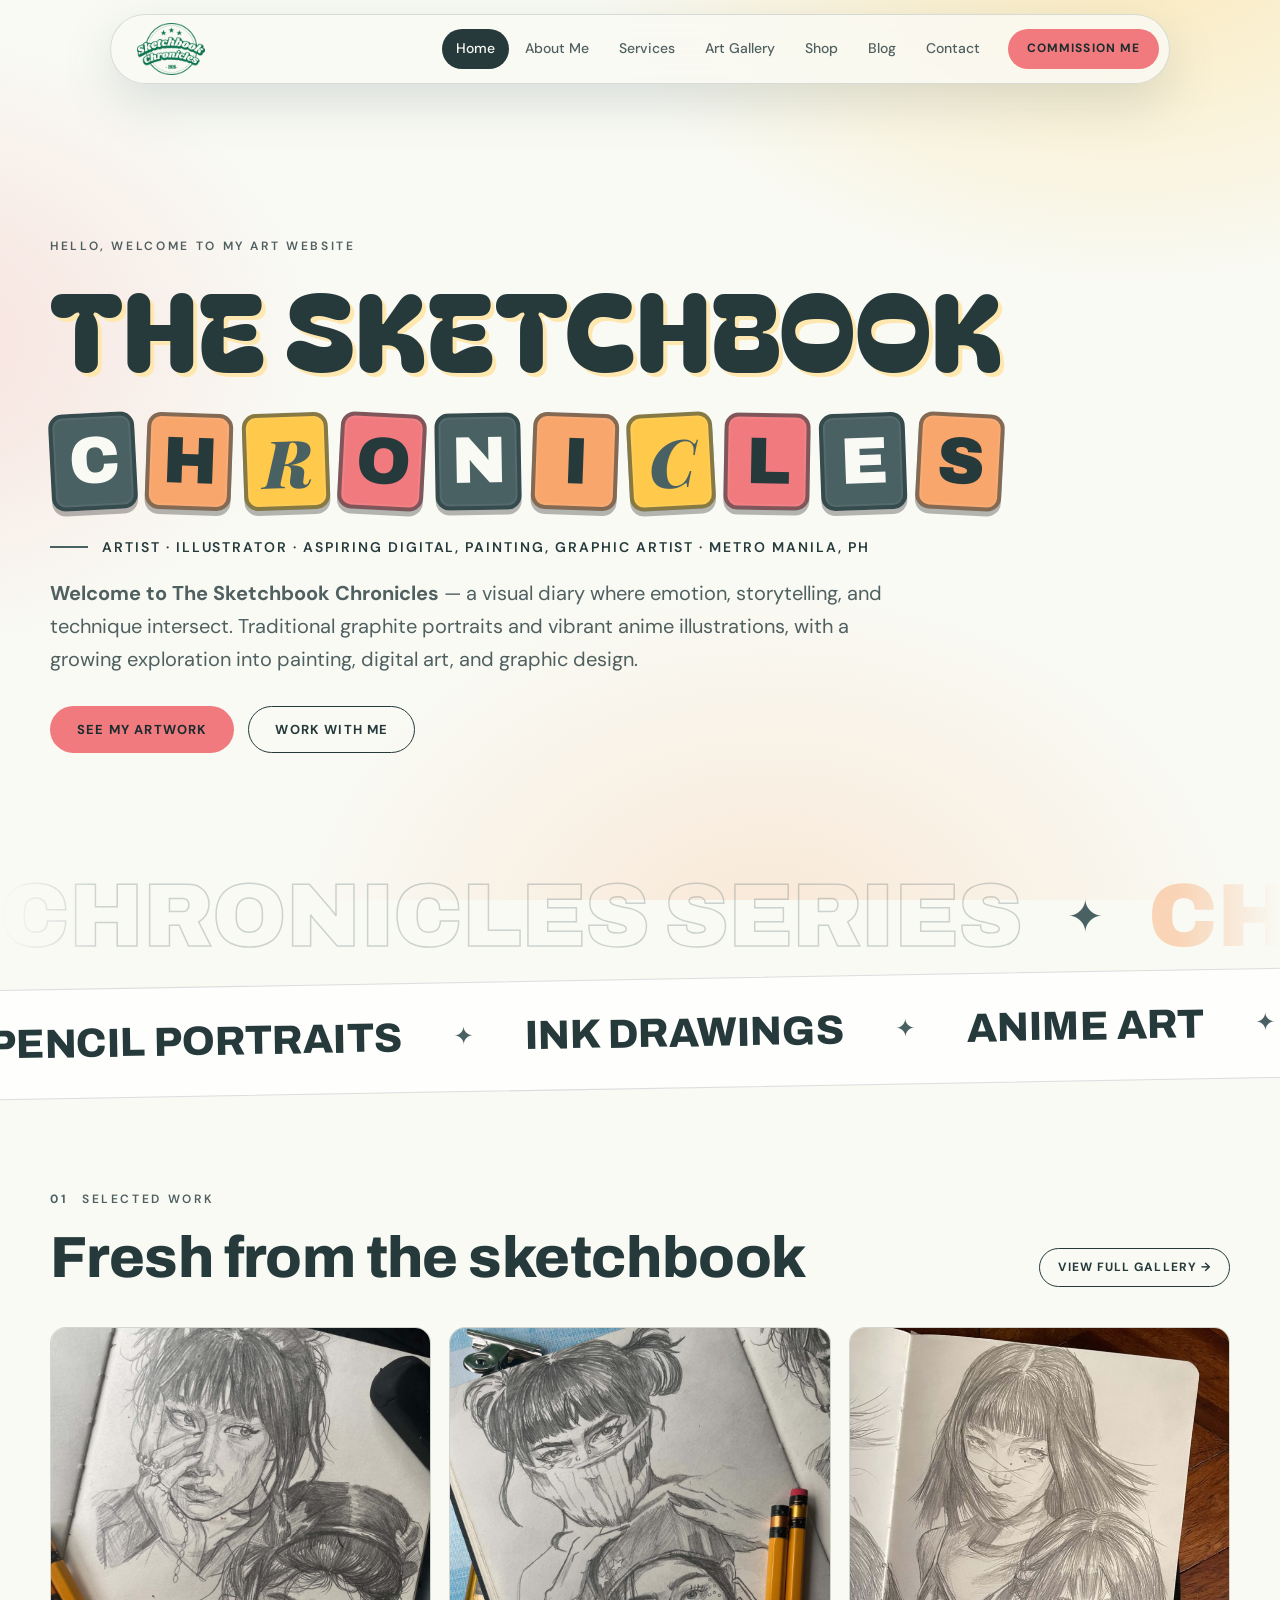
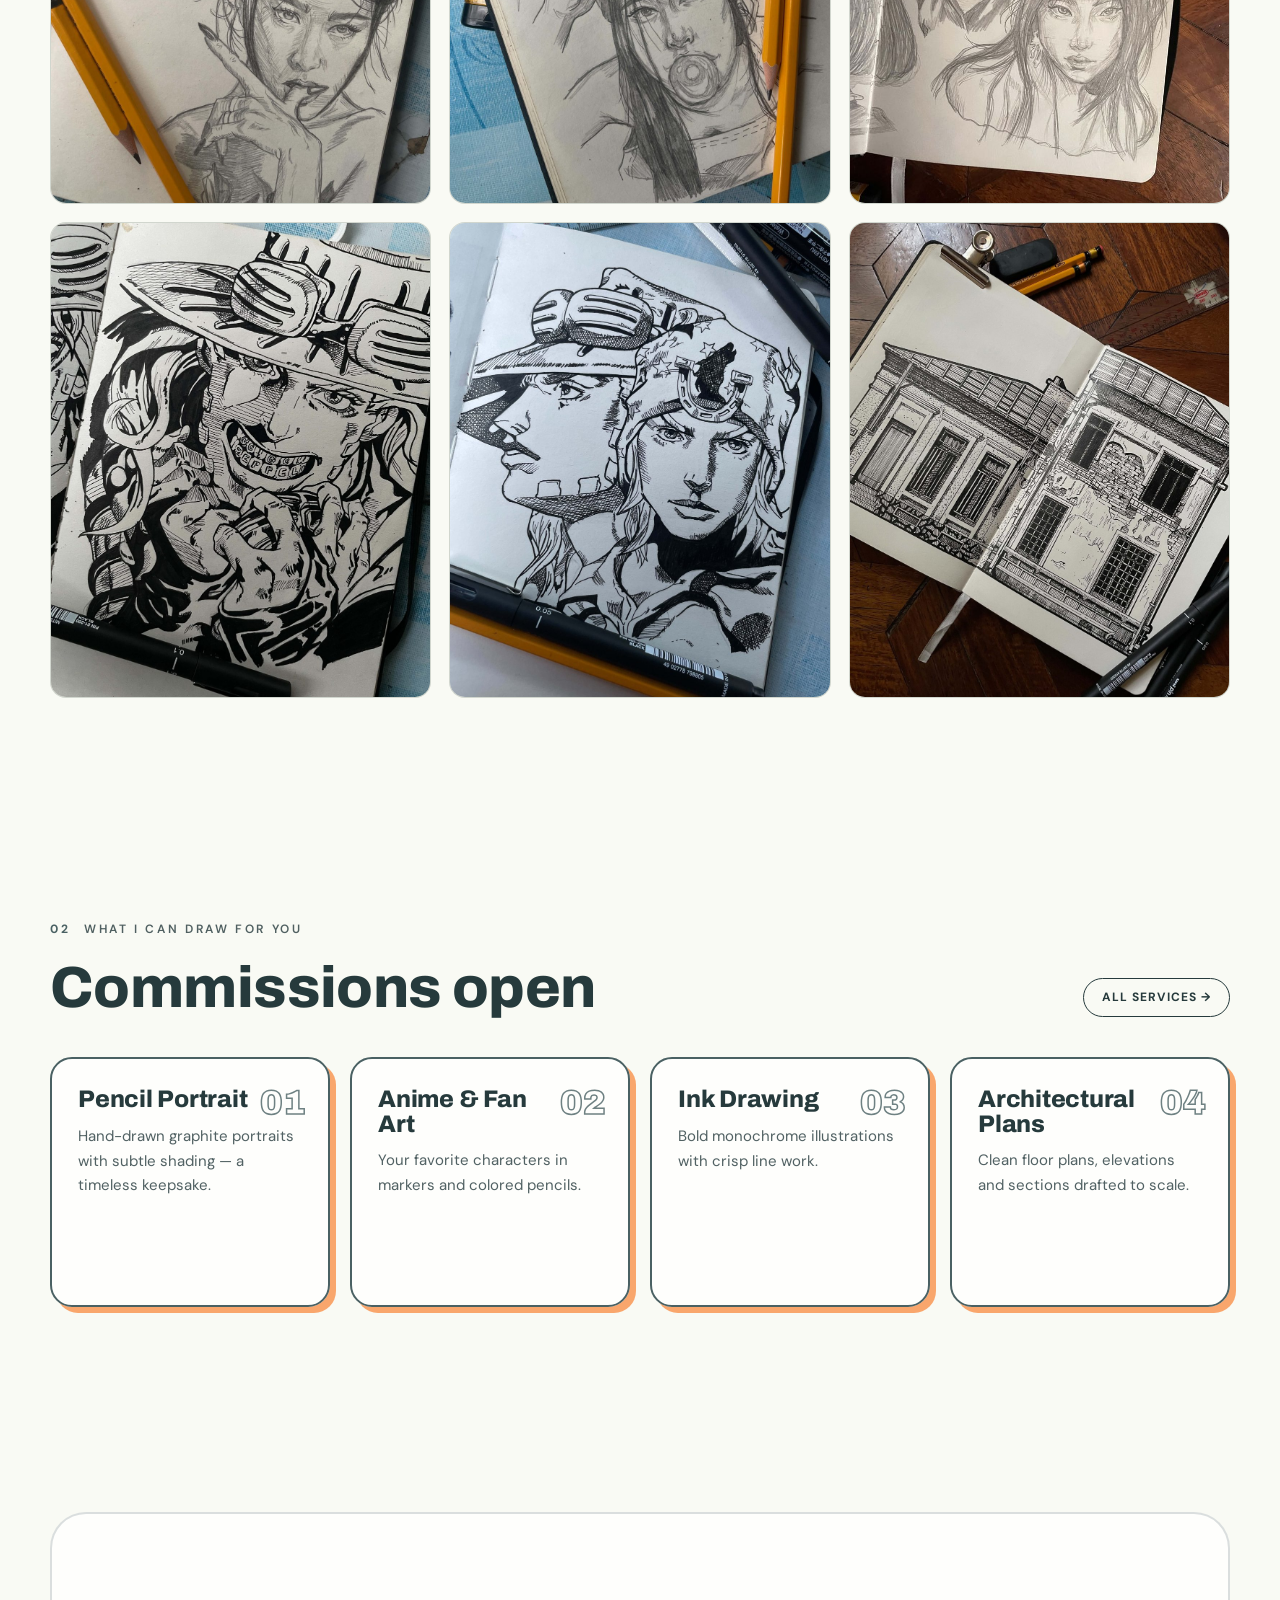
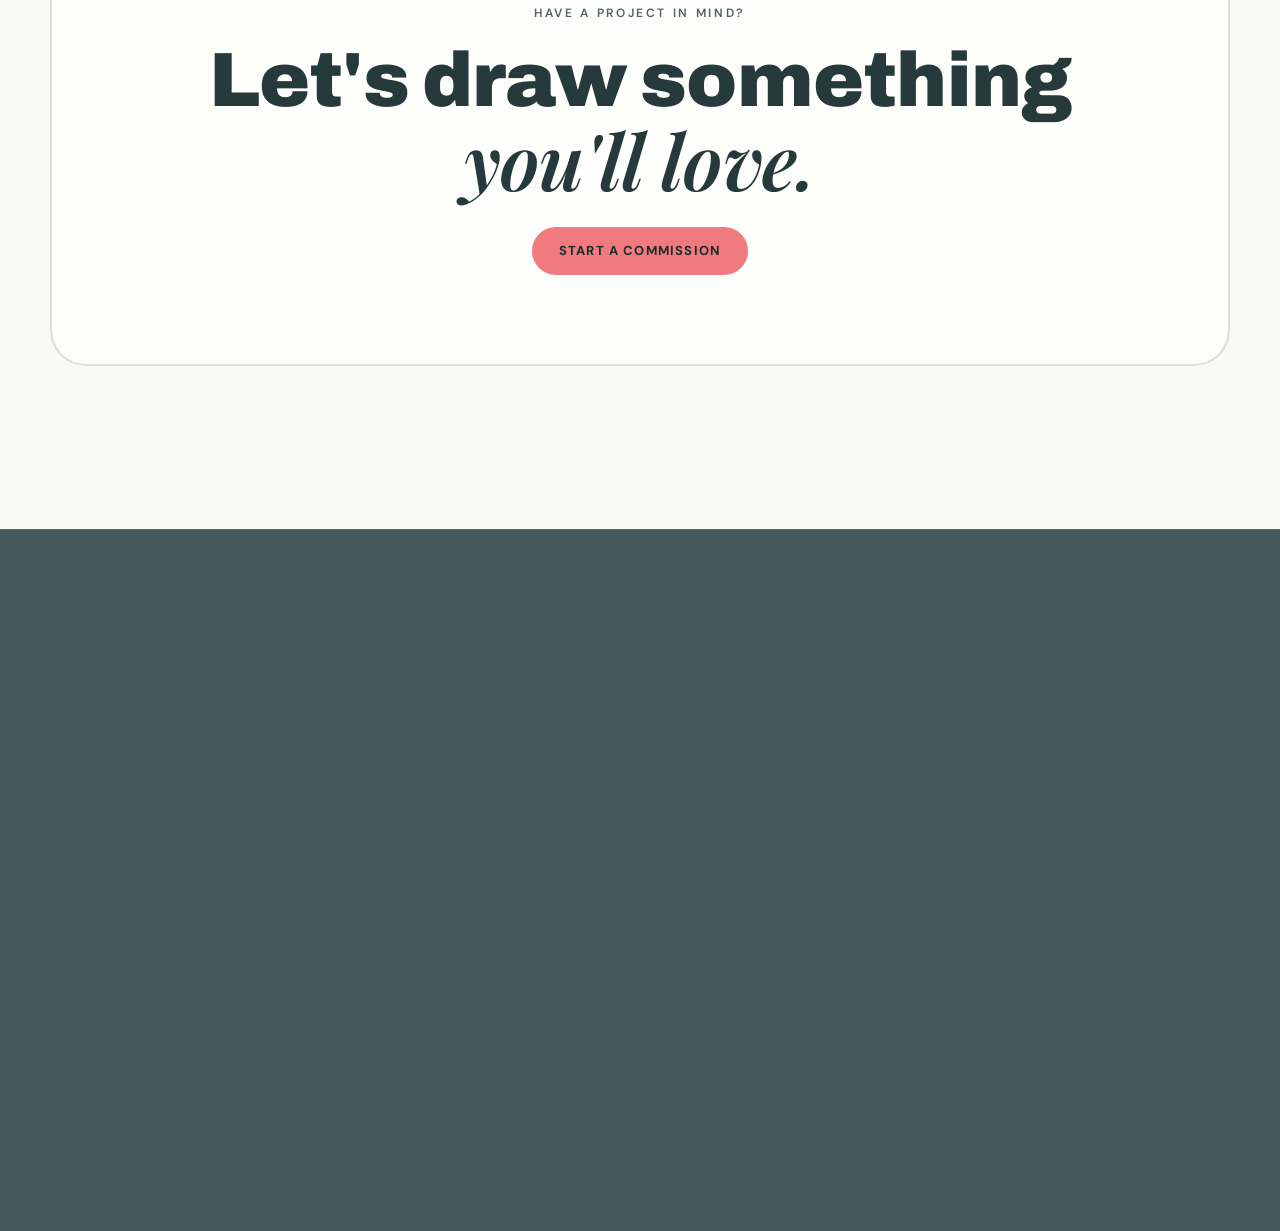
<file: index.html>
<!doctype html>
<html lang="en">

<head>
  <meta charset="utf-8">
  <meta name="viewport" content="width=device-width, initial-scale=1">
  <title>The Sketchbook Chronicles — Artist & Illustrator</title>
  <meta name="description"
    content="Pencil portraits, ink drawings, anime and fan art, paintings and graphic design by Lean Miguel Marquez. Commissions open.">
  <meta name="theme-color" content="#F9FAF4">
  <meta name="color-scheme" content="light">
  <link rel="icon" type="image/svg+xml" href="assets/icons/favicon.svg">
  <link rel="icon" type="image/png" sizes="32x32" href="assets/icons/favicon-32.png">
  <link rel="apple-touch-icon" href="assets/icons/apple-touch-icon.png">
  <link rel="manifest" href="site.webmanifest">
  <meta property="og:title" content="The Sketchbook Chronicles — Artist & Illustrator">
  <meta property="og:description"
    content="Pencil portraits, ink drawings, anime and fan art, paintings and graphic design by Lean Miguel Marquez. Commissions open.">
  <meta property="og:type" content="website">
  <link rel="canonical" href="https://sketchchroniclesv2.vercel.app/">
  <meta property="og:image" content="https://sketchchroniclesv2.vercel.app/assets/brand/og-card.png">
  <meta property="og:site_name" content="The Sketchbook Chronicles">
  <meta name="twitter:card" content="summary_large_image">
  <link rel="preconnect" href="https://fonts.googleapis.com">
  <link rel="preconnect" href="https://fonts.gstatic.com" crossorigin>
  <link
    href="https://fonts.googleapis.com/css2?family=Archivo:wght@500;700;800;900&family=DM+Sans:wght@400;500;600;700&family=Playfair+Display:ital,wght@1,600&family=Bagel+Fat+One&display=swap"
    rel="stylesheet">
  <link rel="stylesheet" href="css/style.css">
</head>

<body>
  <a class="skip" href="#main">Skip to content</a>
  <div class="nav-shell">
    <nav class="nav" aria-label="Main">
      <a class="logo" href="index.html" aria-label="The Sketchbook Chronicles — Home"><img src="assets/brand/logo.png"
          alt="The Sketchbook Chronicles" width="68" height="52"></a>
      <div class="nav-links"><a href="index.html" aria-current="page">Home</a><a href="about.html">About Me</a><a
          href="services.html">Services</a><a href="gallery.html">Art Gallery</a><a href="shop.html">Shop</a><a
          href="blog.html">Blog</a><a href="contact.html">Contact</a></div>
      <a class="btn sm" href="contact.html">Commission me</a>
      <button class="icon-btn burger" type="button" aria-label="Menu" aria-expanded="false"><svg viewBox="0 0 24 24"
          fill="none" stroke="currentColor" stroke-width="2" stroke-linecap="round">
          <path d="M4 7h16M4 12h16M4 17h16" />
        </svg></button>
    </nav>
  </div>
  <div class="mobile-panel"><a href="index.html" aria-current="page">Home</a><a href="about.html">About Me</a><a
      href="services.html">Services</a><a href="gallery.html">Art Gallery</a><a href="shop.html">Shop</a><a
      href="blog.html">Blog</a><a href="contact.html">Contact</a><a class="btn" href="contact.html">Commission me</a>
  </div>

  <main id="main">
    <noscript>
      <p class="noscript">Please turn on JavaScript to see the gallery, shop and social feeds.</p>
    </noscript>

    <section class="hero">
      <div class="wrap">
        <div class="hero-grid" style="grid-template-columns:1fr">
          <div>
            <p class="eyebrow">Hello, welcome to my art website</p>
            <h1><span class="sk-title">The Sketchbook</span><br><span class="tiles" role="img"
                aria-label="Chronicles"><span class="t1" style="--r:-3deg;--d:0.0s">C</span><span class="t2"
                  style="--r:2deg;--d:0.25s">H</span><span class="t3" style="--r:-2deg;--d:0.5s">R</span><span
                  class="t4" style="--r:3deg;--d:0.75s">O</span><span class="t1"
                  style="--r:-1deg;--d:1.0s">N</span><span class="t2" style="--r:2deg;--d:1.25s">I</span><span
                  class="t3" style="--r:-3deg;--d:1.5s">C</span><span class="t4"
                  style="--r:1deg;--d:1.75s">L</span><span class="t1" style="--r:-2deg;--d:2.0s">E</span><span
                  class="t2" style="--r:3deg;--d:2.25s">S</span></span></h1>
            <p class="tagline">Artist · Illustrator · Aspiring Digital, Painting, Graphic Artist · Metro Manila, PH</p>
            <p class="lead"><b>Welcome to The Sketchbook Chronicles</b> — a visual diary where emotion, storytelling,
              and technique intersect. Traditional graphite portraits and vibrant anime illustrations, with a growing
              exploration into painting, digital art, and graphic design.</p>
            <div class="btn-row"><a class="btn" href="gallery.html">See my artwork</a><a class="btn ghost"
                href="contact.html">Work with me</a></div>
          </div>
        </div>
      </div>
      <div class="hero-marquee" role="img" aria-label="Chronicles Series">
        <div class="mq-track" aria-hidden="true"><span>Chronicles Series</span><i>✦</i><span>Chronicles
            Series</span><i>✦</i><span>Chronicles Series</span><i>✦</i><span>Chronicles
            Series</span><i>✦</i><span>Chronicles Series</span><i>✦</i><span>Chronicles Series</span><i>✦</i></div>
      </div>
    </section>

    <div class="marquee" aria-hidden="true">
      <div class="marquee-track">
        <span>Pencil portraits</span><span>Ink drawings</span><span>Anime art</span><span>Fan
          art</span><span>Paintings</span><span>Digital art</span><span>Architectural plans</span><span>Graphic
          design</span>
        <span>Pencil portraits</span><span>Ink drawings</span><span>Anime art</span><span>Fan
          art</span><span>Paintings</span><span>Digital art</span><span>Architectural plans</span><span>Graphic
          design</span>
      </div>
    </div>

    <section>
      <div class="wrap">
        <div class="section-head rv">
          <div>
            <p class="eyebrow"><b>01</b> Selected work</p>
            <h2 class="title">Fresh from the sketchbook</h2>
          </div><a class="btn ghost sm" href="gallery.html">View full gallery →</a>
        </div>
        <div class="masonry rv" id="home-gallery" style="columns:3 260px"></div>
      </div>
    </section>

    <section>
      <div class="wrap">
        <div class="section-head rv">
          <div>
            <p class="eyebrow"><b>02</b> What I can draw for you</p>
            <h2 class="title">Commissions open</h2>
          </div><a class="btn ghost sm" href="services.html">All services →</a>
        </div>
        <div class="grid g4">
          <a class="card rv" href="services.html"><span class="num">01</span>
            <h3>Pencil Portrait</h3>
            <p>Hand-drawn graphite portraits with subtle shading — a timeless keepsake.</p>
          </a>
          <a class="card rv" href="services.html"><span class="num">02</span>
            <h3>Anime &amp; Fan Art</h3>
            <p>Your favorite characters in markers and colored pencils.</p>
          </a>
          <a class="card rv" href="services.html"><span class="num">03</span>
            <h3>Ink Drawing</h3>
            <p>Bold monochrome illustrations with crisp line work.</p>
          </a>
          <a class="card rv" href="services.html"><span class="num">04</span>
            <h3>Architectural Plans</h3>
            <p>Clean floor plans, elevations and sections drafted to scale.</p>
          </a>
        </div>
      </div>
    </section>


    <section>
      <div class="wrap">
        <div class="cta rv">
          <p class="eyebrow">Have a project in mind?</p>
          <h2>Let's draw something<br><span class="serif-it">you'll love.</span></h2>
          <a class="btn" href="contact.html">Start a commission</a>
        </div>
      </div>
    </section>

  </main>

  <footer>
    <div class="wrap">
      <div class="foot-grid">
        <div>
          <h4>Explore</h4>
          <ul>
            <li><a href="index.html">Home</a></li>
            <li><a href="about.html">About Me</a></li>
            <li><a href="services.html">Services</a></li>
            <li><a href="gallery.html">Art Gallery</a></li>
            <li><a href="shop.html">Shop</a></li>
            <li><a href="blog.html">Blog</a></li>
            <li><a href="contact.html">Contact</a></li>
          </ul>
        </div>
        <div>
          <h4>Commissions</h4>
          <ul>
            <li><a href="services.html">Pencil Portrait</a></li>
            <li><a href="services.html">Anime &amp; Fan Art</a></li>
            <li><a href="services.html">Ink Drawing</a></li>
            <li><a href="services.html">Graphic Design</a></li>
            <li><a href="services.html">Architectural Plan Drawings</a></li>
            <li><a href="services.html">Painting and Digital Art (Coming Soon)</a></li>
            <li><a href="shop.html">Posters</a></li>
            <li><a href="shop.html">Prints (coming soon)</a></li>
          </ul>
        </div>
        <div>
          <h4>Follow me</h4>
          <ul id="foot-social"></ul>
        </div>
        <div>
          <h4>Newsletter</h4>
          <form class="news" id="newsletter" novalidate><input type="email" name="email" placeholder="Your email" autocomplete="email"
              aria-label="Your email"><button type="submit" aria-label="Subscribe">→</button></form>
          <div class="foot-contact">
            <h4>Contacts</h4>
            <p>Metro Manila, Philippines</p>
            <p><a href="mailto:leanmarquez0628@yahoo.com">leanmarquez0628@yahoo.com</a></p>
            <p class="phone"><a href="tel:+639213584345">+63 921 358 4345</a></p>
            <p class="phone">WhatsApp &amp; Viber: <a href="https://wa.me/639213584345" target="_blank"
                rel="noopener">WhatsApp</a> · <a href="viber://chat?number=%2B639213584345">Viber</a></p>
          </div>
        </div>
      </div>
      <div class="foot-bottom">
        <nav class="foot-policies" aria-label="Policies"><a href="shipping-policy.html">Shipping Policy</a><a
            href="refund-policy.html">Refund Policy</a><a href="cancellation-policy.html">Cancellation Policy</a><a
            href="terms-of-service.html">Terms of Service</a><a href="privacy-policy.html">Privacy Policy</a></nav>
        <span>© <span class="yr">2026</span> • Miguel Marquez • The Sketchbook Chronicles • All rights
          reserved.</span>
      </div>
    </div>
  </footer>
  <script src="js/icons.js"></script>
  <script src="js/config.js"></script>
  <script src="js/data.js"></script>
  <script src="js/db.js"></script>
  <script src="js/currency.js"></script>
  <script src="js/main.js"></script>
  <script src="js/i18n.js"></script>
  <script src="js/footer.js"></script>
  <script src="js/home.js"></script>
</body>

</html>
</file>
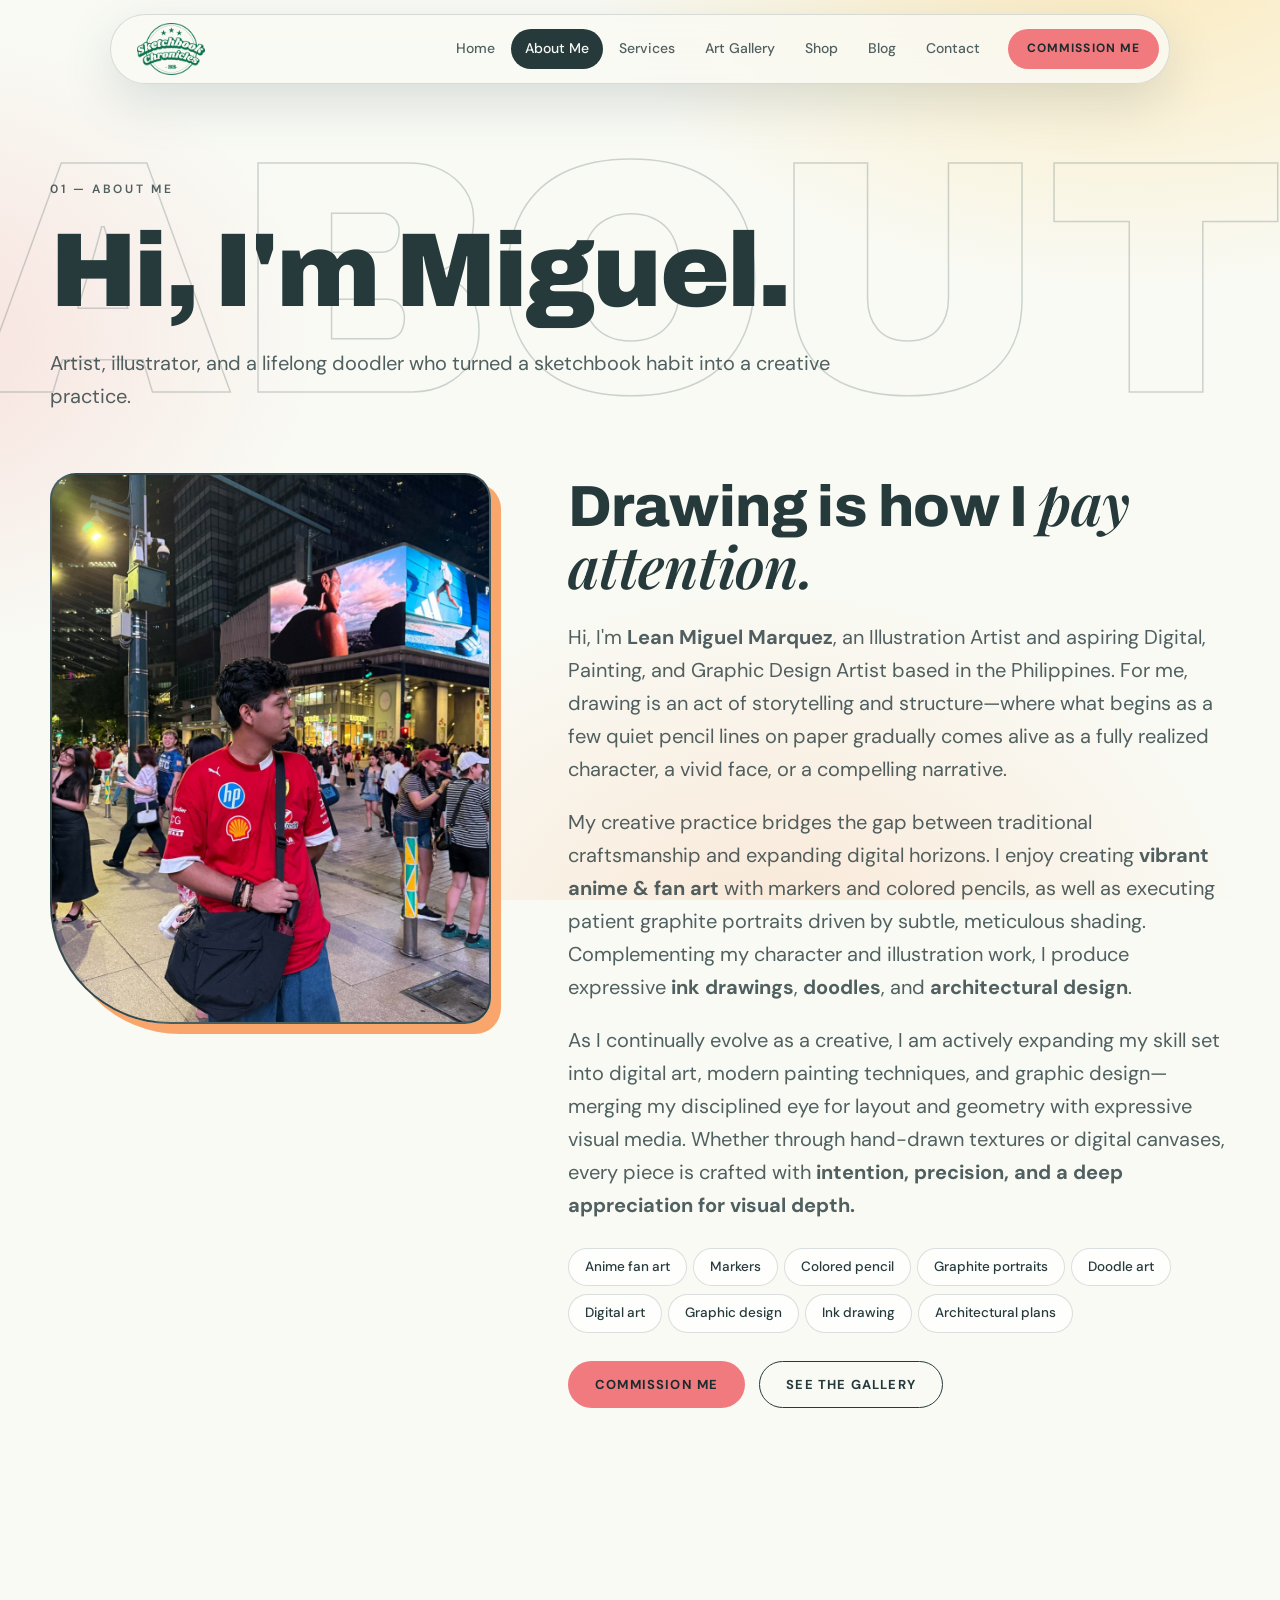
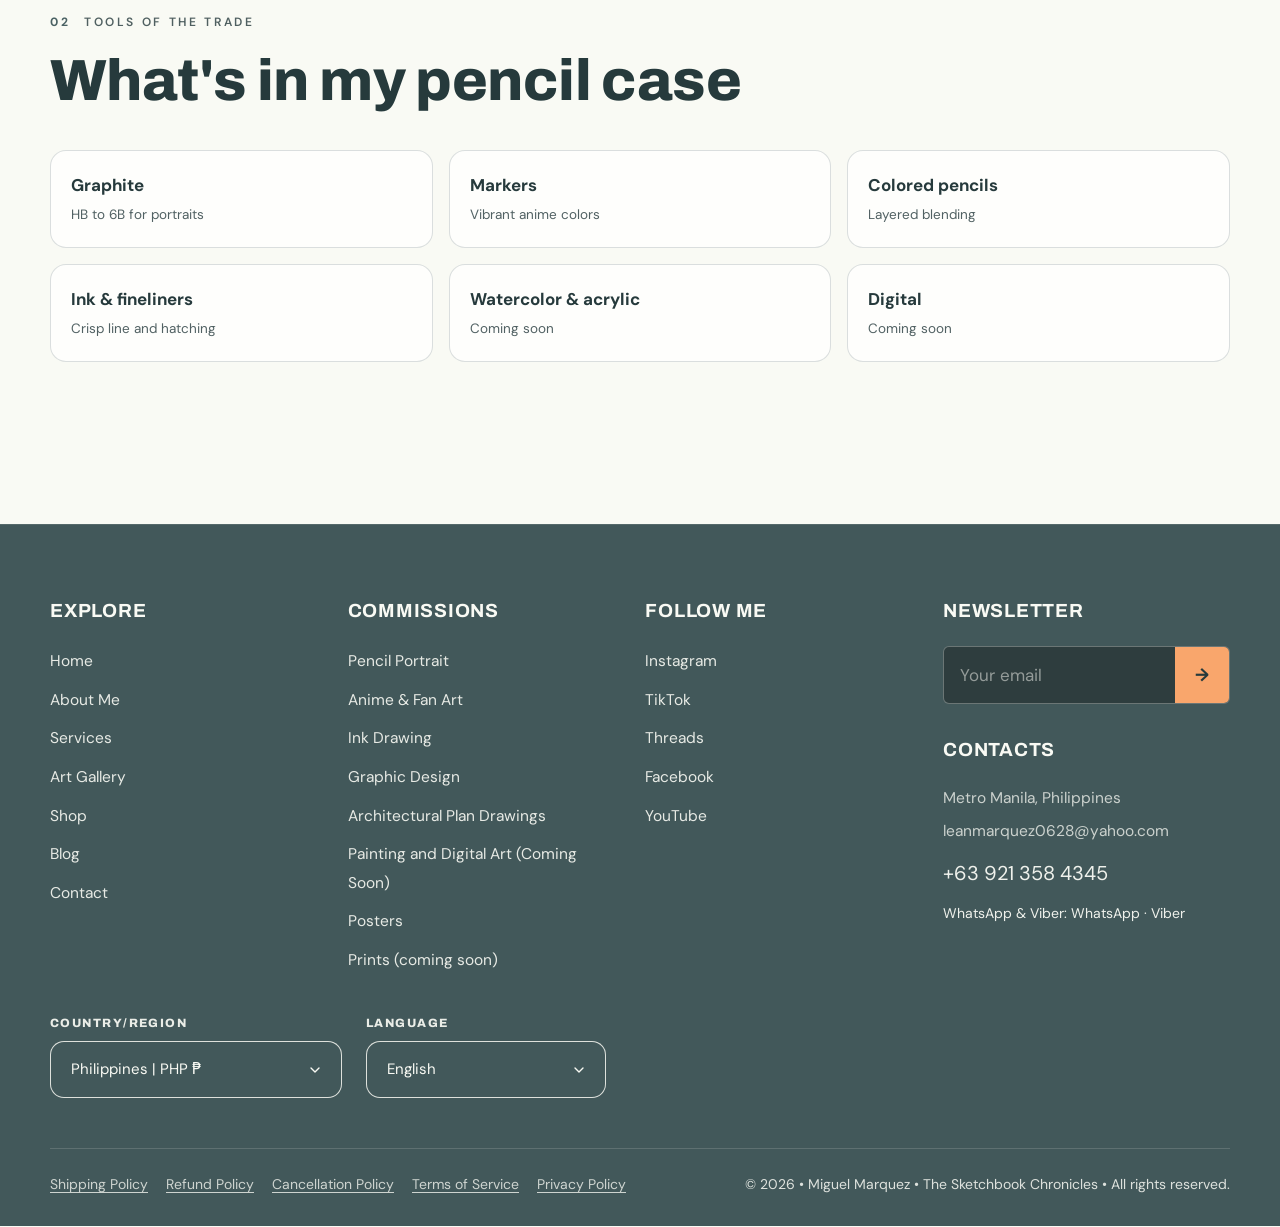
<file: about.html>
<!doctype html>
<html lang="en">

<head>
  <meta charset="utf-8">
  <meta name="viewport" content="width=device-width, initial-scale=1">
  <title>About Me — The Sketchbook Chronicles</title>
  <meta name="description"
    content="Meet Lean Miguel Marquez: artist, illustrator and civil engineering graduate based in Metro Manila.">
  <meta name="theme-color" content="#F9FAF4">
  <meta name="color-scheme" content="light">
  <link rel="icon" type="image/svg+xml" href="assets/icons/favicon.svg">
  <link rel="icon" type="image/png" sizes="32x32" href="assets/icons/favicon-32.png">
  <link rel="apple-touch-icon" href="assets/icons/apple-touch-icon.png">
  <link rel="manifest" href="site.webmanifest">
  <meta property="og:title" content="About Me — The Sketchbook Chronicles">
  <meta property="og:description"
    content="Meet Lean Miguel Marquez: artist, illustrator and civil engineering graduate based in Metro Manila.">
  <meta property="og:type" content="website">
  <link rel="canonical" href="https://sketchchroniclesv2.vercel.app/about.html">
  <meta property="og:image" content="https://sketchchroniclesv2.vercel.app/assets/brand/og-card.png">
  <meta property="og:site_name" content="The Sketchbook Chronicles">
  <meta name="twitter:card" content="summary_large_image">
  <link rel="preconnect" href="https://fonts.googleapis.com">
  <link rel="preconnect" href="https://fonts.gstatic.com" crossorigin>
  <link
    href="https://fonts.googleapis.com/css2?family=Archivo:wght@500;700;800;900&family=DM+Sans:wght@400;500;600;700&family=Playfair+Display:ital,wght@1,600&family=Bagel+Fat+One&display=swap"
    rel="stylesheet">
  <link rel="stylesheet" href="css/style.css">
</head>

<body>
  <a class="skip" href="#main">Skip to content</a>
  <div class="nav-shell">
    <nav class="nav" aria-label="Main">
      <a class="logo" href="index.html" aria-label="The Sketchbook Chronicles — Home"><img src="assets/brand/logo.png"
          alt="The Sketchbook Chronicles" width="68" height="52"></a>
      <div class="nav-links"><a href="index.html">Home</a><a href="about.html" aria-current="page">About Me</a><a
          href="services.html">Services</a><a href="gallery.html">Art Gallery</a><a href="shop.html">Shop</a><a
          href="blog.html">Blog</a><a href="contact.html">Contact</a></div>
      <a class="btn sm" href="contact.html">Commission me</a>
      <button class="icon-btn burger" type="button" aria-label="Menu" aria-expanded="false"><svg viewBox="0 0 24 24"
          fill="none" stroke="currentColor" stroke-width="2" stroke-linecap="round">
          <path d="M4 7h16M4 12h16M4 17h16" />
        </svg></button>
    </nav>
  </div>
  <div class="mobile-panel"><a href="index.html">Home</a><a href="about.html" aria-current="page">About Me</a><a
      href="services.html">Services</a><a href="gallery.html">Art Gallery</a><a href="shop.html">Shop</a><a
      href="blog.html">Blog</a><a href="contact.html">Contact</a><a class="btn" href="contact.html">Commission me</a>
  </div>

  <main id="main">
    <noscript>
      <p class="noscript">Please turn on JavaScript to see the gallery, shop and social feeds.</p>
    </noscript>
    <section class="page-head">
      <div class="wrap">
        <span class="ghost-word" aria-hidden="true">ABOUT</span>
        <p class="eyebrow rv">01 — About me</p>
        <h1 class="display rv">Hi, I'm Miguel.</h1>
        <p class="lead rv">Artist, illustrator, and a lifelong doodler who turned a sketchbook habit into a creative
          practice.</p>
      </div>
    </section>
    <section style="padding-top:30px">
      <div class="wrap about-grid">
        <div class="rv">
          <div class="portrait"><span class="initials">LM.</span><img src="assets/about/me.jpg"
              alt="Portrait of Lean Miguel Marquez" style="object-position:50% 35%" data-hide-on-error></div>
        </div>
        <div class="rv">
          <h2 class="title" style="margin-bottom:22px">Drawing is how I <span class="serif-it">pay attention.</span>
          </h2>
          <p class="lead" style="max-width:none">Hi, I'm <b>Lean Miguel Marquez</b>, an Illustration Artist and aspiring
            Digital, Painting, and Graphic Design Artist based in the Philippines. For me, drawing is an act of
            storytelling and structure—where what begins as a few quiet pencil lines on paper gradually comes alive as a
            fully realized character, a vivid face, or a compelling narrative.</p>
          <p class="lead" style="max-width:none">My creative practice bridges the gap between traditional craftsmanship
            and expanding digital horizons. I enjoy creating <b>vibrant anime &amp; fan art</b> with markers and colored
            pencils, as well as executing patient graphite portraits driven by subtle, meticulous shading. Complementing
            my character and illustration work, I produce expressive <b>ink drawings</b>, <b>doodles</b>, and
            <b>architectural design</b>.</p>
          <p class="lead" style="max-width:none">As I continually evolve as a creative, I am actively expanding my skill
            set into digital art, modern painting techniques, and graphic design—merging my disciplined eye for layout
            and geometry with expressive visual media. Whether through hand-drawn textures or digital canvases, every
            piece is crafted with <b>intention, precision, and a deep appreciation for visual depth.</b></p>
          <p style="margin-top:26px"><span class="chip">Anime fan art</span><span class="chip">Markers</span><span
              class="chip">Colored pencil</span><span class="chip">Graphite portraits</span><span class="chip">Doodle
              art</span><span class="chip">Digital art</span><span class="chip">Graphic design</span><span
              class="chip">Ink drawing</span><span class="chip">Architectural plans</span></p>
          <div class="btn-row" style="margin-top:20px"><a class="btn" href="contact.html">Commission me</a><a
              class="btn ghost" href="gallery.html">See the gallery</a></div>
        </div>
      </div>
    </section>


    <section>
      <div class="wrap">
        <div class="section-head rv">
          <div>
            <p class="eyebrow"><b>02</b> Tools of the trade</p>
            <h2 class="title">What's in my pencil case</h2>
          </div>
        </div>
        <div class="tools">
          <div class="tool rv"><b>Graphite</b><span>HB to 6B for portraits</span></div>
          <div class="tool rv"><b>Markers</b><span>Vibrant anime colors</span></div>
          <div class="tool rv"><b>Colored pencils</b><span>Layered blending</span></div>
          <div class="tool rv"><b>Ink &amp; fineliners</b><span>Crisp line and hatching</span></div>
          <div class="tool rv"><b>Watercolor &amp; acrylic</b><span>Coming soon</span></div>
          <div class="tool rv"><b>Digital</b><span>Coming soon</span></div>
        </div>
      </div>
    </section>

  </main>

  <footer>
    <div class="wrap">
      <div class="foot-grid">
        <div>
          <h4>Explore</h4>
          <ul>
            <li><a href="index.html">Home</a></li>
            <li><a href="about.html">About Me</a></li>
            <li><a href="services.html">Services</a></li>
            <li><a href="gallery.html">Art Gallery</a></li>
            <li><a href="shop.html">Shop</a></li>
            <li><a href="blog.html">Blog</a></li>
            <li><a href="contact.html">Contact</a></li>
          </ul>
        </div>
        <div>
          <h4>Commissions</h4>
          <ul>
            <li><a href="services.html">Pencil Portrait</a></li>
            <li><a href="services.html">Anime &amp; Fan Art</a></li>
            <li><a href="services.html">Ink Drawing</a></li>
            <li><a href="services.html">Graphic Design</a></li>
            <li><a href="services.html">Architectural Plan Drawings</a></li>
            <li><a href="services.html">Painting and Digital Art (Coming Soon)</a></li>
            <li><a href="shop.html">Posters</a></li>
            <li><a href="shop.html">Prints (coming soon)</a></li>
          </ul>
        </div>
        <div>
          <h4>Follow me</h4>
          <ul id="foot-social"></ul>
        </div>
        <div>
          <h4>Newsletter</h4>
          <form class="news" id="newsletter" novalidate><input type="email" name="email" placeholder="Your email" autocomplete="email"
              aria-label="Your email"><button type="submit" aria-label="Subscribe">→</button></form>
          <div class="foot-contact">
            <h4>Contacts</h4>
            <p>Metro Manila, Philippines</p>
            <p><a href="mailto:leanmarquez0628@yahoo.com">leanmarquez0628@yahoo.com</a></p>
            <p class="phone"><a href="tel:+639213584345">+63 921 358 4345</a></p>
            <p class="phone">WhatsApp &amp; Viber: <a href="https://wa.me/639213584345" target="_blank"
                rel="noopener">WhatsApp</a> · <a href="viber://chat?number=%2B639213584345">Viber</a></p>
          </div>
        </div>
      </div>
      <div class="foot-bottom">
        <nav class="foot-policies" aria-label="Policies"><a href="shipping-policy.html">Shipping Policy</a><a
            href="refund-policy.html">Refund Policy</a><a href="cancellation-policy.html">Cancellation Policy</a><a
            href="terms-of-service.html">Terms of Service</a><a href="privacy-policy.html">Privacy Policy</a></nav>
        <span>© <span class="yr">2026</span> • Miguel Marquez • The Sketchbook Chronicles • All rights
          reserved.</span>
      </div>
    </div>
  </footer>
  <script src="js/icons.js"></script>
  <script src="js/config.js"></script>
  <script src="js/data.js"></script>
  <script src="js/db.js"></script>
  <script src="js/currency.js"></script>
  <script src="js/main.js"></script>
  <script src="js/i18n.js"></script>
  <script src="js/footer.js"></script>

</body>

</html>
</file>
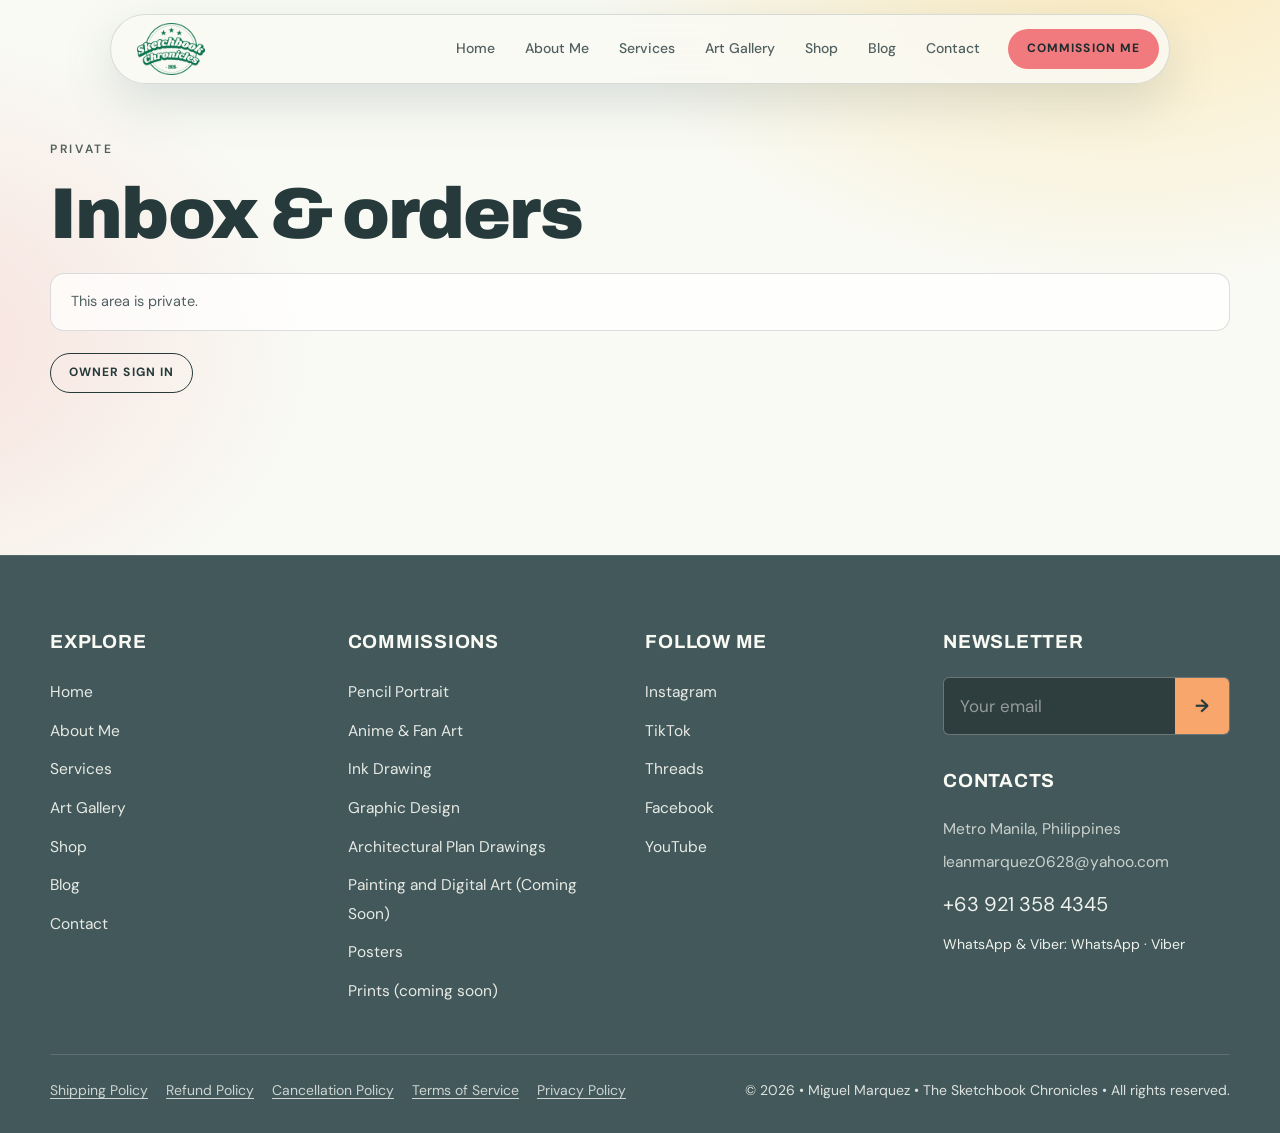
<file: admin.html>
<!doctype html>
<html lang="en">

<head>
  <meta charset="utf-8">
  <meta name="robots" content="noindex,nofollow">
  <meta name="viewport" content="width=device-width, initial-scale=1">
  <title>Admin — The Sketchbook Chronicles</title>
  <meta name="description" content="Private viewer for messages, orders and subscribers.">
  <meta name="theme-color" content="#F9FAF4">
  <meta name="color-scheme" content="light">
  <link rel="icon" type="image/svg+xml" href="assets/icons/favicon.svg">
  <link rel="icon" type="image/png" sizes="32x32" href="assets/icons/favicon-32.png">
  <link rel="apple-touch-icon" href="assets/icons/apple-touch-icon.png">
  <link rel="manifest" href="site.webmanifest">
  <meta property="og:title" content="Admin — The Sketchbook Chronicles">
  <meta property="og:description" content="Private viewer for messages, orders and subscribers.">
  <meta property="og:type" content="website">
  <link rel="preconnect" href="https://fonts.googleapis.com">
  <link rel="preconnect" href="https://fonts.gstatic.com" crossorigin>
  <link
    href="https://fonts.googleapis.com/css2?family=Archivo:wght@500;700;800;900&family=DM+Sans:wght@400;500;600;700&family=Playfair+Display:ital,wght@1,600&family=Bagel+Fat+One&display=swap"
    rel="stylesheet">
  <link rel="stylesheet" href="css/style.css">
</head>

<body>
  <a class="skip" href="#main">Skip to content</a>
  <div class="nav-shell">
    <nav class="nav" aria-label="Main">
      <a class="logo" href="index.html" aria-label="The Sketchbook Chronicles — Home"><img src="assets/brand/logo.png"
          alt="The Sketchbook Chronicles" width="68" height="52"></a>
      <div class="nav-links"><a href="index.html">Home</a><a href="about.html">About Me</a><a
          href="services.html">Services</a><a href="gallery.html">Art Gallery</a><a href="shop.html">Shop</a><a
          href="blog.html">Blog</a><a href="contact.html">Contact</a></div>
      <a class="btn sm" href="contact.html">Commission me</a>
      <button class="icon-btn burger" type="button" aria-label="Menu" aria-expanded="false"><svg viewBox="0 0 24 24"
          fill="none" stroke="currentColor" stroke-width="2" stroke-linecap="round">
          <path d="M4 7h16M4 12h16M4 17h16" />
        </svg></button>
    </nav>
  </div>
  <div class="mobile-panel"><a href="index.html">Home</a><a href="about.html">About Me</a><a
      href="services.html">Services</a><a href="gallery.html">Art Gallery</a><a href="shop.html">Shop</a><a
      href="blog.html">Blog</a><a href="contact.html">Contact</a><a class="btn" href="contact.html">Commission me</a>
  </div>

  <main id="main">
    <noscript>
      <p class="noscript">Please turn on JavaScript to see the gallery, shop and social feeds.</p>
    </noscript>

    <section style="padding-top:20px">
      <div class="wrap">
        <p class="eyebrow">Private</p>
        <h1 class="display" style="font-size:clamp(38px,6vw,72px)">Inbox &amp; orders</h1>
        <p class="note" id="admin-status" style="margin:22px 0"></p>
        <button class="btn ghost sm" id="show-login" type="button" style="display:none">Owner sign in</button>
        <form id="login" style="display:none;max-width:420px" novalidate>
          <div class="field"><label for="a-email">Admin email</label><input id="a-email" name="email" type="email"
              required autocomplete="username"></div>
          <div class="field"><label for="a-pass">Password</label><input id="a-pass" name="password" type="password"
              required autocomplete="current-password"></div>
          <button class="btn" type="submit">Sign in</button>
        </form>
        <div id="admin-main">
          <div class="tabs" id="admin-tabs" role="tablist">
            <button type="button" class="tab" aria-selected="true" data-t="messages">Messages</button><button
              type="button" class="tab" aria-selected="false" data-t="orders">Orders</button><button type="button"
              class="tab" aria-selected="false" data-t="subscribers">Subscribers</button><button type="button"
              class="tab" aria-selected="false" data-t="gallery_items">Gallery</button>
            <span style="flex:1"></span><button class="btn sm ghost" id="export" type="button">Export
              CSV</button><button class="btn sm ghost" id="clear" type="button">Clear local</button>
          </div>
          <div class="admin-stats" id="admin-stats"></div>
          <form id="gallery-form" class="admin-form" style="display:none" novalidate>
            <h3>Add an artwork</h3>
            <div class="af-grid">
              <div class="field"><label for="g-title">Title <i>*</i></label><input type="text" id="g-title" name="title"
                  required></div>
              <div class="field"><label for="g-cat">Category</label><select id="g-cat" name="category">
                  <option value="portrait">Portrait</option>
                  <option value="ink">Ink drawing</option>
                  <option value="graphic">Graphic design</option>
                  <option value="painting">Painting</option>
                </select></div>
              <div class="field"><label for="g-medium">Medium</label><input type="text" id="g-medium" name="medium"
                  placeholder="Graphite on paper"></div>
              <div class="field"><label for="g-year">Year</label><input id="g-year" name="year" type="number" min="1990"
                  max="2100"></div>
              <div class="field af-wide"><label for="g-url">Image link <i>*</i></label><input type="text" id="g-url"
                  name="image_url" required
                  placeholder="https://… (upload to the Supabase 'artworks' bucket and paste the public link)"></div>
            </div>
            <button class="btn sm" type="submit">Add to gallery</button>
          </form>
          <div id="admin-out"></div>
        </div>
      </div>
    </section>

  </main>

  <footer>
    <div class="wrap">
      <div class="foot-grid">
        <div>
          <h4>Explore</h4>
          <ul>
            <li><a href="index.html">Home</a></li>
            <li><a href="about.html">About Me</a></li>
            <li><a href="services.html">Services</a></li>
            <li><a href="gallery.html">Art Gallery</a></li>
            <li><a href="shop.html">Shop</a></li>
            <li><a href="blog.html">Blog</a></li>
            <li><a href="contact.html">Contact</a></li>
          </ul>
        </div>
        <div>
          <h4>Commissions</h4>
          <ul>
            <li><a href="services.html">Pencil Portrait</a></li>
            <li><a href="services.html">Anime &amp; Fan Art</a></li>
            <li><a href="services.html">Ink Drawing</a></li>
            <li><a href="services.html">Graphic Design</a></li>
            <li><a href="services.html">Architectural Plan Drawings</a></li>
            <li><a href="services.html">Painting and Digital Art (Coming Soon)</a></li>
            <li><a href="shop.html">Posters</a></li>
            <li><a href="shop.html">Prints (coming soon)</a></li>
          </ul>
        </div>
        <div>
          <h4>Follow me</h4>
          <ul id="foot-social"></ul>
        </div>
        <div>
          <h4>Newsletter</h4>
          <form class="news" id="newsletter" novalidate><input type="email" name="email" placeholder="Your email" autocomplete="email"
              aria-label="Your email"><button type="submit" aria-label="Subscribe">→</button></form>
          <div class="foot-contact">
            <h4>Contacts</h4>
            <p>Metro Manila, Philippines</p>
            <p><a href="mailto:leanmarquez0628@yahoo.com">leanmarquez0628@yahoo.com</a></p>
            <p class="phone"><a href="tel:+639213584345">+63 921 358 4345</a></p>
            <p class="phone">WhatsApp &amp; Viber: <a href="https://wa.me/639213584345" target="_blank"
                rel="noopener">WhatsApp</a> · <a href="viber://chat?number=%2B639213584345">Viber</a></p>
          </div>
        </div>
      </div>
      <div class="foot-bottom">
        <nav class="foot-policies" aria-label="Policies"><a href="shipping-policy.html">Shipping Policy</a><a
            href="refund-policy.html">Refund Policy</a><a href="cancellation-policy.html">Cancellation Policy</a><a
            href="terms-of-service.html">Terms of Service</a><a href="privacy-policy.html">Privacy Policy</a></nav>
        <span>© <span class="yr">2026</span> • Miguel Marquez • The Sketchbook Chronicles • All rights
          reserved.</span>
      </div>
    </div>
  </footer>
  <script src="js/icons.js"></script>
  <script src="js/config.js"></script>
  <script src="js/data.js"></script>
  <script src="js/db.js"></script>
  <script src="js/main.js"></script>
  <script src="js/footer.js"></script>
  <script src="js/admin.js"></script>
</body>

</html>
</file>
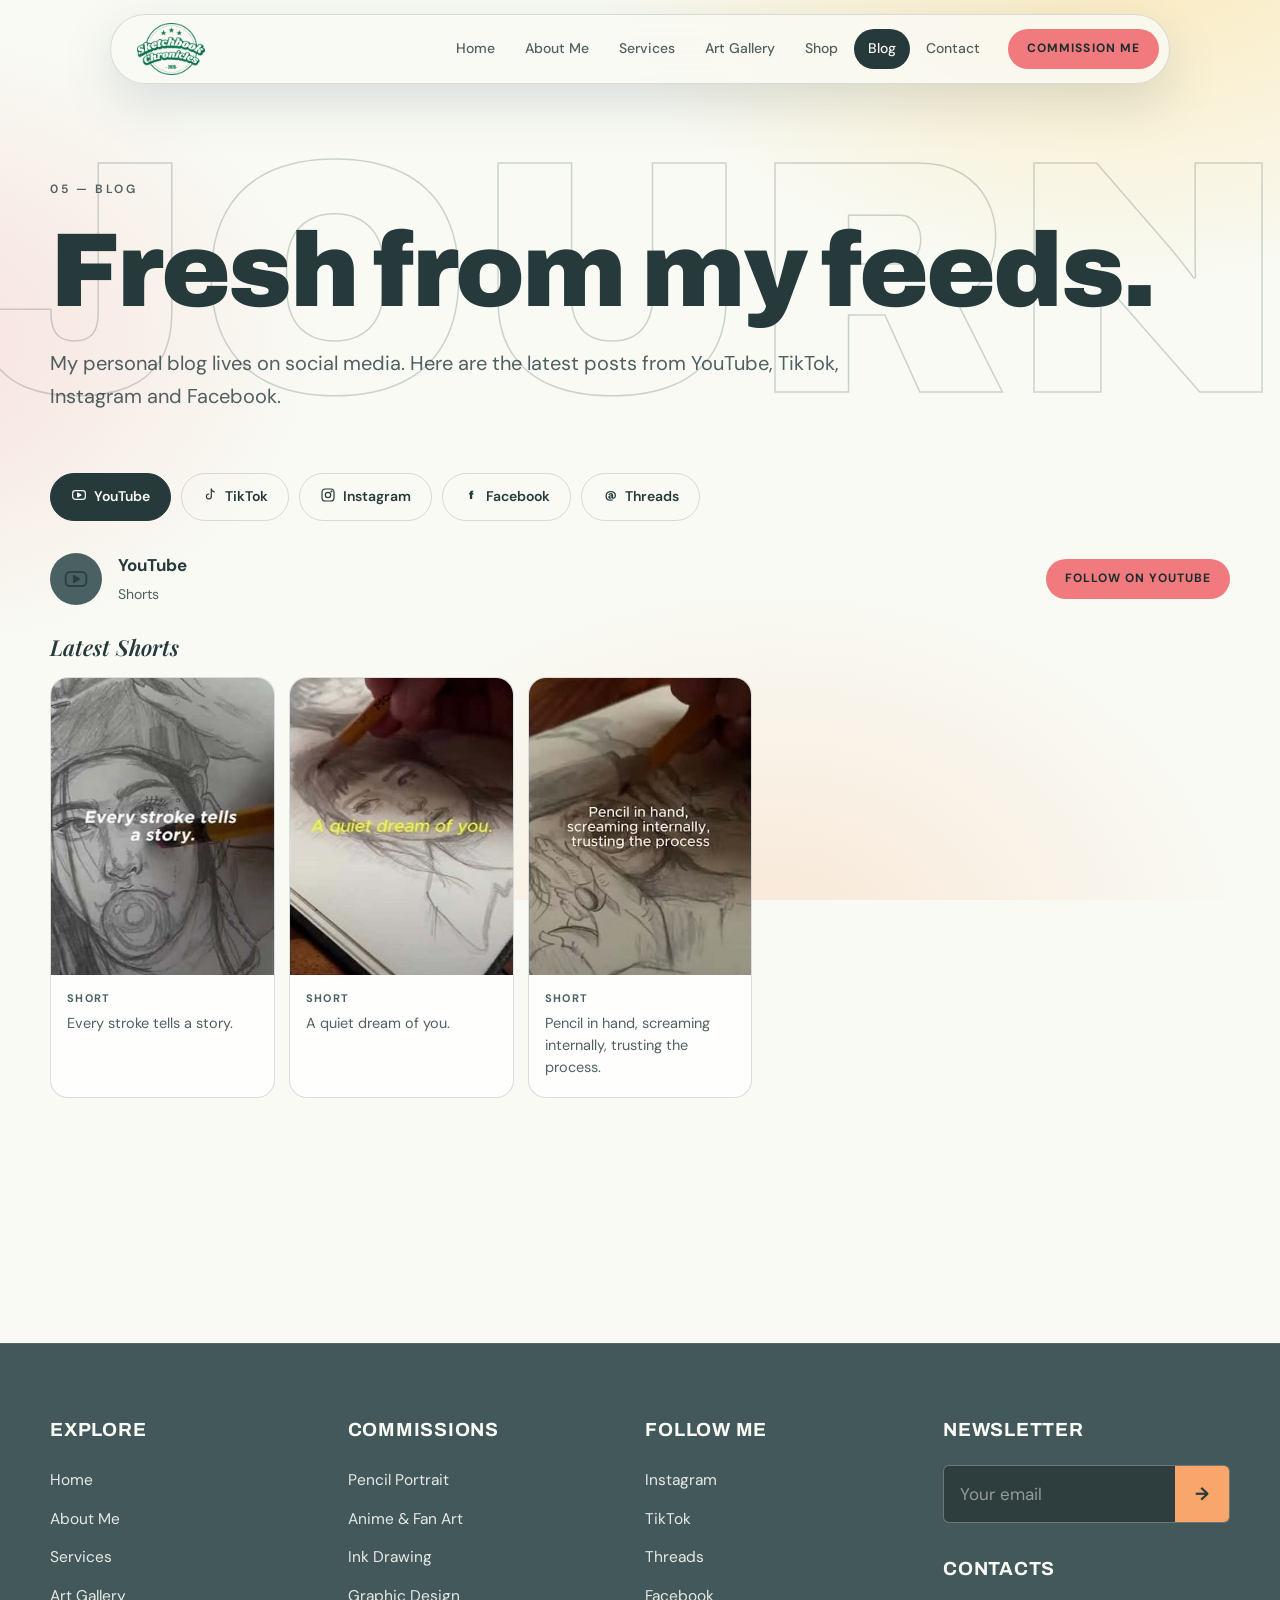
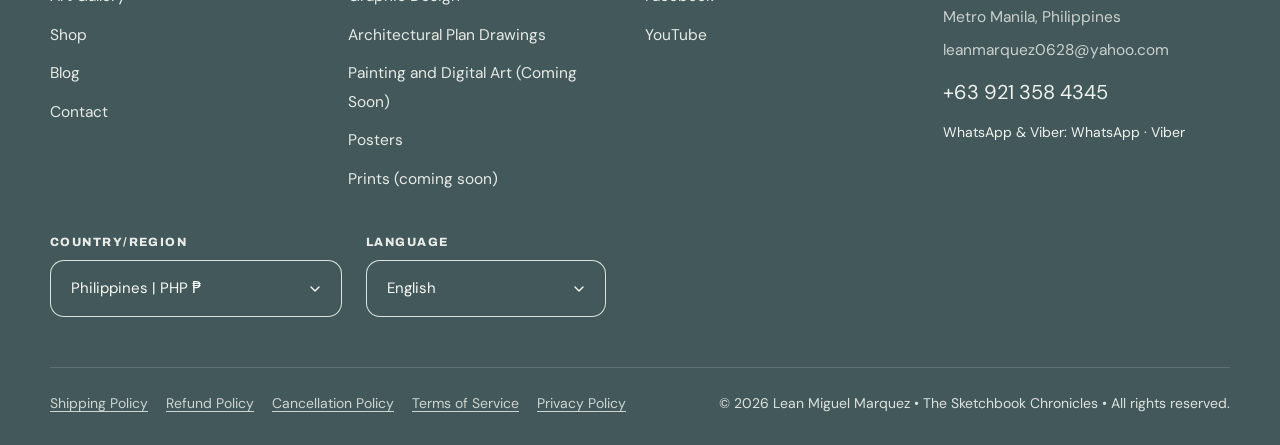
<file: blog.html>
<!doctype html>
<html lang="en">
<head>
<meta charset="utf-8">
<meta name="viewport" content="width=device-width, initial-scale=1">
<title>Blog — The Sketchbook Chronicles</title>
<meta name="description" content="Latest posts from Instagram, TikTok, Facebook and YouTube.">
<meta name="theme-color" content="#F9FAF4"><meta name="color-scheme" content="light">
<link rel="icon" type="image/svg+xml" href="assets/icons/favicon.svg"><link rel="icon" type="image/png" sizes="32x32" href="assets/icons/favicon-32.png"><link rel="apple-touch-icon" href="assets/icons/apple-touch-icon.png"><link rel="manifest" href="site.webmanifest">
<meta property="og:title" content="Blog — The Sketchbook Chronicles"><meta property="og:description" content="Latest posts from Instagram, TikTok, Facebook and YouTube."><meta property="og:type" content="website"><link rel="canonical" href="https://sketchchroniclesv2.vercel.app/blog.html"><meta property="og:image" content="https://sketchchroniclesv2.vercel.app/assets/brand/og-card.png"><meta property="og:site_name" content="The Sketchbook Chronicles"><meta name="twitter:card" content="summary_large_image">
<link rel="preconnect" href="https://fonts.googleapis.com"><link rel="preconnect" href="https://fonts.gstatic.com" crossorigin>
<link href="https://fonts.googleapis.com/css2?family=Archivo:wght@500;700;800;900&family=DM+Sans:wght@400;500;600;700&family=Playfair+Display:ital,wght@1,600&family=Bagel+Fat+One&display=swap" rel="stylesheet">
<link rel="stylesheet" href="css/style.css">
</head>
<body>
<a class="skip" href="#main">Skip to content</a>
<div class="nav-shell"><nav class="nav" aria-label="Main">
  <a class="logo" href="index.html" aria-label="The Sketchbook Chronicles — Home"><img src="assets/brand/logo.png" alt="The Sketchbook Chronicles" width="68" height="52"></a>
  <div class="nav-links"><a href="index.html">Home</a><a href="about.html">About Me</a><a href="services.html">Services</a><a href="gallery.html">Art Gallery</a><a href="shop.html">Shop</a><a href="blog.html" aria-current="page">Blog</a><a href="contact.html">Contact</a></div>
  <a class="btn sm" href="contact.html">Commission me</a>
  <button class="icon-btn burger" type="button" aria-label="Menu" aria-expanded="false"><svg viewBox="0 0 24 24" fill="none" stroke="currentColor" stroke-width="2" stroke-linecap="round"><path d="M4 7h16M4 12h16M4 17h16"/></svg></button>
</nav></div>
<div class="mobile-panel"><a href="index.html">Home</a><a href="about.html">About Me</a><a href="services.html">Services</a><a href="gallery.html">Art Gallery</a><a href="shop.html">Shop</a><a href="blog.html" aria-current="page">Blog</a><a href="contact.html">Contact</a><a class="btn" href="contact.html">Commission me</a></div>

<main id="main">
<noscript><p class="noscript">Please turn on JavaScript to see the gallery, shop and social feeds.</p></noscript>
<section class="page-head"><div class="wrap">
  <span class="ghost-word" aria-hidden="true">JOURNAL</span>
  <p class="eyebrow rv">05 — Blog</p>
  <h1 class="display rv">Fresh from my feeds.</h1>
  <p class="lead rv">My personal blog lives on social media. Here are the latest posts from YouTube, TikTok, Instagram and Facebook.</p>
</div></section>
<section style="padding-top:30px"><div class="wrap">
  <div class="tabs" id="feed-tabs" role="tablist" aria-label="Social platforms" style="margin-top:0"></div>
  <div id="feed"></div>
</div></section>

</main>

<footer>
  <div class="wrap">
    <div class="foot-grid">
      <div><h4>Explore</h4><ul><li><a href="index.html">Home</a></li><li><a href="about.html">About Me</a></li><li><a href="services.html">Services</a></li><li><a href="gallery.html">Art Gallery</a></li><li><a href="shop.html">Shop</a></li><li><a href="blog.html">Blog</a></li><li><a href="contact.html">Contact</a></li></ul></div>
      <div><h4>Commissions</h4><ul>
        <li><a href="services.html">Pencil Portrait</a></li><li><a href="services.html">Anime &amp; Fan Art</a></li><li><a href="services.html">Ink Drawing</a></li>
        <li><a href="services.html">Graphic Design</a></li><li><a href="services.html">Architectural Plan Drawings</a></li><li><a href="services.html">Painting and Digital Art (Coming Soon)</a></li>
        <li><a href="shop.html">Posters</a></li><li><a href="shop.html">Prints (coming soon)</a></li></ul></div>
      <div><h4>Follow me</h4><ul id="foot-social"></ul></div>
      <div>
        <h4>Newsletter</h4>
        <form class="news" id="newsletter" novalidate><input type="email" name="email" placeholder="Your email" autocomplete="email" aria-label="Your email"><button type="submit" aria-label="Subscribe">→</button></form>
        <div class="foot-contact"><h4>Contacts</h4><p>Metro Manila, Philippines</p><p><a href="mailto:leanmarquez0628@yahoo.com">leanmarquez0628@yahoo.com</a></p><p class="phone"><a href="tel:+639213584345">+63 921 358 4345</a></p><p class="phone">WhatsApp &amp; Viber: <a href="https://wa.me/639213584345" target="_blank" rel="noopener">WhatsApp</a> · <a href="viber://chat?number=%2B639213584345">Viber</a></p></div>
      </div>
    </div>
    <div class="foot-bottom"><nav class="foot-policies" aria-label="Policies"><a href="shipping-policy.html">Shipping Policy</a><a href="refund-policy.html">Refund Policy</a><a href="cancellation-policy.html">Cancellation Policy</a><a href="terms-of-service.html">Terms of Service</a><a href="privacy-policy.html">Privacy Policy</a></nav><span>© <span class="yr">2026</span> Lean Miguel Marquez • The Sketchbook Chronicles • All rights reserved.</span></div>
  </div>
</footer>
<script src="js/icons.js"></script><script src="js/config.js"></script><script src="js/data.js"></script><script src="js/db.js"></script><script src="js/currency.js"></script><script src="js/main.js"></script><script src="js/i18n.js"></script>
<script src="js/footer.js"></script>
<script src="js/social-feed.js"></script>
</body>
</html>
</file>
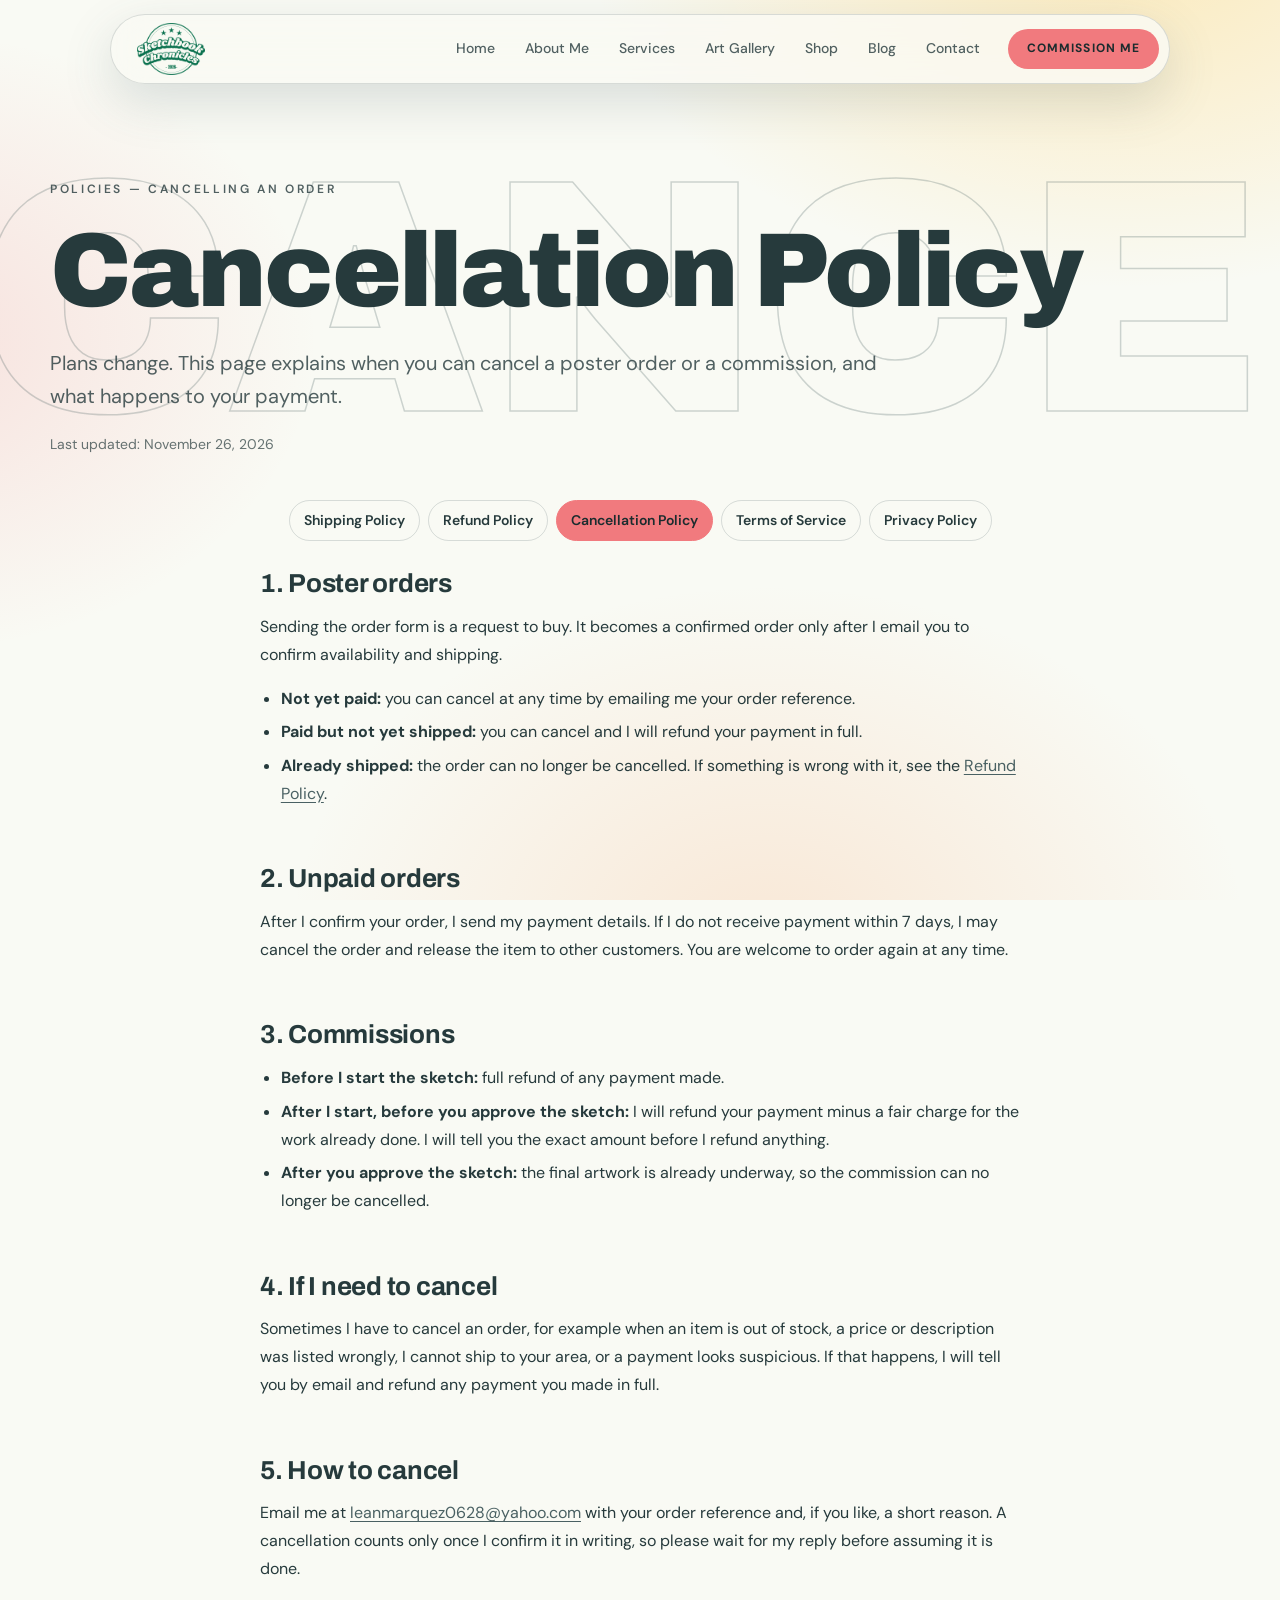
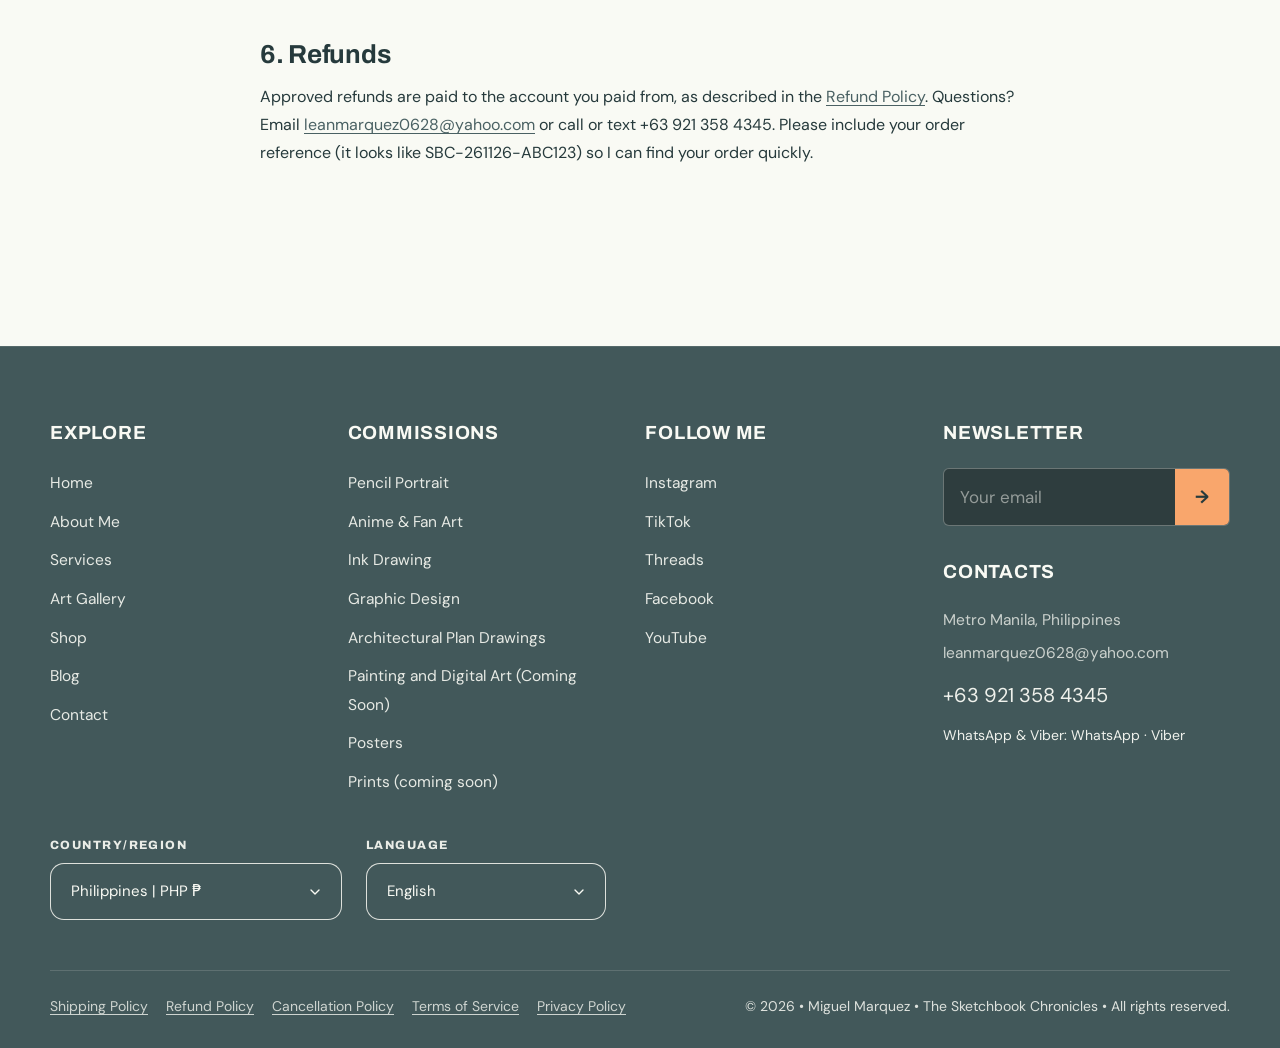
<file: cancellation-policy.html>
<!doctype html>
<html lang="en">

<head>
  <meta charset="utf-8">
  <meta name="viewport" content="width=device-width, initial-scale=1">
  <title>Cancellation Policy — The Sketchbook Chronicles</title>
  <meta name="description" content="When you can cancel a poster order or a commission, and how refunds are handled.">
  <meta name="theme-color" content="#F9FAF4">
  <meta name="color-scheme" content="light">
  <link rel="icon" type="image/svg+xml" href="assets/icons/favicon.svg">
  <link rel="icon" type="image/png" sizes="32x32" href="assets/icons/favicon-32.png">
  <link rel="apple-touch-icon" href="assets/icons/apple-touch-icon.png">
  <link rel="manifest" href="site.webmanifest">
  <meta property="og:title" content="Cancellation Policy — The Sketchbook Chronicles">
  <meta property="og:description"
    content="When you can cancel a poster order or a commission, and how refunds are handled.">
  <meta property="og:type" content="website">
  <link rel="canonical" href="https://sketchchroniclesv2.vercel.app/cancellation-policy.html">
  <meta property="og:image" content="https://sketchchroniclesv2.vercel.app/assets/brand/og-card.png">
  <meta property="og:site_name" content="The Sketchbook Chronicles">
  <meta name="twitter:card" content="summary_large_image">
  <link rel="preconnect" href="https://fonts.googleapis.com">
  <link rel="preconnect" href="https://fonts.gstatic.com" crossorigin>
  <link
    href="https://fonts.googleapis.com/css2?family=Archivo:wght@500;700;800;900&family=DM+Sans:wght@400;500;600;700&family=Playfair+Display:ital,wght@1,600&family=Bagel+Fat+One&display=swap"
    rel="stylesheet">
  <link rel="stylesheet" href="css/style.css">
</head>

<body>
  <a class="skip" href="#main">Skip to content</a>
  <div class="nav-shell">
    <nav class="nav" aria-label="Main">
      <a class="logo" href="index.html" aria-label="The Sketchbook Chronicles — Home"><img src="assets/brand/logo.png"
          alt="The Sketchbook Chronicles" width="68" height="52"></a>
      <div class="nav-links"><a href="index.html">Home</a><a href="about.html">About Me</a><a
          href="services.html">Services</a><a href="gallery.html">Art Gallery</a><a href="shop.html">Shop</a><a
          href="blog.html">Blog</a><a href="contact.html">Contact</a></div>
      <a class="btn sm" href="contact.html">Commission me</a>
      <button class="icon-btn burger" type="button" aria-label="Menu" aria-expanded="false"><svg viewBox="0 0 24 24"
          fill="none" stroke="currentColor" stroke-width="2" stroke-linecap="round">
          <path d="M4 7h16M4 12h16M4 17h16" />
        </svg></button>
    </nav>
  </div>
  <div class="mobile-panel"><a href="index.html">Home</a><a href="about.html">About Me</a><a
      href="services.html">Services</a><a href="gallery.html">Art Gallery</a><a href="shop.html">Shop</a><a
      href="blog.html">Blog</a><a href="contact.html">Contact</a><a class="btn" href="contact.html">Commission me</a>
  </div>

  <main id="main">
    <section class="page-head">
      <div class="wrap">
        <span class="ghost-word" aria-hidden="true">CANCEL</span>
        <p class="eyebrow rv">Policies — Cancelling an order</p>
        <h1 class="display rv">Cancellation Policy</h1>
        <p class="lead rv">Plans change. This page explains when you can cancel a poster order or a commission, and what
          happens to your payment.</p>
        <p class="policy-date">Last updated: November 26, 2026</p>
      </div>
    </section>
    <section style="padding-top:20px">
      <div class="wrap">
        <nav class="policy-nav" aria-label="Policies"><a href="shipping-policy.html">Shipping Policy</a><a
            href="refund-policy.html">Refund Policy</a><a href="cancellation-policy.html"
            aria-current="page">Cancellation Policy</a><a href="terms-of-service.html">Terms of Service</a><a
            href="privacy-policy.html">Privacy Policy</a></nav>
        <article class="policy">
          <h2>1. Poster orders</h2>
          <p>Sending the order form is a request to buy. It becomes a confirmed order only after I email you to confirm
            availability and shipping.</p>
          <ul>
            <li><b>Not yet paid:</b> you can cancel at any time by emailing me your order reference.</li>
            <li><b>Paid but not yet shipped:</b> you can cancel and I will refund your payment in full.</li>
            <li><b>Already shipped:</b> the order can no longer be cancelled. If something is wrong with it, see the <a
                href="refund-policy.html">Refund Policy</a>.</li>
          </ul>
          <h2>2. Unpaid orders</h2>
          <p>After I confirm your order, I send my payment details. If I do not receive payment within 7 days, I may
            cancel the order and release the item to other customers. You are welcome to order again at any time.</p>
          <h2>3. Commissions</h2>
          <ul>
            <li><b>Before I start the sketch:</b> full refund of any payment made.</li>
            <li><b>After I start, before you approve the sketch:</b> I will refund your payment minus a fair charge for
              the work already done. I will tell you the exact amount before I refund anything.</li>
            <li><b>After you approve the sketch:</b> the final artwork is already underway, so the commission can no
              longer be cancelled.</li>
          </ul>
          <h2>4. If I need to cancel</h2>
          <p>Sometimes I have to cancel an order, for example when an item is out of stock, a price or description was
            listed wrongly, I cannot ship to your area, or a payment looks suspicious. If that happens, I will tell you
            by email and refund any payment you made in full.</p>
          <h2>5. How to cancel</h2>
          <p>Email me at <a href="mailto:leanmarquez0628@yahoo.com">leanmarquez0628@yahoo.com</a> with your order
            reference and, if you like, a short reason. A cancellation counts only once I confirm it in writing, so
            please wait for my reply before assuming it is done.</p>
          <h2>6. Refunds</h2>
          <p>Approved refunds are paid to the account you paid from, as described in the <a
              href="refund-policy.html">Refund Policy</a>. Questions? Email <a
              href="mailto:leanmarquez0628@yahoo.com">leanmarquez0628@yahoo.com</a> or call or text +63 921 358 4345.
            Please include your order reference (it looks like SBC-261126-ABC123) so I can find your order quickly.</p>
        </article>
      </div>
    </section>
  </main>

  <footer>
    <div class="wrap">
      <div class="foot-grid">
        <div>
          <h4>Explore</h4>
          <ul>
            <li><a href="index.html">Home</a></li>
            <li><a href="about.html">About Me</a></li>
            <li><a href="services.html">Services</a></li>
            <li><a href="gallery.html">Art Gallery</a></li>
            <li><a href="shop.html">Shop</a></li>
            <li><a href="blog.html">Blog</a></li>
            <li><a href="contact.html">Contact</a></li>
          </ul>
        </div>
        <div>
          <h4>Commissions</h4>
          <ul>
            <li><a href="services.html">Pencil Portrait</a></li>
            <li><a href="services.html">Anime &amp; Fan Art</a></li>
            <li><a href="services.html">Ink Drawing</a></li>
            <li><a href="services.html">Graphic Design</a></li>
            <li><a href="services.html">Architectural Plan Drawings</a></li>
            <li><a href="services.html">Painting and Digital Art (Coming Soon)</a></li>
            <li><a href="shop.html">Posters</a></li>
            <li><a href="shop.html">Prints (coming soon)</a></li>
          </ul>
        </div>
        <div>
          <h4>Follow me</h4>
          <ul id="foot-social"></ul>
        </div>
        <div>
          <h4>Newsletter</h4>
          <form class="news" id="newsletter" novalidate><input type="email" name="email" placeholder="Your email"
              autocomplete="email" aria-label="Your email"><button type="submit" aria-label="Subscribe">→</button>
          </form>
          <div class="foot-contact">
            <h4>Contacts</h4>
            <p>Metro Manila, Philippines</p>
            <p><a href="mailto:leanmarquez0628@yahoo.com">leanmarquez0628@yahoo.com</a></p>
            <p class="phone"><a href="tel:+639213584345">+63 921 358 4345</a></p>
            <p class="phone">WhatsApp &amp; Viber: <a href="https://wa.me/639213584345" target="_blank"
                rel="noopener">WhatsApp</a> · <a href="viber://chat?number=%2B639213584345">Viber</a></p>
          </div>
        </div>
      </div>
      <div class="foot-bottom">
        <nav class="foot-policies" aria-label="Policies"><a href="shipping-policy.html">Shipping Policy</a><a
            href="refund-policy.html">Refund Policy</a><a href="cancellation-policy.html">Cancellation Policy</a><a
            href="terms-of-service.html">Terms of Service</a><a href="privacy-policy.html">Privacy Policy</a></nav>
        <span>© <span class="yr">2026</span> • Miguel Marquez • The Sketchbook Chronicles • All rights
          reserved.</span>
      </div>
    </div>
  </footer>
  <script src="js/icons.js"></script>
  <script src="js/config.js"></script>
  <script src="js/data.js"></script>
  <script src="js/db.js"></script>
  <script src="js/currency.js"></script>
  <script src="js/main.js"></script>
  <script src="js/i18n.js"></script>
  <script src="js/footer.js"></script>

</body>

</html>
</file>
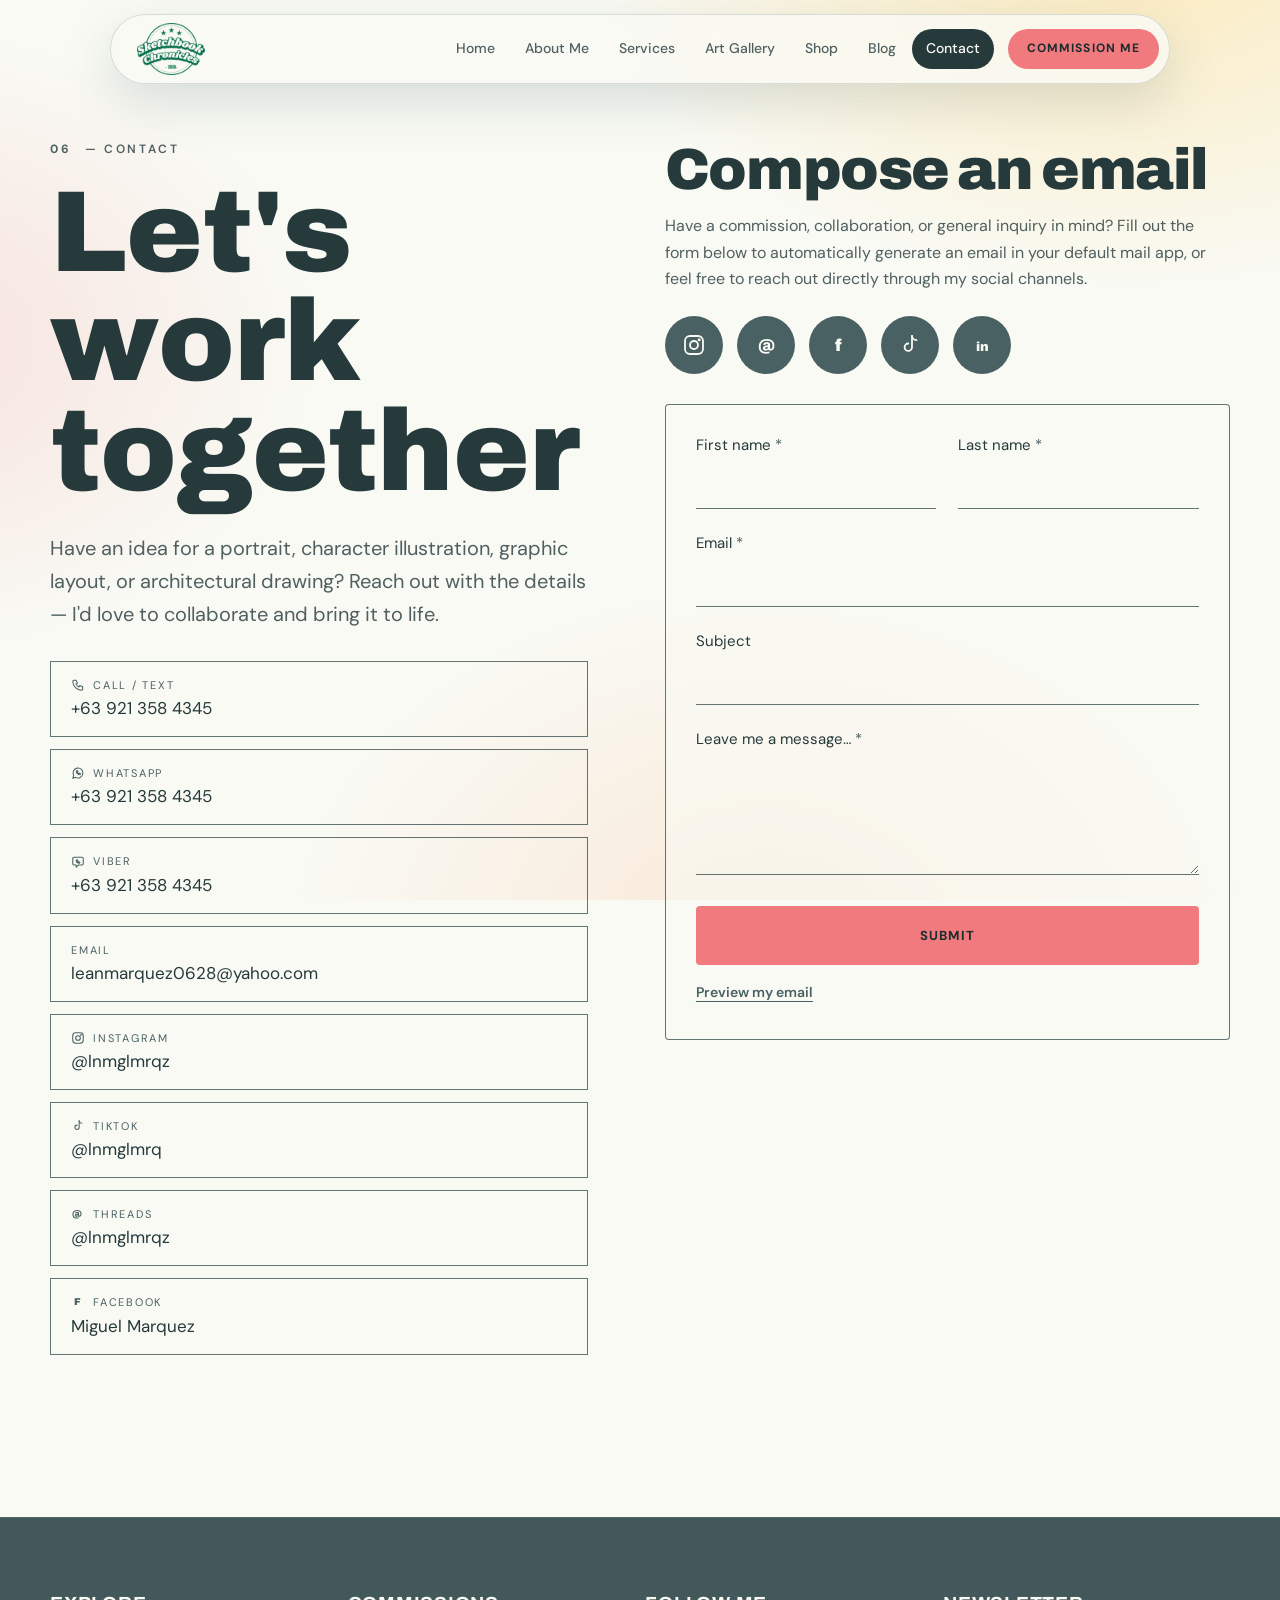
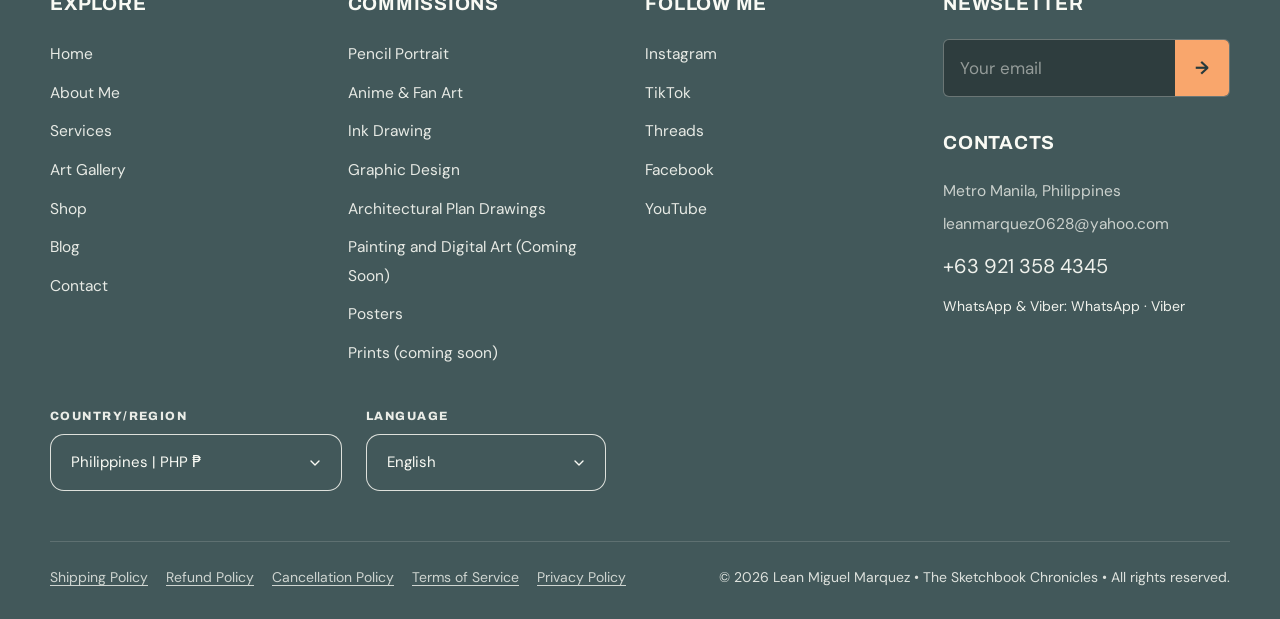
<file: contact.html>
<!doctype html>
<html lang="en">
<head>
<meta charset="utf-8">
<meta name="viewport" content="width=device-width, initial-scale=1">
<title>Contact — The Sketchbook Chronicles</title>
<meta name="description" content="Commission an artwork or say hello. Compose an email to Lean Miguel Marquez.">
<meta name="theme-color" content="#F9FAF4"><meta name="color-scheme" content="light">
<link rel="icon" type="image/svg+xml" href="assets/icons/favicon.svg"><link rel="icon" type="image/png" sizes="32x32" href="assets/icons/favicon-32.png"><link rel="apple-touch-icon" href="assets/icons/apple-touch-icon.png"><link rel="manifest" href="site.webmanifest">
<meta property="og:title" content="Contact — The Sketchbook Chronicles"><meta property="og:description" content="Commission an artwork or say hello. Compose an email to Lean Miguel Marquez."><meta property="og:type" content="website"><link rel="canonical" href="https://sketchchroniclesv2.vercel.app/contact.html"><meta property="og:image" content="https://sketchchroniclesv2.vercel.app/assets/brand/og-card.png"><meta property="og:site_name" content="The Sketchbook Chronicles"><meta name="twitter:card" content="summary_large_image">
<link rel="preconnect" href="https://fonts.googleapis.com"><link rel="preconnect" href="https://fonts.gstatic.com" crossorigin>
<link href="https://fonts.googleapis.com/css2?family=Archivo:wght@500;700;800;900&family=DM+Sans:wght@400;500;600;700&family=Playfair+Display:ital,wght@1,600&family=Bagel+Fat+One&display=swap" rel="stylesheet">
<link rel="stylesheet" href="css/style.css">
</head>
<body>
<a class="skip" href="#main">Skip to content</a>
<div class="nav-shell"><nav class="nav" aria-label="Main">
  <a class="logo" href="index.html" aria-label="The Sketchbook Chronicles — Home"><img src="assets/brand/logo.png" alt="The Sketchbook Chronicles" width="68" height="52"></a>
  <div class="nav-links"><a href="index.html">Home</a><a href="about.html">About Me</a><a href="services.html">Services</a><a href="gallery.html">Art Gallery</a><a href="shop.html">Shop</a><a href="blog.html">Blog</a><a href="contact.html" aria-current="page">Contact</a></div>
  <a class="btn sm" href="contact.html">Commission me</a>
  <button class="icon-btn burger" type="button" aria-label="Menu" aria-expanded="false"><svg viewBox="0 0 24 24" fill="none" stroke="currentColor" stroke-width="2" stroke-linecap="round"><path d="M4 7h16M4 12h16M4 17h16"/></svg></button>
</nav></div>
<div class="mobile-panel"><a href="index.html">Home</a><a href="about.html">About Me</a><a href="services.html">Services</a><a href="gallery.html">Art Gallery</a><a href="shop.html">Shop</a><a href="blog.html">Blog</a><a href="contact.html" aria-current="page">Contact</a><a class="btn" href="contact.html">Commission me</a></div>

<main id="main">
<noscript><p class="noscript">Please turn on JavaScript to see the gallery, shop and social feeds.</p></noscript>

<section style="padding-top:20px"><div class="wrap contact-grid">
  <div>
    <p class="eyebrow rv"><b>06</b> — Contact</p>
    <h1 class="rv">Let's work together</h1>
    <p class="lead rv">Have an idea for a portrait, character illustration, graphic layout, or architectural drawing? Reach out with the details — I'd love to collaborate and bring it to life.</p>
    <div class="info-list" id="info-list"></div>
  </div>
  <div class="rv">
    <h2 class="display" style="font-size:clamp(34px,5vw,58px)">Compose an email</h2>
    <p class="lead" style="font-size:16px;margin-top:14px">Have a commission, collaboration, or general inquiry in mind? Fill out the form below to automatically generate an email in your default mail app, or feel free to reach out directly through my social channels.</p>
    <div class="socials" id="socials"></div>
    <form class="form-box" id="contact-form" novalidate>
      <div class="row2">
        <div class="field"><label for="c-first">First name <i>*</i></label><input type="text" id="c-first" name="first_name" required autocomplete="given-name"><span class="err">Required</span></div>
        <div class="field"><label for="c-last">Last name <i>*</i></label><input type="text" id="c-last" name="last_name" required autocomplete="family-name"><span class="err">Required</span></div>
      </div>
      <div class="field"><label for="c-email">Email <i>*</i></label><input id="c-email" name="email" type="email" required autocomplete="email"><span class="err">Enter a valid email address.</span></div>
      <div class="field"><label for="c-subject">Subject</label><input type="text" id="c-subject" name="subject" autocomplete="off"></div>
      <div class="field"><label for="c-msg">Leave me a message… <i>*</i></label><textarea id="c-msg" name="message" autocomplete="off" required></textarea><span class="err">Please write a short message.</span></div>
      <button class="btn block" type="submit">Submit</button>
      <button class="toggle-prev" id="toggle-prev" type="button">Preview my email</button>
      <div class="preview" id="preview"><h5>Email preview</h5><pre id="preview-text"></pre>
        <div class="row"><button class="btn sm ghost" id="open-mail" type="button">Open in my email app</button><button class="btn sm ghost" id="copy-mail" type="button">Copy text</button></div></div>
    </form>
  </div>
</div></section>

</main>

<footer>
  <div class="wrap">
    <div class="foot-grid">
      <div><h4>Explore</h4><ul><li><a href="index.html">Home</a></li><li><a href="about.html">About Me</a></li><li><a href="services.html">Services</a></li><li><a href="gallery.html">Art Gallery</a></li><li><a href="shop.html">Shop</a></li><li><a href="blog.html">Blog</a></li><li><a href="contact.html">Contact</a></li></ul></div>
      <div><h4>Commissions</h4><ul>
        <li><a href="services.html">Pencil Portrait</a></li><li><a href="services.html">Anime &amp; Fan Art</a></li><li><a href="services.html">Ink Drawing</a></li>
        <li><a href="services.html">Graphic Design</a></li><li><a href="services.html">Architectural Plan Drawings</a></li><li><a href="services.html">Painting and Digital Art (Coming Soon)</a></li>
        <li><a href="shop.html">Posters</a></li><li><a href="shop.html">Prints (coming soon)</a></li></ul></div>
      <div><h4>Follow me</h4><ul id="foot-social"></ul></div>
      <div>
        <h4>Newsletter</h4>
        <form class="news" id="newsletter" novalidate><input type="email" name="email" placeholder="Your email" autocomplete="email" aria-label="Your email"><button type="submit" aria-label="Subscribe">→</button></form>
        <div class="foot-contact"><h4>Contacts</h4><p>Metro Manila, Philippines</p><p><a href="mailto:leanmarquez0628@yahoo.com">leanmarquez0628@yahoo.com</a></p><p class="phone"><a href="tel:+639213584345">+63 921 358 4345</a></p><p class="phone">WhatsApp &amp; Viber: <a href="https://wa.me/639213584345" target="_blank" rel="noopener">WhatsApp</a> · <a href="viber://chat?number=%2B639213584345">Viber</a></p></div>
      </div>
    </div>
    <div class="foot-bottom"><nav class="foot-policies" aria-label="Policies"><a href="shipping-policy.html">Shipping Policy</a><a href="refund-policy.html">Refund Policy</a><a href="cancellation-policy.html">Cancellation Policy</a><a href="terms-of-service.html">Terms of Service</a><a href="privacy-policy.html">Privacy Policy</a></nav><span>© <span class="yr">2026</span> Lean Miguel Marquez • The Sketchbook Chronicles • All rights reserved.</span></div>
  </div>
</footer>
<script src="js/icons.js"></script><script src="js/config.js"></script><script src="js/data.js"></script><script src="js/db.js"></script><script src="js/currency.js"></script><script src="js/main.js"></script><script src="js/i18n.js"></script>
<script src="js/footer.js"></script>
<script src="js/contact.js"></script><script src="js/social-links.js"></script>
</body>
</html>
</file>
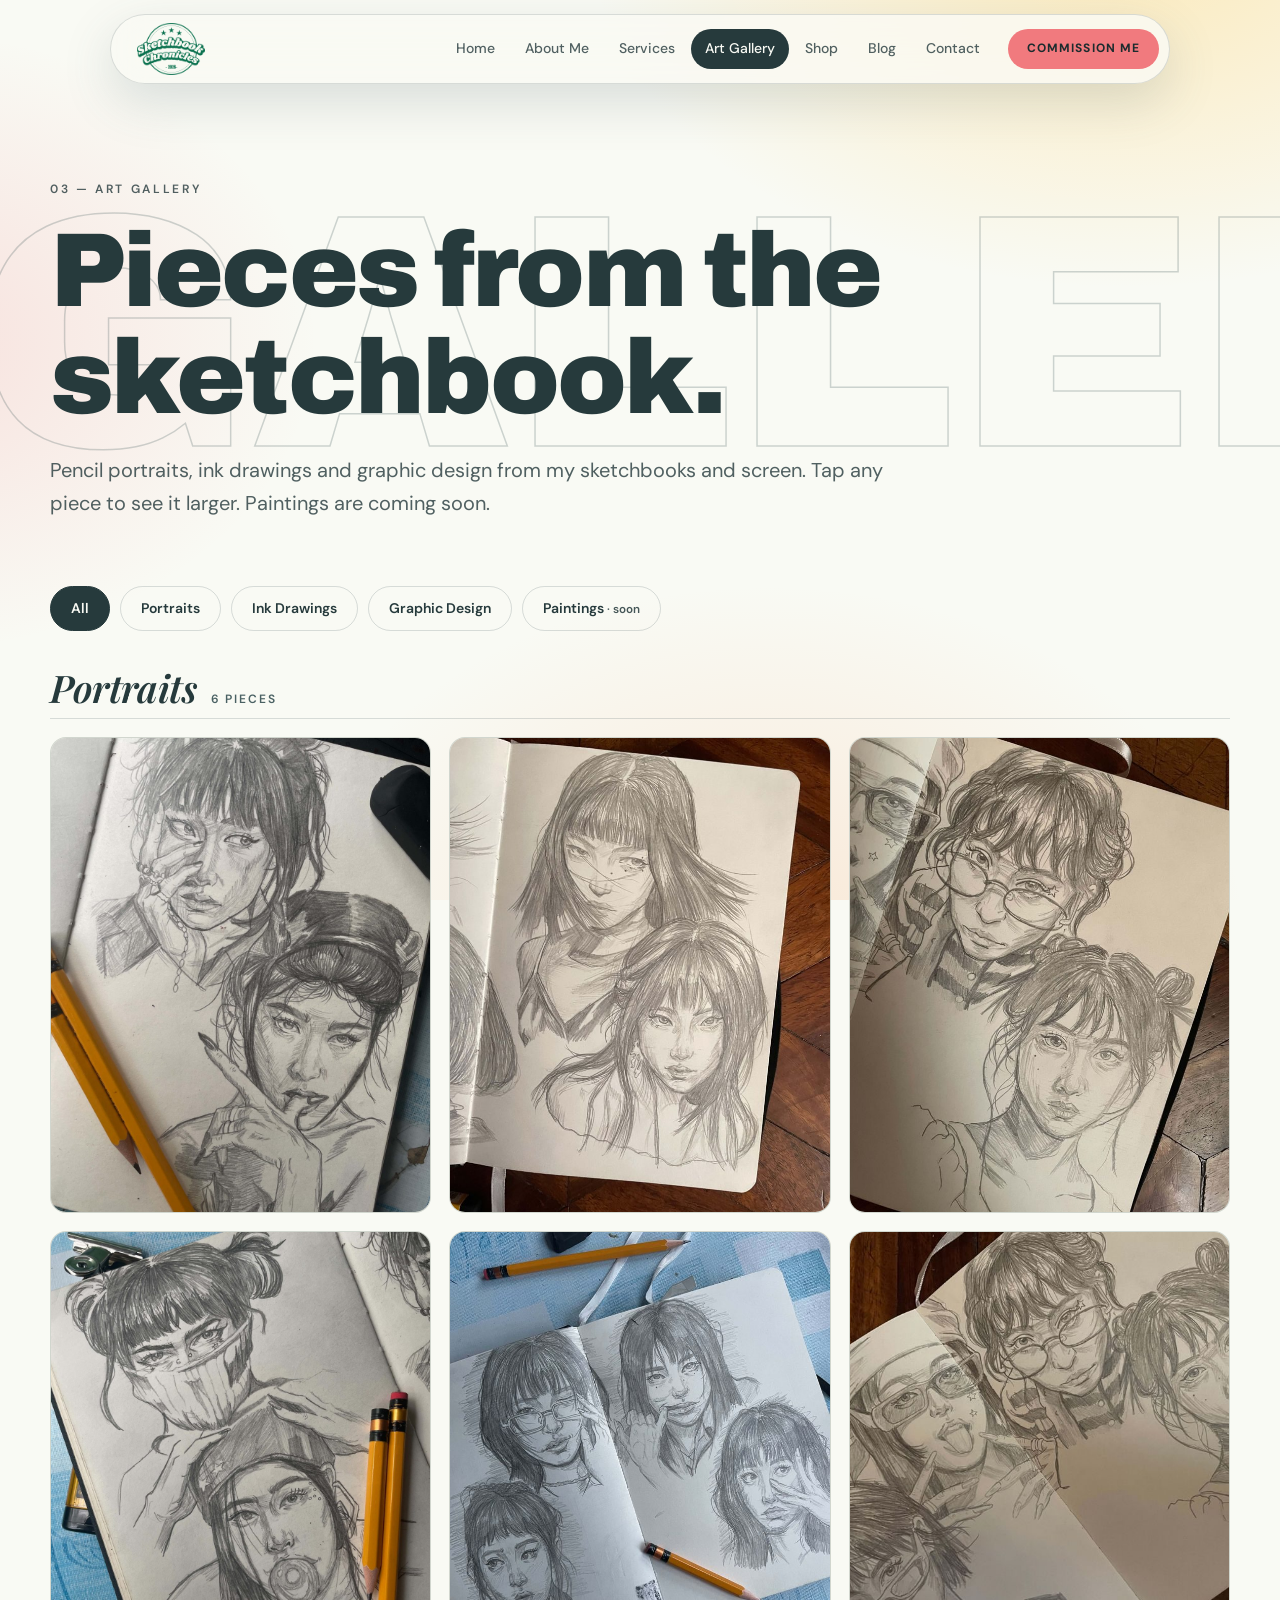
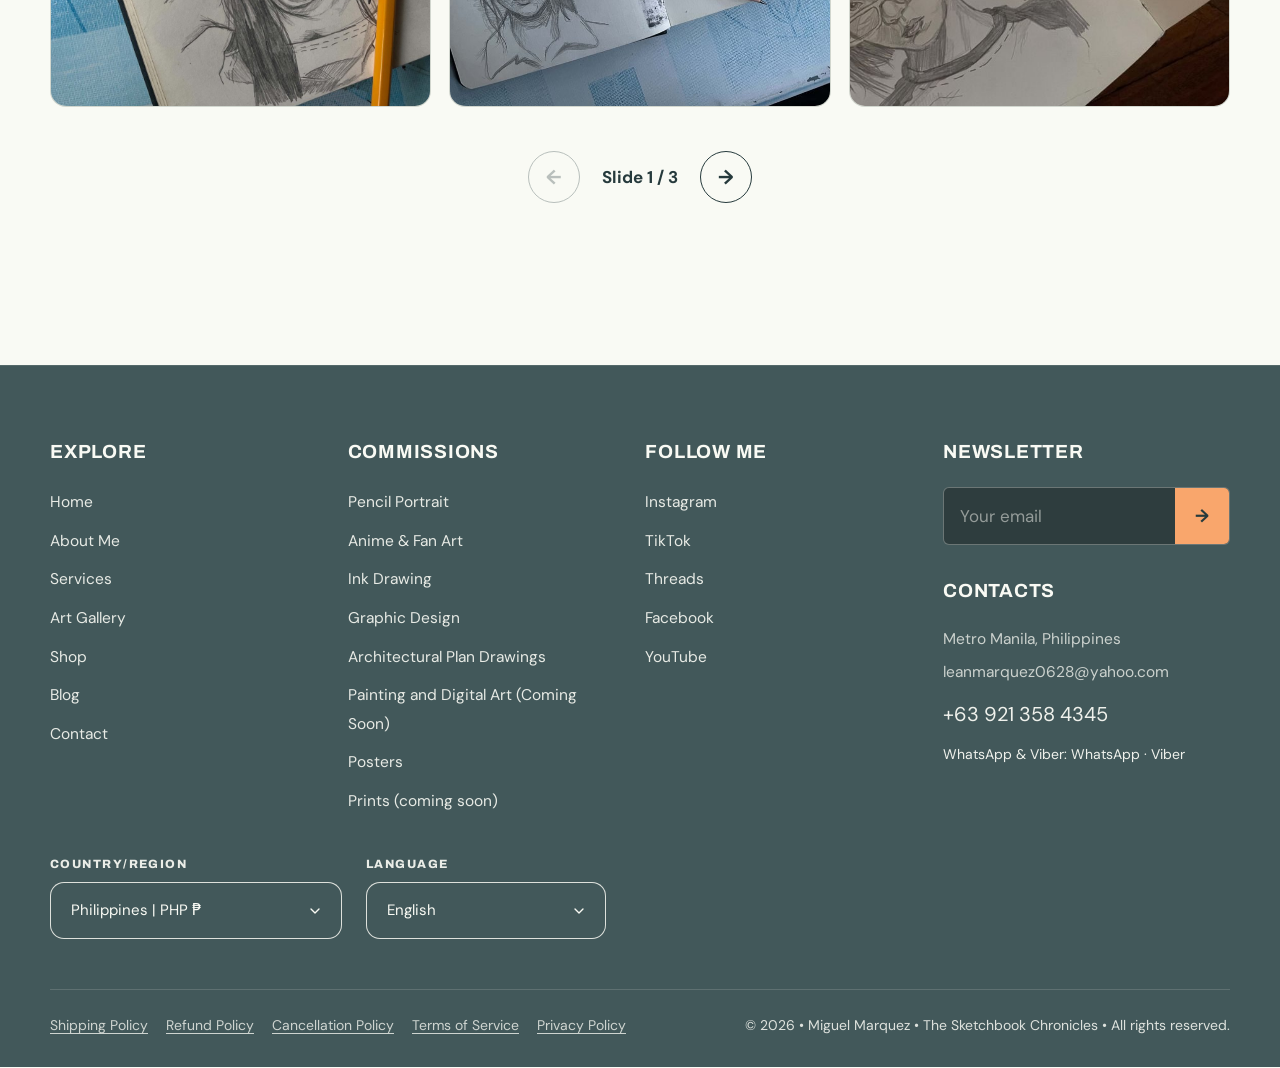
<file: gallery.html>
<!doctype html>
<html lang="en">

<head>
  <meta charset="utf-8">
  <meta name="viewport" content="width=device-width, initial-scale=1">
  <title>Art Gallery — The Sketchbook Chronicles</title>
  <meta name="description"
    content="Browse pencil portraits, ink drawings and graphic design by Lean Miguel Marquez. Paintings coming soon.">
  <meta name="theme-color" content="#F9FAF4">
  <meta name="color-scheme" content="light">
  <link rel="icon" type="image/svg+xml" href="assets/icons/favicon.svg">
  <link rel="icon" type="image/png" sizes="32x32" href="assets/icons/favicon-32.png">
  <link rel="apple-touch-icon" href="assets/icons/apple-touch-icon.png">
  <link rel="manifest" href="site.webmanifest">
  <meta property="og:title" content="Art Gallery — The Sketchbook Chronicles">
  <meta property="og:description"
    content="Browse pencil portraits, ink drawings and graphic design by Lean Miguel Marquez. Paintings coming soon.">
  <meta property="og:type" content="website">
  <link rel="canonical" href="https://sketchchroniclesv2.vercel.app/gallery.html">
  <meta property="og:image" content="https://sketchchroniclesv2.vercel.app/assets/brand/og-card.png">
  <meta property="og:site_name" content="The Sketchbook Chronicles">
  <meta name="twitter:card" content="summary_large_image">
  <link rel="preconnect" href="https://fonts.googleapis.com">
  <link rel="preconnect" href="https://fonts.gstatic.com" crossorigin>
  <link
    href="https://fonts.googleapis.com/css2?family=Archivo:wght@500;700;800;900&family=DM+Sans:wght@400;500;600;700&family=Playfair+Display:ital,wght@1,600&family=Bagel+Fat+One&display=swap"
    rel="stylesheet">
  <link rel="stylesheet" href="css/style.css">
</head>

<body>
  <a class="skip" href="#main">Skip to content</a>
  <div class="nav-shell">
    <nav class="nav" aria-label="Main">
      <a class="logo" href="index.html" aria-label="The Sketchbook Chronicles — Home"><img src="assets/brand/logo.png"
          alt="The Sketchbook Chronicles" width="68" height="52"></a>
      <div class="nav-links"><a href="index.html">Home</a><a href="about.html">About Me</a><a
          href="services.html">Services</a><a href="gallery.html" aria-current="page">Art Gallery</a><a
          href="shop.html">Shop</a><a href="blog.html">Blog</a><a href="contact.html">Contact</a></div>
      <a class="btn sm" href="contact.html">Commission me</a>
      <button class="icon-btn burger" type="button" aria-label="Menu" aria-expanded="false"><svg viewBox="0 0 24 24"
          fill="none" stroke="currentColor" stroke-width="2" stroke-linecap="round">
          <path d="M4 7h16M4 12h16M4 17h16" />
        </svg></button>
    </nav>
  </div>
  <div class="mobile-panel"><a href="index.html">Home</a><a href="about.html">About Me</a><a
      href="services.html">Services</a><a href="gallery.html" aria-current="page">Art Gallery</a><a
      href="shop.html">Shop</a><a href="blog.html">Blog</a><a href="contact.html">Contact</a><a class="btn"
      href="contact.html">Commission me</a></div>

  <main id="main">
    <noscript>
      <p class="noscript">Please turn on JavaScript to see the gallery, shop and social feeds.</p>
    </noscript>
    <section class="page-head">
      <div class="wrap">
        <span class="ghost-word" aria-hidden="true">GALLERY</span>
        <p class="eyebrow rv">03 — Art gallery</p>
        <h1 class="display rv">Pieces from the sketchbook.</h1>
        <p class="lead rv">Pencil portraits, ink drawings and graphic design from my sketchbooks and screen. Tap any
          piece to see it larger. Paintings are coming soon.</p>
      </div>
    </section>
    <section style="padding-top:0">
      <div class="wrap">
        <div class="tabs" role="tablist" aria-label="Categories">
          <button type="button" class="tab" role="tab" aria-selected="true" data-cat="all">All</button>
          <button type="button" class="tab" role="tab" aria-selected="false" data-cat="portrait">Portraits</button>
          <button type="button" class="tab" role="tab" aria-selected="false" data-cat="ink">Ink Drawings</button>
          <button type="button" class="tab" role="tab" aria-selected="false" data-cat="graphic">Graphic Design</button>
          <button type="button" class="tab" role="tab" aria-selected="false" data-cat="painting">Paintings <small
              style="opacity:.85">· soon</small></button>
        </div>
        <div class="masonry" id="gallery-grid" aria-live="polite"></div>
        <div class="pager" id="gallery-pager"><button type="button" id="g-prev"
            aria-label="Previous slide">←</button><span id="gallery-label">Slide 1 / 2</span><button type="button"
            id="g-next" aria-label="Next slide">→</button></div>
      </div>
    </section>

    <div class="lightbox" id="lightbox" role="dialog" aria-modal="true" aria-label="Artwork viewer">
      <button type="button" class="lb-btn lb-close" data-close aria-label="Close">✕</button><button type="button"
        class="lb-btn lb-prev" id="lb-prev" aria-label="Previous">←</button><button type="button" class="lb-btn lb-next"
        id="lb-next" aria-label="Next">→</button>
      <figure><img id="lb-img" alt="" src="[data-uri]">
        <figcaption><b id="lb-title"></b><span id="lb-meta"></span></figcaption>
      </figure>
    </div>

  </main>

  <footer>
    <div class="wrap">
      <div class="foot-grid">
        <div>
          <h4>Explore</h4>
          <ul>
            <li><a href="index.html">Home</a></li>
            <li><a href="about.html">About Me</a></li>
            <li><a href="services.html">Services</a></li>
            <li><a href="gallery.html">Art Gallery</a></li>
            <li><a href="shop.html">Shop</a></li>
            <li><a href="blog.html">Blog</a></li>
            <li><a href="contact.html">Contact</a></li>
          </ul>
        </div>
        <div>
          <h4>Commissions</h4>
          <ul>
            <li><a href="services.html">Pencil Portrait</a></li>
            <li><a href="services.html">Anime &amp; Fan Art</a></li>
            <li><a href="services.html">Ink Drawing</a></li>
            <li><a href="services.html">Graphic Design</a></li>
            <li><a href="services.html">Architectural Plan Drawings</a></li>
            <li><a href="services.html">Painting and Digital Art (Coming Soon)</a></li>
            <li><a href="shop.html">Posters</a></li>
            <li><a href="shop.html">Prints (coming soon)</a></li>
          </ul>
        </div>
        <div>
          <h4>Follow me</h4>
          <ul id="foot-social"></ul>
        </div>
        <div>
          <h4>Newsletter</h4>
          <form class="news" id="newsletter" novalidate><input type="email" name="email" placeholder="Your email" autocomplete="email"
              aria-label="Your email"><button type="submit" aria-label="Subscribe">→</button></form>
          <div class="foot-contact">
            <h4>Contacts</h4>
            <p>Metro Manila, Philippines</p>
            <p><a href="mailto:leanmarquez0628@yahoo.com">leanmarquez0628@yahoo.com</a></p>
            <p class="phone"><a href="tel:+639213584345">+63 921 358 4345</a></p>
            <p class="phone">WhatsApp &amp; Viber: <a href="https://wa.me/639213584345" target="_blank"
                rel="noopener">WhatsApp</a> · <a href="viber://chat?number=%2B639213584345">Viber</a></p>
          </div>
        </div>
      </div>
      <div class="foot-bottom">
        <nav class="foot-policies" aria-label="Policies"><a href="shipping-policy.html">Shipping Policy</a><a
            href="refund-policy.html">Refund Policy</a><a href="cancellation-policy.html">Cancellation Policy</a><a
            href="terms-of-service.html">Terms of Service</a><a href="privacy-policy.html">Privacy Policy</a></nav>
        <span>© <span class="yr">2026</span> • Miguel Marquez • The Sketchbook Chronicles • All rights
          reserved.</span>
      </div>
    </div>
  </footer>
  <script src="js/icons.js"></script>
  <script src="js/config.js"></script>
  <script src="js/data.js"></script>
  <script src="js/db.js"></script>
  <script src="js/currency.js"></script>
  <script src="js/main.js"></script>
  <script src="js/i18n.js"></script>
  <script src="js/footer.js"></script>
  <script src="js/gallery.js"></script>
</body>

</html>
</file>
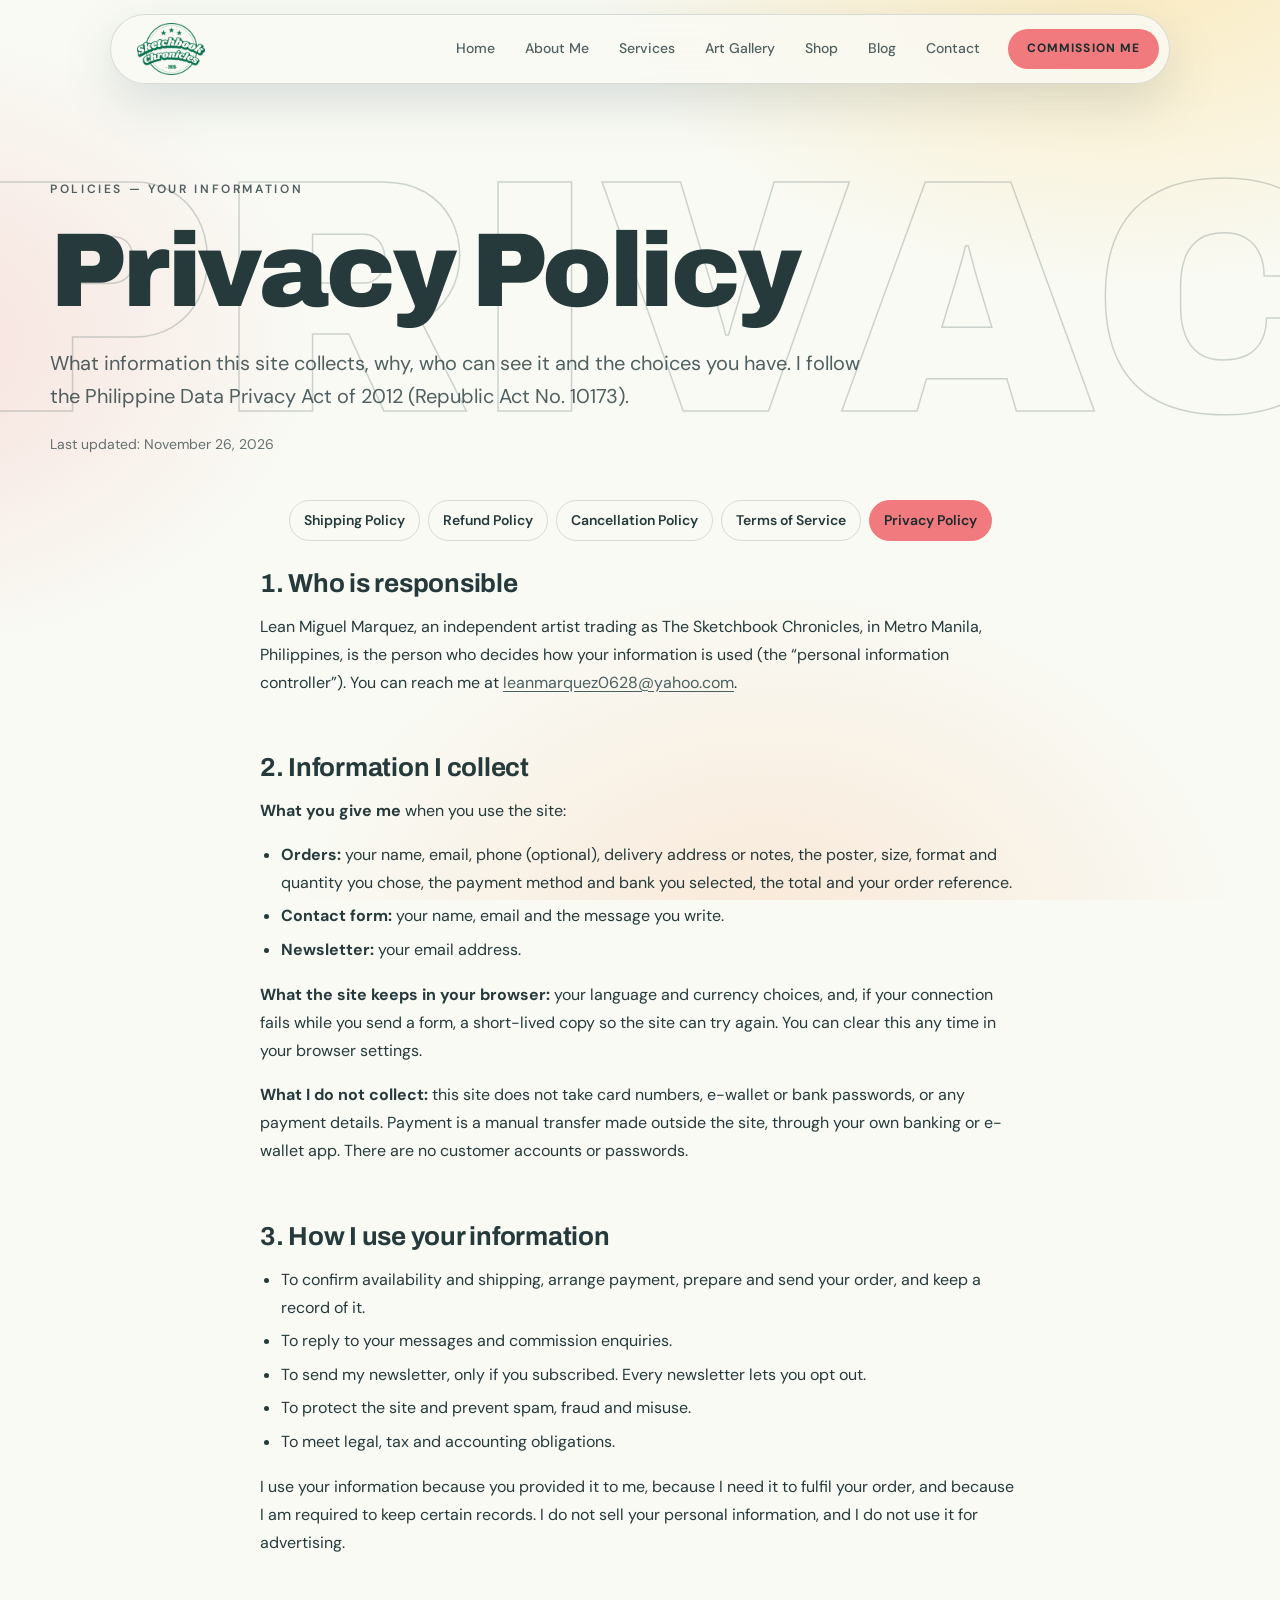
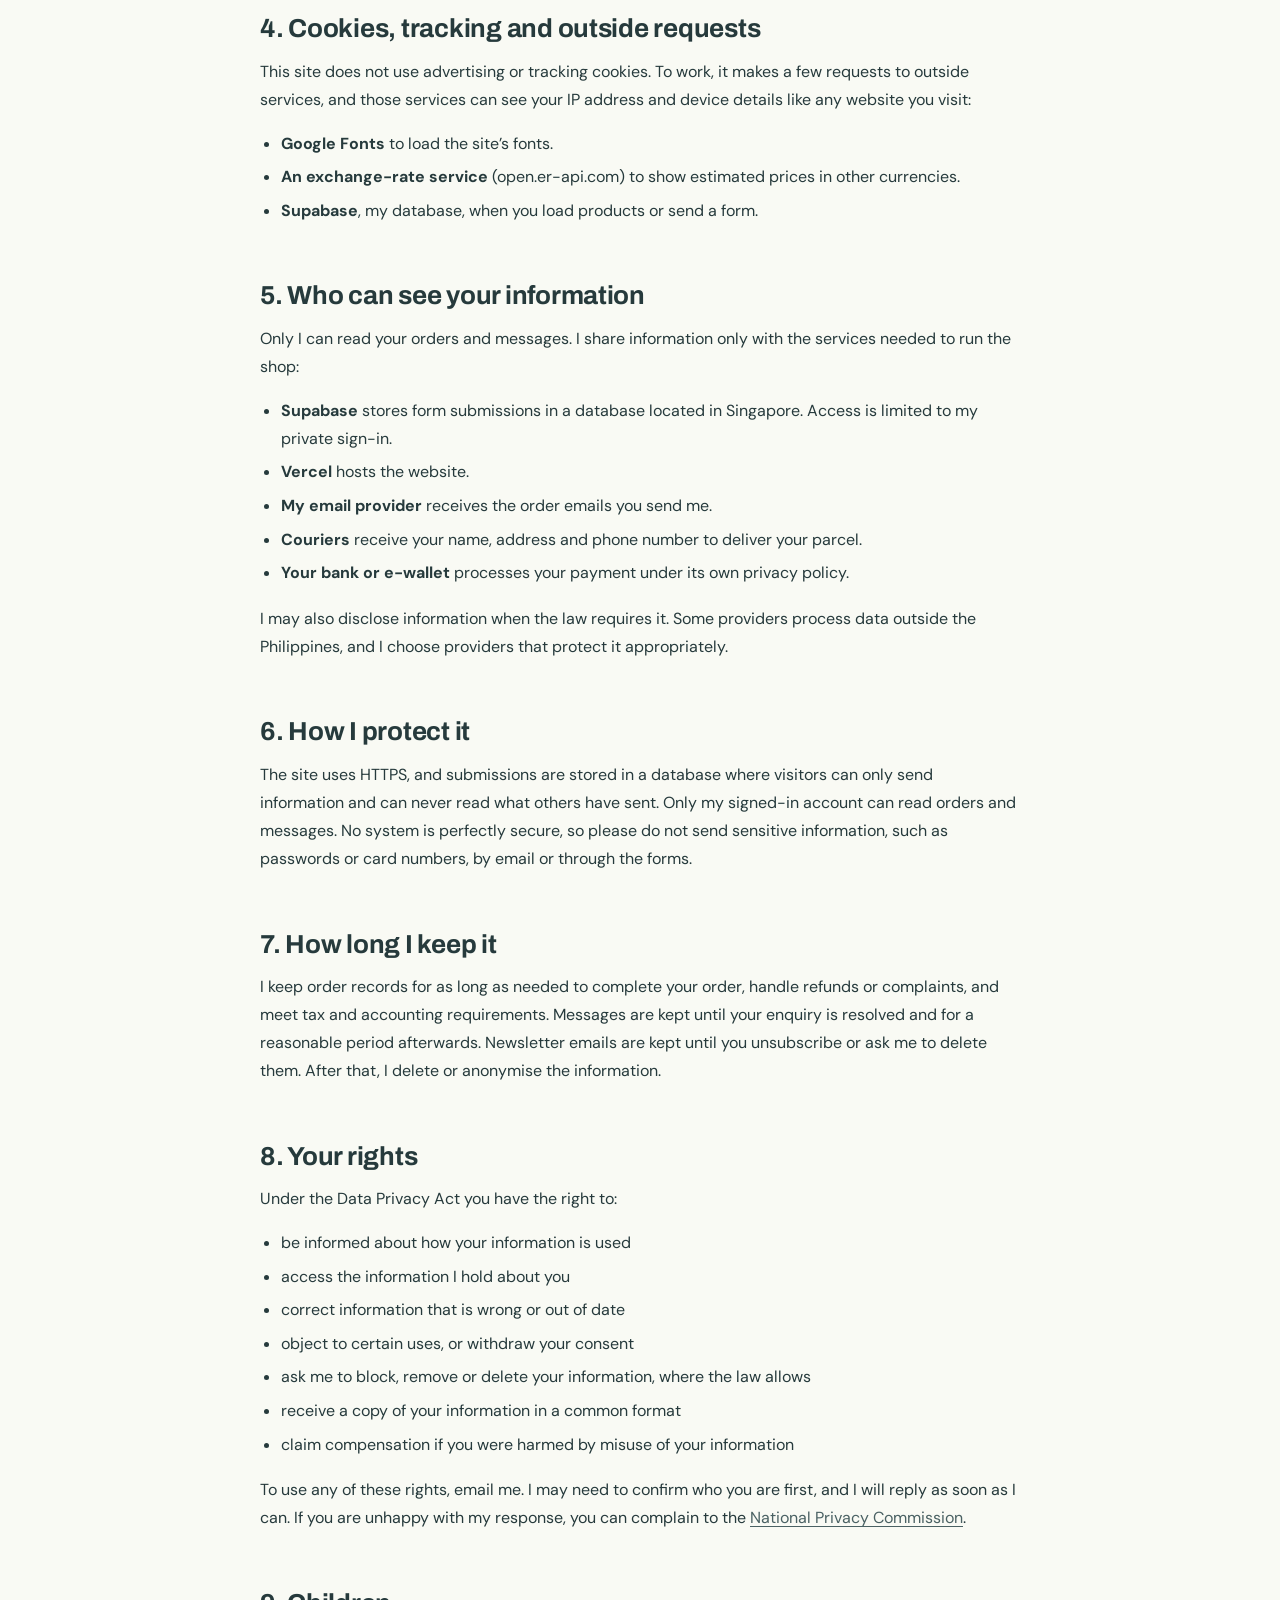
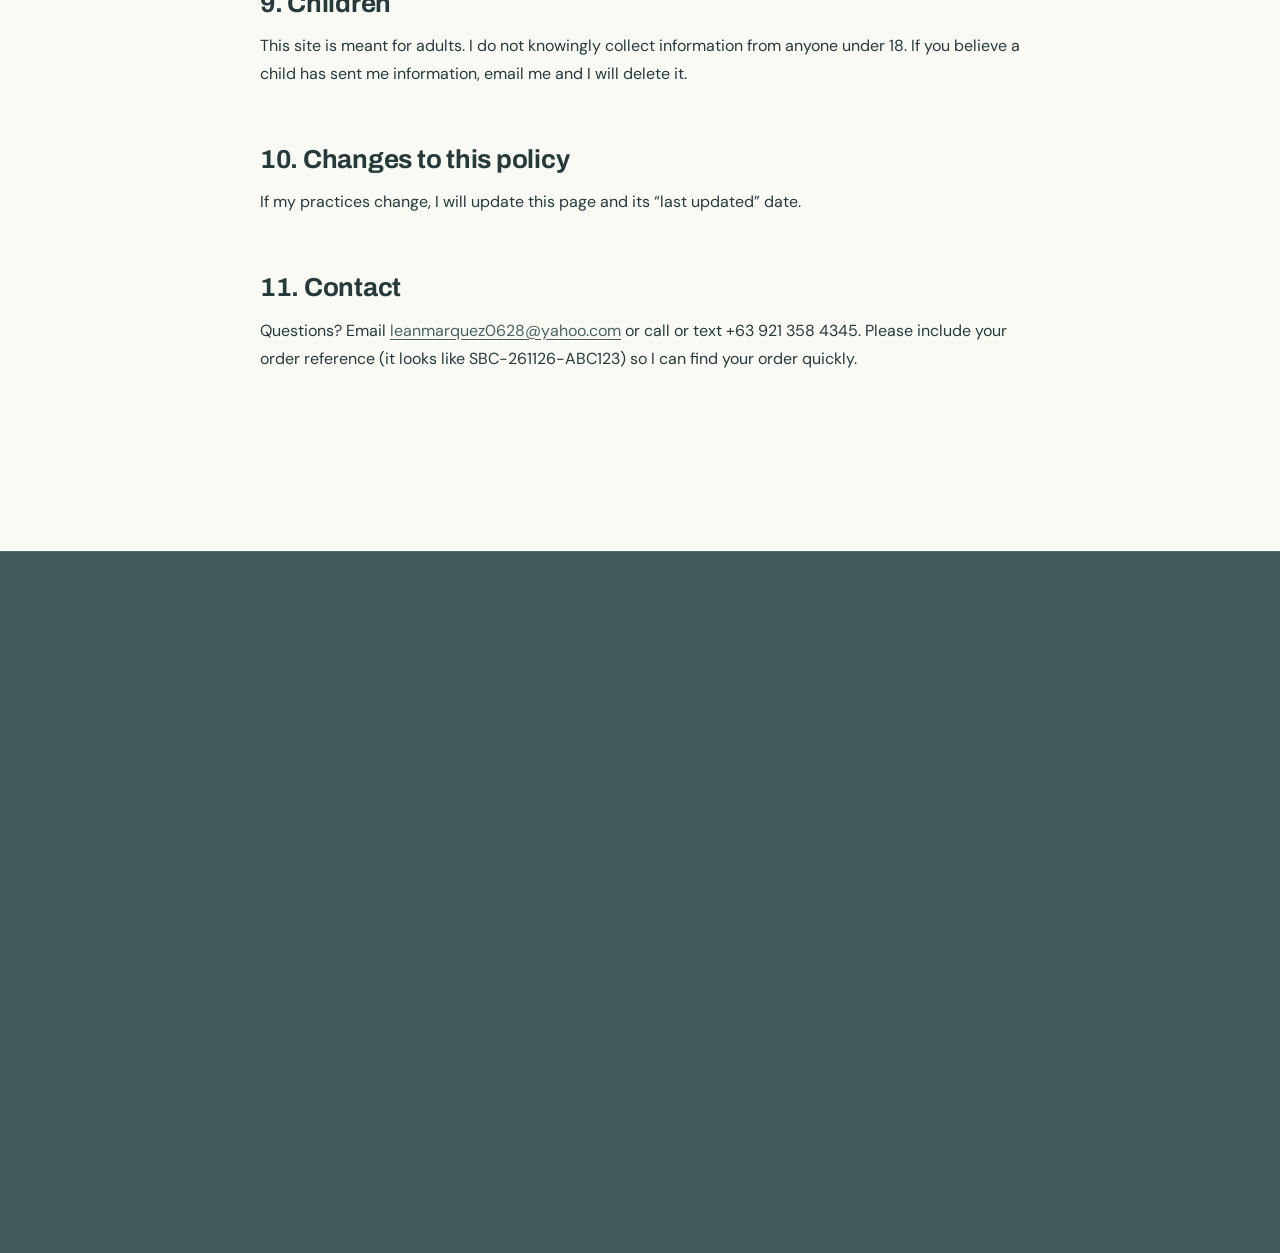
<file: privacy-policy.html>
<!doctype html>
<html lang="en">

<head>
  <meta charset="utf-8">
  <meta name="viewport" content="width=device-width, initial-scale=1">
  <title>Privacy Policy — The Sketchbook Chronicles</title>
  <meta name="description"
    content="What personal information this website collects, how it is used and your rights under the Philippine Data Privacy Act.">
  <meta name="theme-color" content="#F9FAF4">
  <meta name="color-scheme" content="light">
  <link rel="icon" type="image/svg+xml" href="assets/icons/favicon.svg">
  <link rel="icon" type="image/png" sizes="32x32" href="assets/icons/favicon-32.png">
  <link rel="apple-touch-icon" href="assets/icons/apple-touch-icon.png">
  <link rel="manifest" href="site.webmanifest">
  <meta property="og:title" content="Privacy Policy — The Sketchbook Chronicles">
  <meta property="og:description"
    content="What personal information this website collects, how it is used and your rights under the Philippine Data Privacy Act.">
  <meta property="og:type" content="website">
  <link rel="canonical" href="https://sketchchroniclesv2.vercel.app/privacy-policy.html">
  <meta property="og:image" content="https://sketchchroniclesv2.vercel.app/assets/brand/og-card.png">
  <meta property="og:site_name" content="The Sketchbook Chronicles">
  <meta name="twitter:card" content="summary_large_image">
  <link rel="preconnect" href="https://fonts.googleapis.com">
  <link rel="preconnect" href="https://fonts.gstatic.com" crossorigin>
  <link
    href="https://fonts.googleapis.com/css2?family=Archivo:wght@500;700;800;900&family=DM+Sans:wght@400;500;600;700&family=Playfair+Display:ital,wght@1,600&family=Bagel+Fat+One&display=swap"
    rel="stylesheet">
  <link rel="stylesheet" href="css/style.css">
</head>

<body>
  <a class="skip" href="#main">Skip to content</a>
  <div class="nav-shell">
    <nav class="nav" aria-label="Main">
      <a class="logo" href="index.html" aria-label="The Sketchbook Chronicles — Home"><img src="assets/brand/logo.png"
          alt="The Sketchbook Chronicles" width="68" height="52"></a>
      <div class="nav-links"><a href="index.html">Home</a><a href="about.html">About Me</a><a
          href="services.html">Services</a><a href="gallery.html">Art Gallery</a><a href="shop.html">Shop</a><a
          href="blog.html">Blog</a><a href="contact.html">Contact</a></div>
      <a class="btn sm" href="contact.html">Commission me</a>
      <button class="icon-btn burger" type="button" aria-label="Menu" aria-expanded="false"><svg viewBox="0 0 24 24"
          fill="none" stroke="currentColor" stroke-width="2" stroke-linecap="round">
          <path d="M4 7h16M4 12h16M4 17h16" />
        </svg></button>
    </nav>
  </div>
  <div class="mobile-panel"><a href="index.html">Home</a><a href="about.html">About Me</a><a
      href="services.html">Services</a><a href="gallery.html">Art Gallery</a><a href="shop.html">Shop</a><a
      href="blog.html">Blog</a><a href="contact.html">Contact</a><a class="btn" href="contact.html">Commission me</a>
  </div>

  <main id="main">
    <section class="page-head">
      <div class="wrap">
        <span class="ghost-word" aria-hidden="true">PRIVACY</span>
        <p class="eyebrow rv">Policies — Your information</p>
        <h1 class="display rv">Privacy Policy</h1>
        <p class="lead rv">What information this site collects, why, who can see it and the choices you have. I follow
          the Philippine Data Privacy Act of 2012 (Republic Act No. 10173).</p>
        <p class="policy-date">Last updated: November 26, 2026</p>
      </div>
    </section>
    <section style="padding-top:20px">
      <div class="wrap">
        <nav class="policy-nav" aria-label="Policies"><a href="shipping-policy.html">Shipping Policy</a><a
            href="refund-policy.html">Refund Policy</a><a href="cancellation-policy.html">Cancellation Policy</a><a
            href="terms-of-service.html">Terms of Service</a><a href="privacy-policy.html" aria-current="page">Privacy
            Policy</a></nav>
        <article class="policy">
          <h2>1. Who is responsible</h2>
          <p>Lean Miguel Marquez, an independent artist trading as The Sketchbook Chronicles, in Metro Manila,
            Philippines, is the person who decides how your information is used (the &ldquo;personal information
            controller&rdquo;). You can reach me at <a
              href="mailto:leanmarquez0628@yahoo.com">leanmarquez0628@yahoo.com</a>.</p>
          <h2>2. Information I collect</h2>
          <p><b>What you give me</b> when you use the site:</p>
          <ul>
            <li><b>Orders:</b> your name, email, phone (optional), delivery address or notes, the poster, size, format
              and quantity you chose, the payment method and bank you selected, the total and your order reference.</li>
            <li><b>Contact form:</b> your name, email and the message you write.</li>
            <li><b>Newsletter:</b> your email address.</li>
          </ul>
          <p><b>What the site keeps in your browser:</b> your language and currency choices, and, if your connection
            fails while you send a form, a short-lived copy so the site can try again. You can clear this any time in
            your browser settings.</p>
          <p><b>What I do not collect:</b> this site does not take card numbers, e-wallet or bank passwords, or any
            payment details. Payment is a manual transfer made outside the site, through your own banking or e-wallet
            app. There are no customer accounts or passwords.</p>
          <h2>3. How I use your information</h2>
          <ul>
            <li>To confirm availability and shipping, arrange payment, prepare and send your order, and keep a record of
              it.</li>
            <li>To reply to your messages and commission enquiries.</li>
            <li>To send my newsletter, only if you subscribed. Every newsletter lets you opt out.</li>
            <li>To protect the site and prevent spam, fraud and misuse.</li>
            <li>To meet legal, tax and accounting obligations.</li>
          </ul>
          <p>I use your information because you provided it to me, because I need it to fulfil your order, and because I
            am required to keep certain records. I do not sell your personal information, and I do not use it for
            advertising.</p>
          <h2>4. Cookies, tracking and outside requests</h2>
          <p>This site does not use advertising or tracking cookies. To work, it makes a few requests to outside
            services, and those services can see your IP address and device details like any website you visit:</p>
          <ul>
            <li><b>Google Fonts</b> to load the site&rsquo;s fonts.</li>
            <li><b>An exchange-rate service</b> (open.er-api.com) to show estimated prices in other currencies.</li>
            <li><b>Supabase</b>, my database, when you load products or send a form.</li>
          </ul>
          <h2>5. Who can see your information</h2>
          <p>Only I can read your orders and messages. I share information only with the services needed to run the
            shop:</p>
          <ul>
            <li><b>Supabase</b> stores form submissions in a database located in Singapore. Access is limited to my
              private sign-in.</li>
            <li><b>Vercel</b> hosts the website.</li>
            <li><b>My email provider</b> receives the order emails you send me.</li>
            <li><b>Couriers</b> receive your name, address and phone number to deliver your parcel.</li>
            <li><b>Your bank or e-wallet</b> processes your payment under its own privacy policy.</li>
          </ul>
          <p>I may also disclose information when the law requires it. Some providers process data outside the
            Philippines, and I choose providers that protect it appropriately.</p>
          <h2>6. How I protect it</h2>
          <p>The site uses HTTPS, and submissions are stored in a database where visitors can only send information and
            can never read what others have sent. Only my signed-in account can read orders and messages. No system is
            perfectly secure, so please do not send sensitive information, such as passwords or card numbers, by email
            or through the forms.</p>
          <h2>7. How long I keep it</h2>
          <p>I keep order records for as long as needed to complete your order, handle refunds or complaints, and meet
            tax and accounting requirements. Messages are kept until your enquiry is resolved and for a reasonable
            period afterwards. Newsletter emails are kept until you unsubscribe or ask me to delete them. After that, I
            delete or anonymise the information.</p>
          <h2>8. Your rights</h2>
          <p>Under the Data Privacy Act you have the right to:</p>
          <ul>
            <li>be informed about how your information is used</li>
            <li>access the information I hold about you</li>
            <li>correct information that is wrong or out of date</li>
            <li>object to certain uses, or withdraw your consent</li>
            <li>ask me to block, remove or delete your information, where the law allows</li>
            <li>receive a copy of your information in a common format</li>
            <li>claim compensation if you were harmed by misuse of your information</li>
          </ul>
          <p>To use any of these rights, email me. I may need to confirm who you are first, and I will reply as soon as
            I can. If you are unhappy with my response, you can complain to the <a href="https://privacy.gov.ph"
              target="_blank" rel="noopener noreferrer">National Privacy Commission</a>.</p>
          <h2>9. Children</h2>
          <p>This site is meant for adults. I do not knowingly collect information from anyone under 18. If you believe
            a child has sent me information, email me and I will delete it.</p>
          <h2>10. Changes to this policy</h2>
          <p>If my practices change, I will update this page and its &ldquo;last updated&rdquo; date.</p>
          <h2>11. Contact</h2>
          <p>Questions? Email <a href="mailto:leanmarquez0628@yahoo.com">leanmarquez0628@yahoo.com</a> or call or text
            +63 921 358 4345. Please include your order reference (it looks like SBC-261126-ABC123) so I can find your
            order quickly.</p>
        </article>
      </div>
    </section>
  </main>

  <footer>
    <div class="wrap">
      <div class="foot-grid">
        <div>
          <h4>Explore</h4>
          <ul>
            <li><a href="index.html">Home</a></li>
            <li><a href="about.html">About Me</a></li>
            <li><a href="services.html">Services</a></li>
            <li><a href="gallery.html">Art Gallery</a></li>
            <li><a href="shop.html">Shop</a></li>
            <li><a href="blog.html">Blog</a></li>
            <li><a href="contact.html">Contact</a></li>
          </ul>
        </div>
        <div>
          <h4>Commissions</h4>
          <ul>
            <li><a href="services.html">Pencil Portrait</a></li>
            <li><a href="services.html">Anime &amp; Fan Art</a></li>
            <li><a href="services.html">Ink Drawing</a></li>
            <li><a href="services.html">Graphic Design</a></li>
            <li><a href="services.html">Architectural Plan Drawings</a></li>
            <li><a href="services.html">Painting and Digital Art (Coming Soon)</a></li>
            <li><a href="shop.html">Posters</a></li>
            <li><a href="shop.html">Prints (coming soon)</a></li>
          </ul>
        </div>
        <div>
          <h4>Follow me</h4>
          <ul id="foot-social"></ul>
        </div>
        <div>
          <h4>Newsletter</h4>
          <form class="news" id="newsletter" novalidate><input type="email" name="email" placeholder="Your email"
              autocomplete="email" aria-label="Your email"><button type="submit" aria-label="Subscribe">→</button>
          </form>
          <div class="foot-contact">
            <h4>Contacts</h4>
            <p>Metro Manila, Philippines</p>
            <p><a href="mailto:leanmarquez0628@yahoo.com">leanmarquez0628@yahoo.com</a></p>
            <p class="phone"><a href="tel:+639213584345">+63 921 358 4345</a></p>
            <p class="phone">WhatsApp &amp; Viber: <a href="https://wa.me/639213584345" target="_blank"
                rel="noopener">WhatsApp</a> · <a href="viber://chat?number=%2B639213584345">Viber</a></p>
          </div>
        </div>
      </div>
      <div class="foot-bottom">
        <nav class="foot-policies" aria-label="Policies"><a href="shipping-policy.html">Shipping Policy</a><a
            href="refund-policy.html">Refund Policy</a><a href="cancellation-policy.html">Cancellation Policy</a><a
            href="terms-of-service.html">Terms of Service</a><a href="privacy-policy.html">Privacy Policy</a></nav>
        <span>© <span class="yr">2026</span> •Miguel Marquez • The Sketchbook Chronicles • All rights
          reserved.</span>
      </div>
    </div>
  </footer>
  <script src="js/icons.js"></script>
  <script src="js/config.js"></script>
  <script src="js/data.js"></script>
  <script src="js/db.js"></script>
  <script src="js/currency.js"></script>
  <script src="js/main.js"></script>
  <script src="js/i18n.js"></script>
  <script src="js/footer.js"></script>

</body>

</html>
</file>
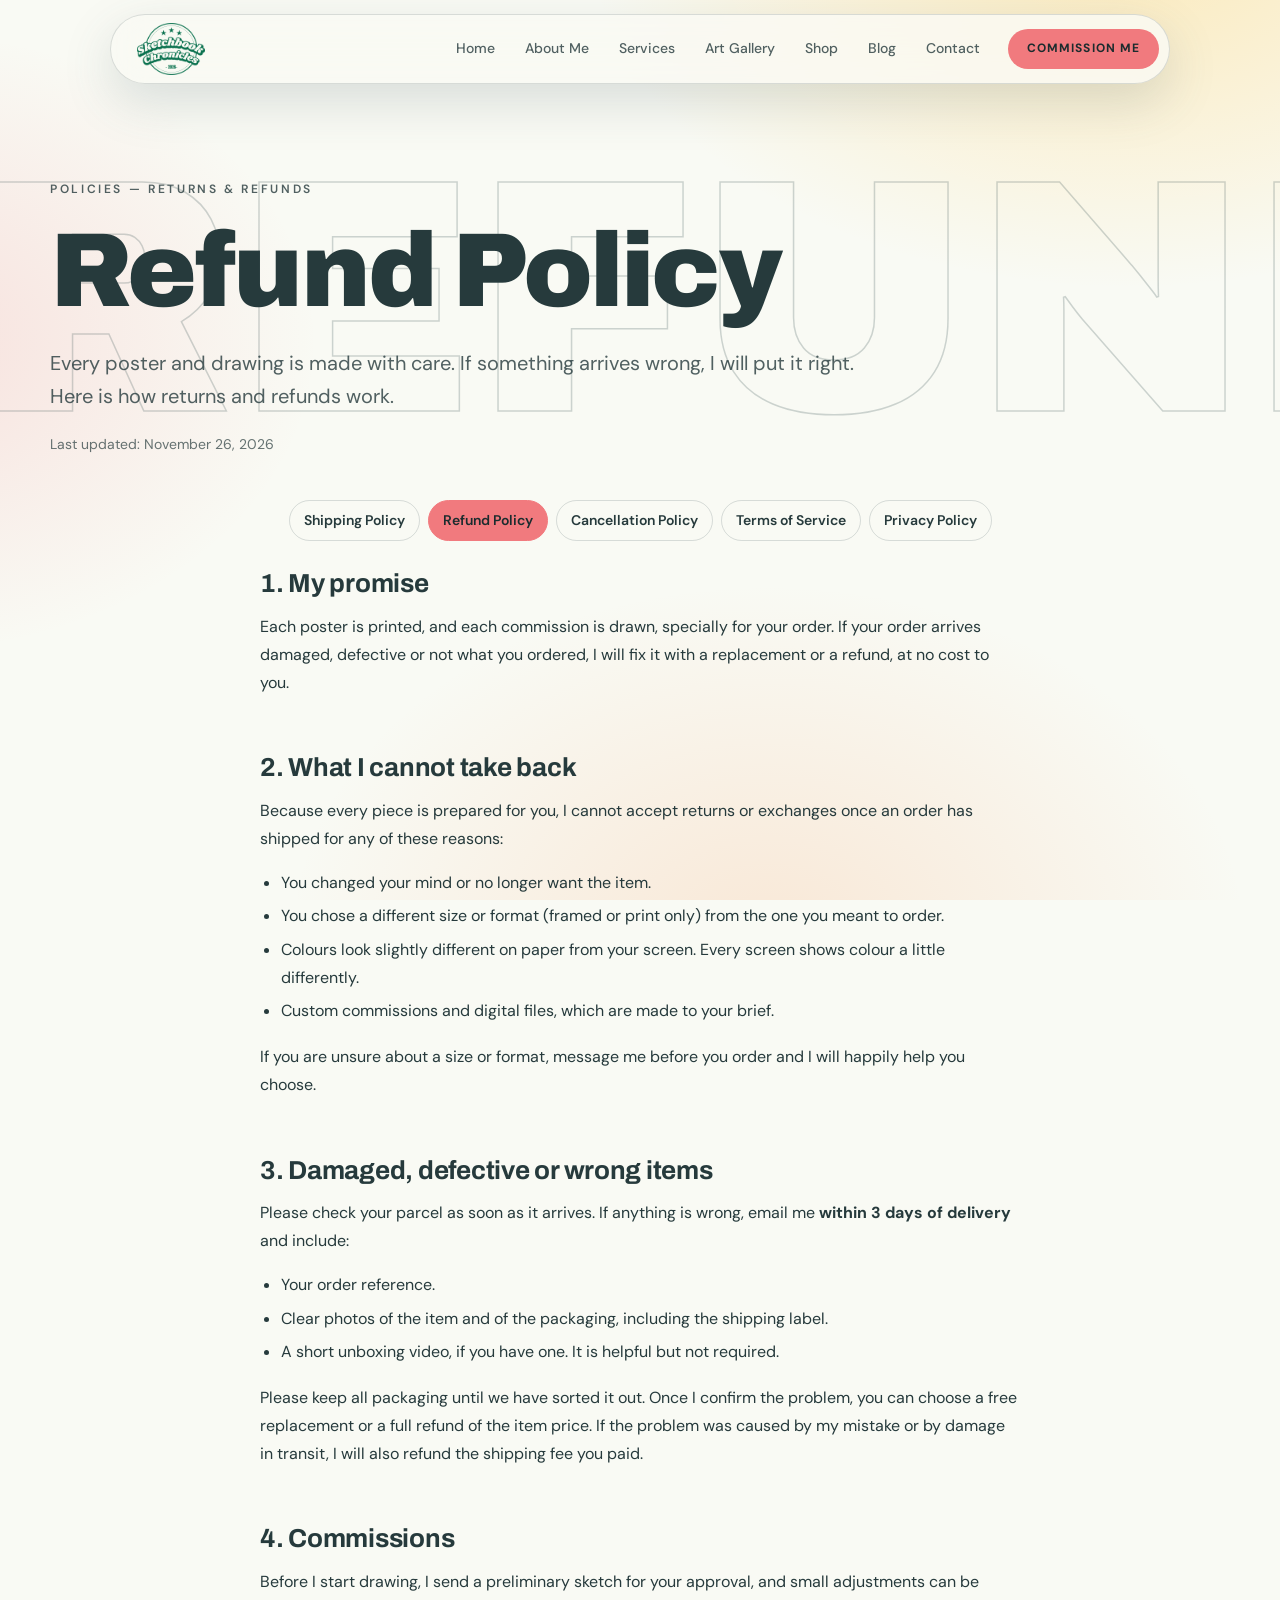
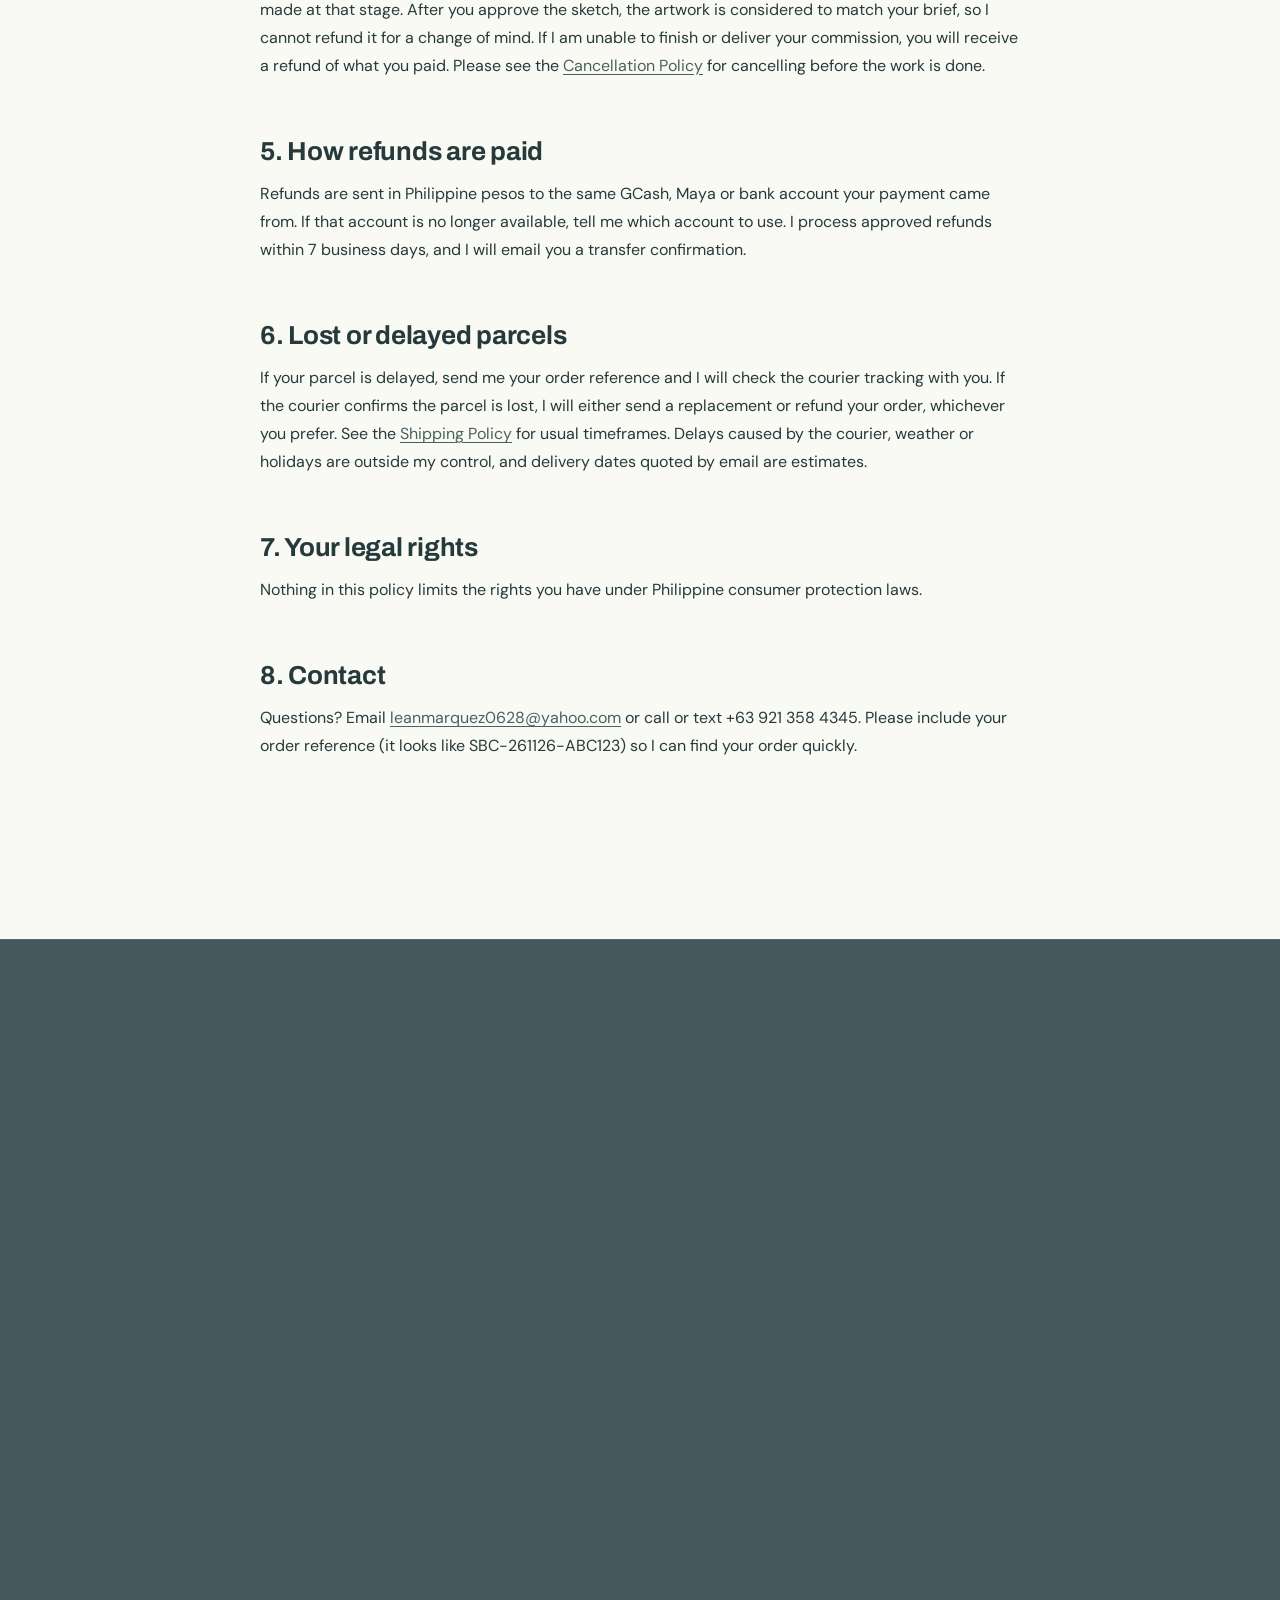
<file: refund-policy.html>
<!doctype html>
<html lang="en">

<head>
  <meta charset="utf-8">
  <meta name="viewport" content="width=device-width, initial-scale=1">
  <title>Refund Policy — The Sketchbook Chronicles</title>
  <meta name="description"
    content="How returns and refunds work for posters and commissions at The Sketchbook Chronicles.">
  <meta name="theme-color" content="#F9FAF4">
  <meta name="color-scheme" content="light">
  <link rel="icon" type="image/svg+xml" href="assets/icons/favicon.svg">
  <link rel="icon" type="image/png" sizes="32x32" href="assets/icons/favicon-32.png">
  <link rel="apple-touch-icon" href="assets/icons/apple-touch-icon.png">
  <link rel="manifest" href="site.webmanifest">
  <meta property="og:title" content="Refund Policy — The Sketchbook Chronicles">
  <meta property="og:description"
    content="How returns and refunds work for posters and commissions at The Sketchbook Chronicles.">
  <meta property="og:type" content="website">
  <link rel="canonical" href="https://sketchchroniclesv2.vercel.app/refund-policy.html">
  <meta property="og:image" content="https://sketchchroniclesv2.vercel.app/assets/brand/og-card.png">
  <meta property="og:site_name" content="The Sketchbook Chronicles">
  <meta name="twitter:card" content="summary_large_image">
  <link rel="preconnect" href="https://fonts.googleapis.com">
  <link rel="preconnect" href="https://fonts.gstatic.com" crossorigin>
  <link
    href="https://fonts.googleapis.com/css2?family=Archivo:wght@500;700;800;900&family=DM+Sans:wght@400;500;600;700&family=Playfair+Display:ital,wght@1,600&family=Bagel+Fat+One&display=swap"
    rel="stylesheet">
  <link rel="stylesheet" href="css/style.css">
</head>

<body>
  <a class="skip" href="#main">Skip to content</a>
  <div class="nav-shell">
    <nav class="nav" aria-label="Main">
      <a class="logo" href="index.html" aria-label="The Sketchbook Chronicles — Home"><img src="assets/brand/logo.png"
          alt="The Sketchbook Chronicles" width="68" height="52"></a>
      <div class="nav-links"><a href="index.html">Home</a><a href="about.html">About Me</a><a
          href="services.html">Services</a><a href="gallery.html">Art Gallery</a><a href="shop.html">Shop</a><a
          href="blog.html">Blog</a><a href="contact.html">Contact</a></div>
      <a class="btn sm" href="contact.html">Commission me</a>
      <button class="icon-btn burger" type="button" aria-label="Menu" aria-expanded="false"><svg viewBox="0 0 24 24"
          fill="none" stroke="currentColor" stroke-width="2" stroke-linecap="round">
          <path d="M4 7h16M4 12h16M4 17h16" />
        </svg></button>
    </nav>
  </div>
  <div class="mobile-panel"><a href="index.html">Home</a><a href="about.html">About Me</a><a
      href="services.html">Services</a><a href="gallery.html">Art Gallery</a><a href="shop.html">Shop</a><a
      href="blog.html">Blog</a><a href="contact.html">Contact</a><a class="btn" href="contact.html">Commission me</a>
  </div>

  <main id="main">
    <section class="page-head">
      <div class="wrap">
        <span class="ghost-word" aria-hidden="true">REFUNDS</span>
        <p class="eyebrow rv">Policies — Returns &amp; refunds</p>
        <h1 class="display rv">Refund Policy</h1>
        <p class="lead rv">Every poster and drawing is made with care. If something arrives wrong, I will put it right.
          Here is how returns and refunds work.</p>
        <p class="policy-date">Last updated: November 26, 2026</p>
      </div>
    </section>
    <section style="padding-top:20px">
      <div class="wrap">
        <nav class="policy-nav" aria-label="Policies"><a href="shipping-policy.html">Shipping Policy</a><a
            href="refund-policy.html" aria-current="page">Refund Policy</a><a
            href="cancellation-policy.html">Cancellation Policy</a><a href="terms-of-service.html">Terms of
            Service</a><a href="privacy-policy.html">Privacy Policy</a></nav>
        <article class="policy">
          <h2>1. My promise</h2>
          <p>Each poster is printed, and each commission is drawn, specially for your order. If your order arrives
            damaged, defective or not what you ordered, I will fix it with a replacement or a refund, at no cost to you.
          </p>
          <h2>2. What I cannot take back</h2>
          <p>Because every piece is prepared for you, I cannot accept returns or exchanges once an order has shipped for
            any of these reasons:</p>
          <ul>
            <li>You changed your mind or no longer want the item.</li>
            <li>You chose a different size or format (framed or print only) from the one you meant to order.</li>
            <li>Colours look slightly different on paper from your screen. Every screen shows colour a little
              differently.</li>
            <li>Custom commissions and digital files, which are made to your brief.</li>
          </ul>
          <p>If you are unsure about a size or format, message me before you order and I will happily help you choose.
          </p>
          <h2>3. Damaged, defective or wrong items</h2>
          <p>Please check your parcel as soon as it arrives. If anything is wrong, email me <b>within 3 days of
              delivery</b> and include:</p>
          <ul>
            <li>Your order reference.</li>
            <li>Clear photos of the item and of the packaging, including the shipping label.</li>
            <li>A short unboxing video, if you have one. It is helpful but not required.</li>
          </ul>
          <p>Please keep all packaging until we have sorted it out. Once I confirm the problem, you can choose a free
            replacement or a full refund of the item price. If the problem was caused by my mistake or by damage in
            transit, I will also refund the shipping fee you paid.</p>
          <h2>4. Commissions</h2>
          <p>Before I start drawing, I send a preliminary sketch for your approval, and small adjustments can be made at
            that stage. After you approve the sketch, the artwork is considered to match your brief, so I cannot refund
            it for a change of mind. If I am unable to finish or deliver your commission, you will receive a refund of
            what you paid. Please see the <a href="cancellation-policy.html">Cancellation Policy</a> for cancelling
            before the work is done.</p>
          <h2>5. How refunds are paid</h2>
          <p>Refunds are sent in Philippine pesos to the same GCash, Maya or bank account your payment came from. If
            that account is no longer available, tell me which account to use. I process approved refunds within 7
            business days, and I will email you a transfer confirmation.</p>
          <h2>6. Lost or delayed parcels</h2>
          <p>If your parcel is delayed, send me your order reference and I will check the courier tracking with you. If
            the courier confirms the parcel is lost, I will either send a replacement or refund your order, whichever
            you prefer. See the <a href="shipping-policy.html">Shipping Policy</a> for usual timeframes. Delays caused
            by the courier, weather or holidays are outside my control, and delivery dates quoted by email are
            estimates.</p>
          <h2>7. Your legal rights</h2>
          <p>Nothing in this policy limits the rights you have under Philippine consumer protection laws.</p>
          <h2>8. Contact</h2>
          <p>Questions? Email <a href="mailto:leanmarquez0628@yahoo.com">leanmarquez0628@yahoo.com</a> or call or text
            +63 921 358 4345. Please include your order reference (it looks like SBC-261126-ABC123) so I can find your
            order quickly.</p>
        </article>
      </div>
    </section>
  </main>

  <footer>
    <div class="wrap">
      <div class="foot-grid">
        <div>
          <h4>Explore</h4>
          <ul>
            <li><a href="index.html">Home</a></li>
            <li><a href="about.html">About Me</a></li>
            <li><a href="services.html">Services</a></li>
            <li><a href="gallery.html">Art Gallery</a></li>
            <li><a href="shop.html">Shop</a></li>
            <li><a href="blog.html">Blog</a></li>
            <li><a href="contact.html">Contact</a></li>
          </ul>
        </div>
        <div>
          <h4>Commissions</h4>
          <ul>
            <li><a href="services.html">Pencil Portrait</a></li>
            <li><a href="services.html">Anime &amp; Fan Art</a></li>
            <li><a href="services.html">Ink Drawing</a></li>
            <li><a href="services.html">Graphic Design</a></li>
            <li><a href="services.html">Architectural Plan Drawings</a></li>
            <li><a href="services.html">Painting and Digital Art (Coming Soon)</a></li>
            <li><a href="shop.html">Posters</a></li>
            <li><a href="shop.html">Prints (coming soon)</a></li>
          </ul>
        </div>
        <div>
          <h4>Follow me</h4>
          <ul id="foot-social"></ul>
        </div>
        <div>
          <h4>Newsletter</h4>
          <form class="news" id="newsletter" novalidate><input type="email" name="email" placeholder="Your email"
              autocomplete="email" aria-label="Your email"><button type="submit" aria-label="Subscribe">→</button>
          </form>
          <div class="foot-contact">
            <h4>Contacts</h4>
            <p>Metro Manila, Philippines</p>
            <p><a href="mailto:leanmarquez0628@yahoo.com">leanmarquez0628@yahoo.com</a></p>
            <p class="phone"><a href="tel:+639213584345">+63 921 358 4345</a></p>
            <p class="phone">WhatsApp &amp; Viber: <a href="https://wa.me/639213584345" target="_blank"
                rel="noopener">WhatsApp</a> · <a href="viber://chat?number=%2B639213584345">Viber</a></p>
          </div>
        </div>
      </div>
      <div class="foot-bottom">
        <nav class="foot-policies" aria-label="Policies"><a href="shipping-policy.html">Shipping Policy</a><a
            href="refund-policy.html">Refund Policy</a><a href="cancellation-policy.html">Cancellation Policy</a><a
            href="terms-of-service.html">Terms of Service</a><a href="privacy-policy.html">Privacy Policy</a></nav>
        <span>© <span class="yr">2026</span> • Miguel Marquez • The Sketchbook Chronicles • All rights
          reserved.</span>
      </div>
    </div>
  </footer>
  <script src="js/icons.js"></script>
  <script src="js/config.js"></script>
  <script src="js/data.js"></script>
  <script src="js/db.js"></script>
  <script src="js/currency.js"></script>
  <script src="js/main.js"></script>
  <script src="js/i18n.js"></script>
  <script src="js/footer.js"></script>

</body>

</html>
</file>
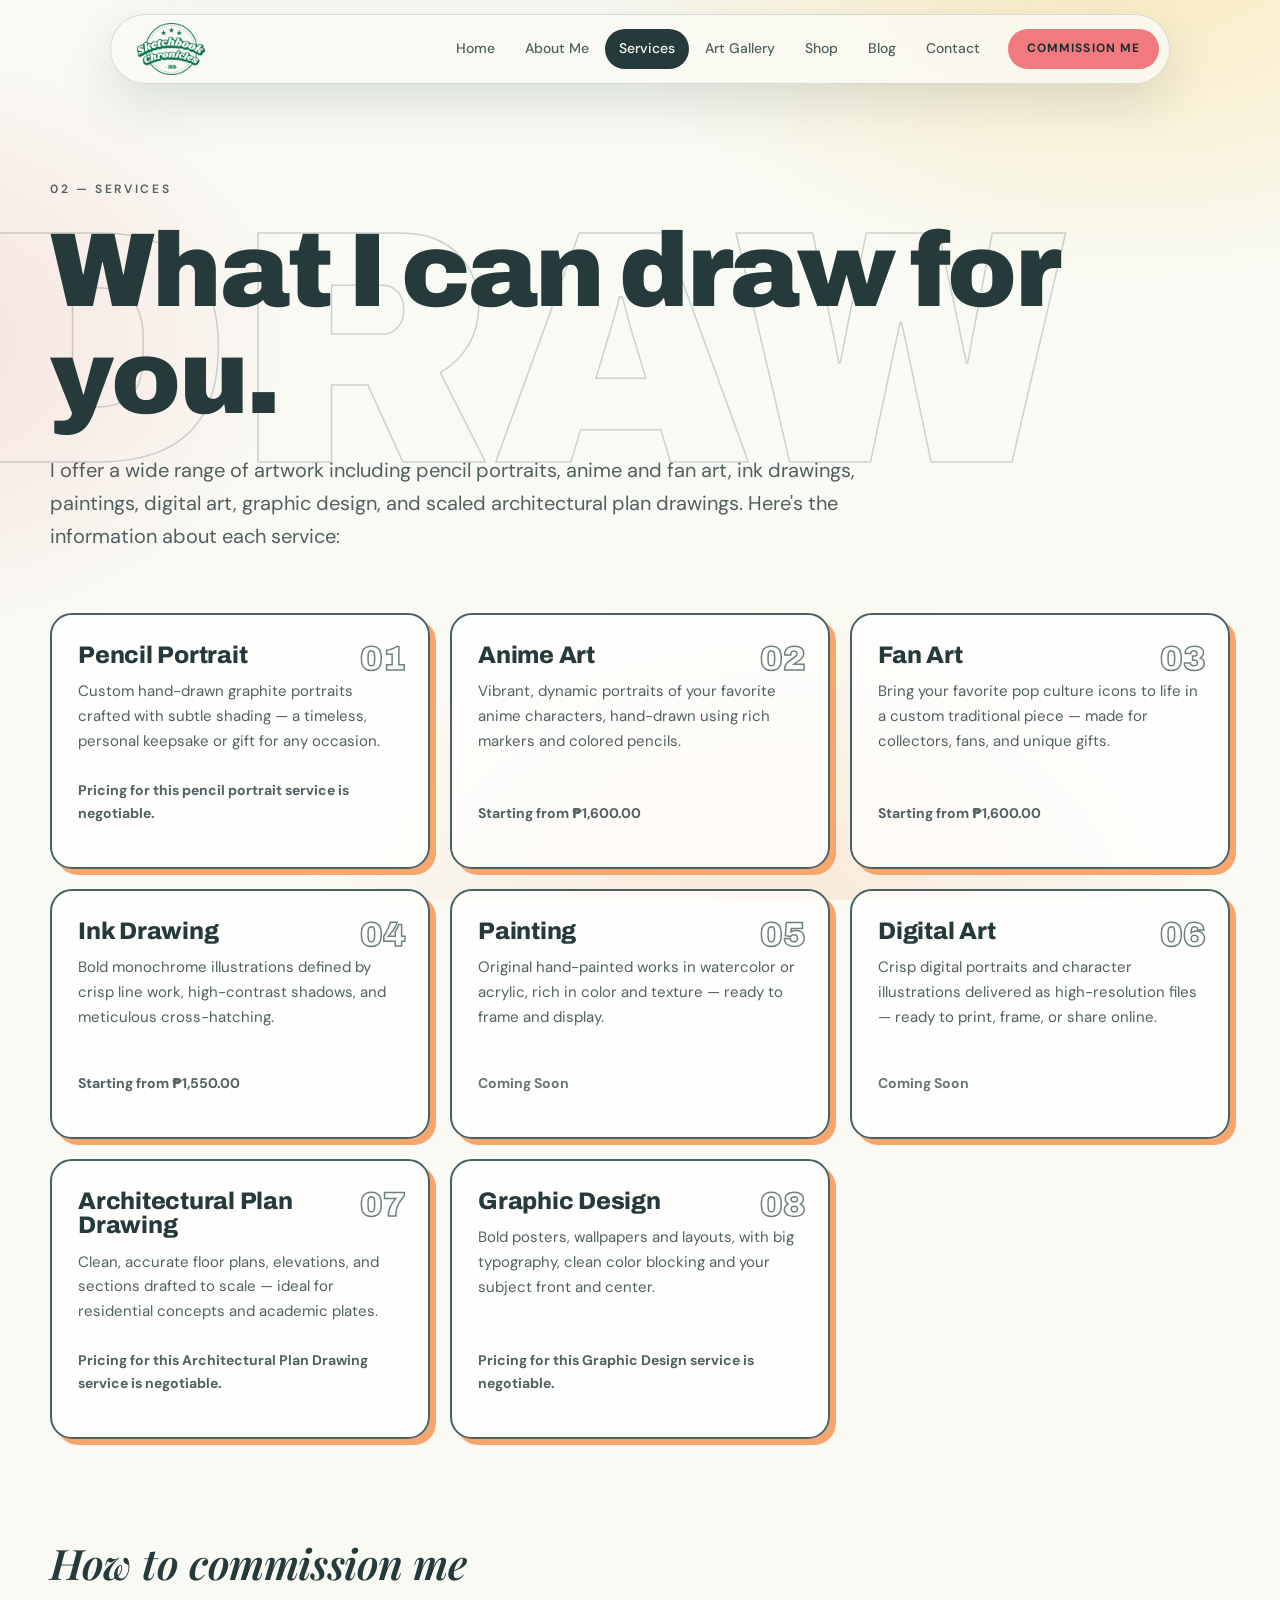
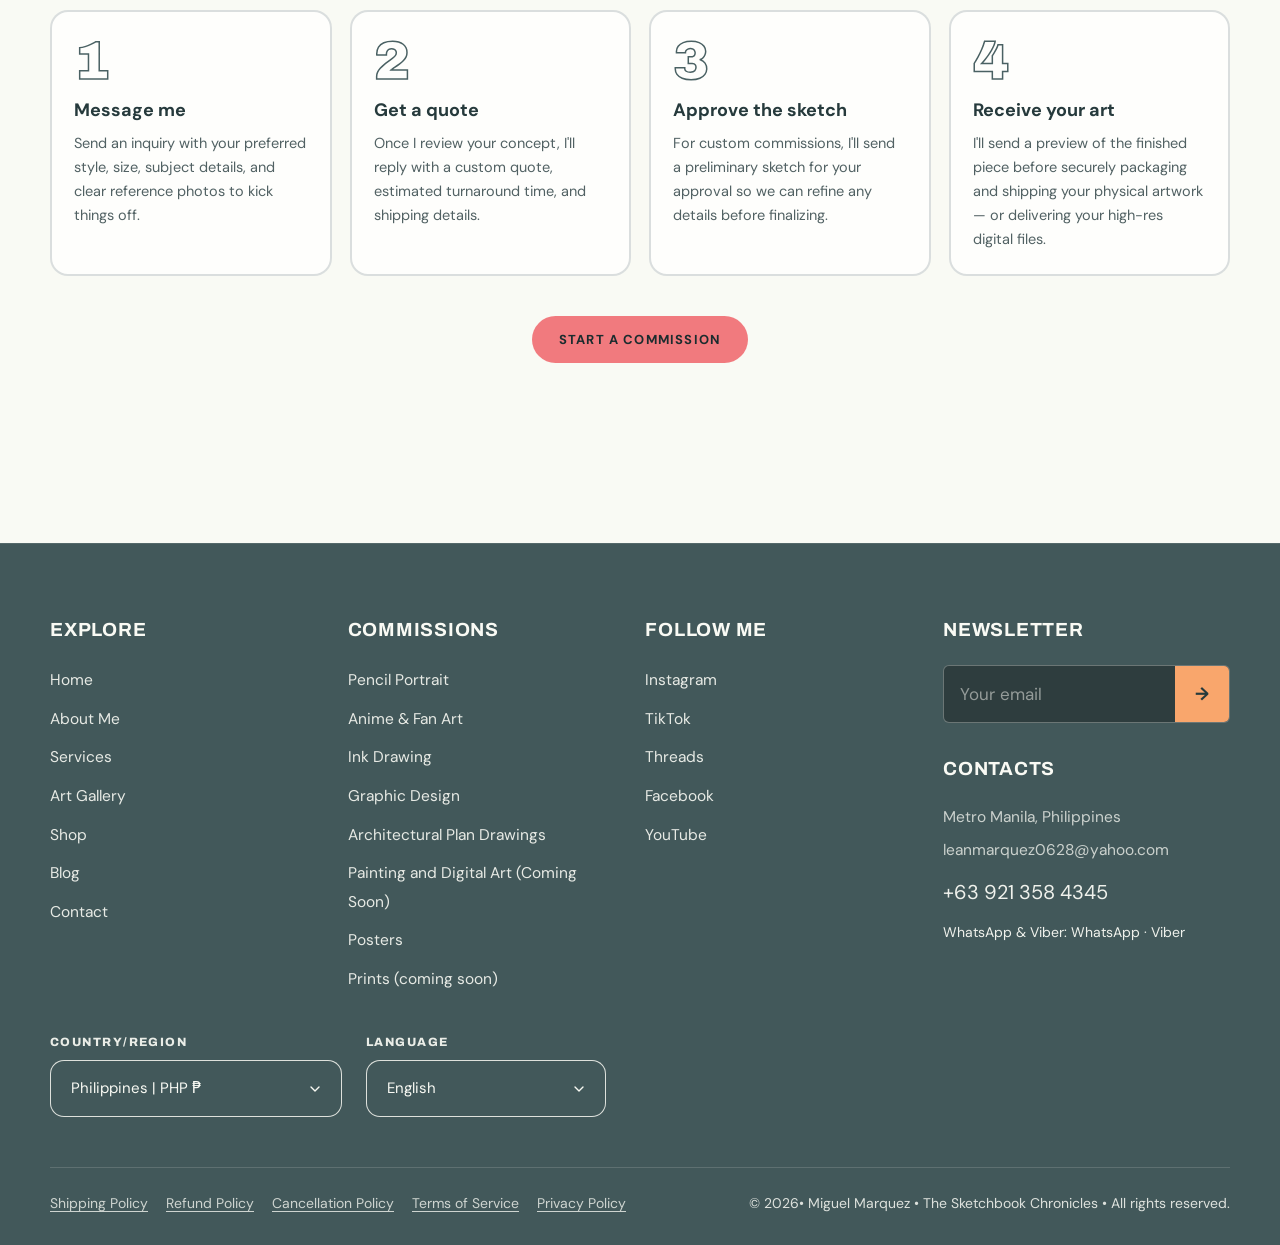
<file: services.html>
<!doctype html>
<html lang="en">

<head>
  <meta charset="utf-8">
  <meta name="viewport" content="width=device-width, initial-scale=1">
  <title>Services & Commissions — The Sketchbook Chronicles</title>
  <meta name="description"
    content="Pencil portraits, anime and fan art, ink drawings, paintings, digital art, architectural plan drawings and graphic design.">
  <meta name="theme-color" content="#F9FAF4">
  <meta name="color-scheme" content="light">
  <link rel="icon" type="image/svg+xml" href="assets/icons/favicon.svg">
  <link rel="icon" type="image/png" sizes="32x32" href="assets/icons/favicon-32.png">
  <link rel="apple-touch-icon" href="assets/icons/apple-touch-icon.png">
  <link rel="manifest" href="site.webmanifest">
  <meta property="og:title" content="Services & Commissions — The Sketchbook Chronicles">
  <meta property="og:description"
    content="Pencil portraits, anime and fan art, ink drawings, paintings, digital art, architectural plan drawings and graphic design.">
  <meta property="og:type" content="website">
  <link rel="canonical" href="https://sketchchroniclesv2.vercel.app/services.html">
  <meta property="og:image" content="https://sketchchroniclesv2.vercel.app/assets/brand/og-card.png">
  <meta property="og:site_name" content="The Sketchbook Chronicles">
  <meta name="twitter:card" content="summary_large_image">
  <link rel="preconnect" href="https://fonts.googleapis.com">
  <link rel="preconnect" href="https://fonts.gstatic.com" crossorigin>
  <link
    href="https://fonts.googleapis.com/css2?family=Archivo:wght@500;700;800;900&family=DM+Sans:wght@400;500;600;700&family=Playfair+Display:ital,wght@1,600&family=Bagel+Fat+One&display=swap"
    rel="stylesheet">
  <link rel="stylesheet" href="css/style.css">
</head>

<body>
  <a class="skip" href="#main">Skip to content</a>
  <div class="nav-shell">
    <nav class="nav" aria-label="Main">
      <a class="logo" href="index.html" aria-label="The Sketchbook Chronicles — Home"><img src="assets/brand/logo.png"
          alt="The Sketchbook Chronicles" width="68" height="52"></a>
      <div class="nav-links"><a href="index.html">Home</a><a href="about.html">About Me</a><a href="services.html"
          aria-current="page">Services</a><a href="gallery.html">Art Gallery</a><a href="shop.html">Shop</a><a
          href="blog.html">Blog</a><a href="contact.html">Contact</a></div>
      <a class="btn sm" href="contact.html">Commission me</a>
      <button class="icon-btn burger" type="button" aria-label="Menu" aria-expanded="false"><svg viewBox="0 0 24 24"
          fill="none" stroke="currentColor" stroke-width="2" stroke-linecap="round">
          <path d="M4 7h16M4 12h16M4 17h16" />
        </svg></button>
    </nav>
  </div>
  <div class="mobile-panel"><a href="index.html">Home</a><a href="about.html">About Me</a><a href="services.html"
      aria-current="page">Services</a><a href="gallery.html">Art Gallery</a><a href="shop.html">Shop</a><a
      href="blog.html">Blog</a><a href="contact.html">Contact</a><a class="btn" href="contact.html">Commission me</a>
  </div>

  <main id="main">
    <noscript>
      <p class="noscript">Please turn on JavaScript to see the gallery, shop and social feeds.</p>
    </noscript>
    <section class="page-head">
      <div class="wrap">
        <span class="ghost-word" aria-hidden="true">DRAW</span>
        <p class="eyebrow rv">02 — Services</p>
        <h1 class="display rv">What I can draw for you.</h1>
        <p class="lead rv">I offer a wide range of artwork including pencil portraits, anime and fan art, ink drawings,
          paintings, digital art, graphic design, and scaled architectural plan drawings. Here's the information about
          each service:</p>
      </div>
    </section>
    <section style="padding-top:30px">
      <div class="wrap">
        <div class="grid g3">
          <article class="card rv"><span class="num">01</span>
            <h3>Pencil Portrait</h3>
            <p>Custom hand-drawn graphite portraits crafted with subtle shading — a timeless, personal keepsake or gift
              for any occasion.</p>
            <p class="price">Pricing for this pencil portrait service is negotiable.</p>
          </article>
          <article class="card rv"><span class="num">02</span>
            <h3>Anime Art</h3>
            <p>Vibrant, dynamic portraits of your favorite anime characters, hand-drawn using rich markers and colored
              pencils.</p>
            <p class="price">Starting from ₱1,600.00</p>
          </article>
          <article class="card rv"><span class="num">03</span>
            <h3>Fan Art</h3>
            <p>Bring your favorite pop culture icons to life in a custom traditional piece — made for collectors, fans,
              and unique gifts.</p>
            <p class="price">Starting from ₱1,600.00</p>
          </article>
          <article class="card rv"><span class="num">04</span>
            <h3>Ink Drawing</h3>
            <p>Bold monochrome illustrations defined by crisp line work, high-contrast shadows, and meticulous
              cross-hatching.</p>
            <p class="price">Starting from ₱1,550.00</p>
          </article>
          <article class="card rv"><span class="num">05</span>
            <h3>Painting</h3>
            <p>Original hand-painted works in watercolor or acrylic, rich in color and texture — ready to frame and
              display.</p>
            <p class="price soon">Coming Soon</p>
          </article>
          <article class="card rv"><span class="num">06</span>
            <h3>Digital Art</h3>
            <p>Crisp digital portraits and character illustrations delivered as high-resolution files — ready to print,
              frame, or share online.</p>
            <p class="price soon">Coming Soon</p>
          </article>
          <article class="card rv"><span class="num">07</span>
            <h3>Architectural Plan Drawing</h3>
            <p>Clean, accurate floor plans, elevations, and sections drafted to scale — ideal for residential concepts
              and academic plates.</p>
            <p class="price">Pricing for this Architectural Plan Drawing service is negotiable.</p>
          </article>
          <article class="card rv"><span class="num">08</span>
            <h3>Graphic Design</h3>
            <p>Bold posters, wallpapers and layouts, with big typography, clean color blocking and your subject front
              and center.</p>
            <p class="price">Pricing for this Graphic Design service is negotiable.</p>
          </article>
        </div>
      </div>
    </section>
    <section style="padding-top:0">
      <div class="wrap">
        <h2 class="serif-it rv" style="font-size:clamp(28px,3.6vw,42px);margin-bottom:26px">How to commission me</h2>
        <div class="steps">
          <div class="step rv">
            <h4>Message me</h4>
            <p>Send an inquiry with your preferred style, size, subject details, and clear reference photos to kick
              things off.</p>
          </div>
          <div class="step rv">
            <h4>Get a quote</h4>
            <p>Once I review your concept, I'll reply with a custom quote, estimated turnaround time, and shipping
              details.</p>
          </div>
          <div class="step rv">
            <h4>Approve the sketch</h4>
            <p>For custom commissions, I'll send a preliminary sketch for your approval so we can refine any details
              before finalizing.</p>
          </div>
          <div class="step rv">
            <h4>Receive your art</h4>
            <p>I'll send a preview of the finished piece before securely packaging and shipping your physical artwork —
              or delivering your high-res digital files.</p>
          </div>
        </div>
        <p style="text-align:center;margin-top:40px"><a class="btn" href="contact.html">Start a commission</a></p>
      </div>
    </section>

  </main>

  <footer>
    <div class="wrap">
      <div class="foot-grid">
        <div>
          <h4>Explore</h4>
          <ul>
            <li><a href="index.html">Home</a></li>
            <li><a href="about.html">About Me</a></li>
            <li><a href="services.html">Services</a></li>
            <li><a href="gallery.html">Art Gallery</a></li>
            <li><a href="shop.html">Shop</a></li>
            <li><a href="blog.html">Blog</a></li>
            <li><a href="contact.html">Contact</a></li>
          </ul>
        </div>
        <div>
          <h4>Commissions</h4>
          <ul>
            <li><a href="services.html">Pencil Portrait</a></li>
            <li><a href="services.html">Anime &amp; Fan Art</a></li>
            <li><a href="services.html">Ink Drawing</a></li>
            <li><a href="services.html">Graphic Design</a></li>
            <li><a href="services.html">Architectural Plan Drawings</a></li>
            <li><a href="services.html">Painting and Digital Art (Coming Soon)</a></li>
            <li><a href="shop.html">Posters</a></li>
            <li><a href="shop.html">Prints (coming soon)</a></li>
          </ul>
        </div>
        <div>
          <h4>Follow me</h4>
          <ul id="foot-social"></ul>
        </div>
        <div>
          <h4>Newsletter</h4>
          <form class="news" id="newsletter" novalidate><input type="email" name="email" placeholder="Your email" autocomplete="email"
              aria-label="Your email"><button type="submit" aria-label="Subscribe">→</button></form>
          <div class="foot-contact">
            <h4>Contacts</h4>
            <p>Metro Manila, Philippines</p>
            <p><a href="mailto:leanmarquez0628@yahoo.com">leanmarquez0628@yahoo.com</a></p>
            <p class="phone"><a href="tel:+639213584345">+63 921 358 4345</a></p>
            <p class="phone">WhatsApp &amp; Viber: <a href="https://wa.me/639213584345" target="_blank"
                rel="noopener">WhatsApp</a> · <a href="viber://chat?number=%2B639213584345">Viber</a></p>
          </div>
        </div>
      </div>
      <div class="foot-bottom">
        <nav class="foot-policies" aria-label="Policies"><a href="shipping-policy.html">Shipping Policy</a><a
            href="refund-policy.html">Refund Policy</a><a href="cancellation-policy.html">Cancellation Policy</a><a
            href="terms-of-service.html">Terms of Service</a><a href="privacy-policy.html">Privacy Policy</a></nav>
        <span>© <span class="yr">2026</span>• Miguel Marquez • The Sketchbook Chronicles • All rights
          reserved.</span>
      </div>
    </div>
  </footer>
  <script src="js/icons.js"></script>
  <script src="js/config.js"></script>
  <script src="js/data.js"></script>
  <script src="js/db.js"></script>
  <script src="js/currency.js"></script>
  <script src="js/main.js"></script>
  <script src="js/i18n.js"></script>
  <script src="js/footer.js"></script>

</body>

</html>
</file>
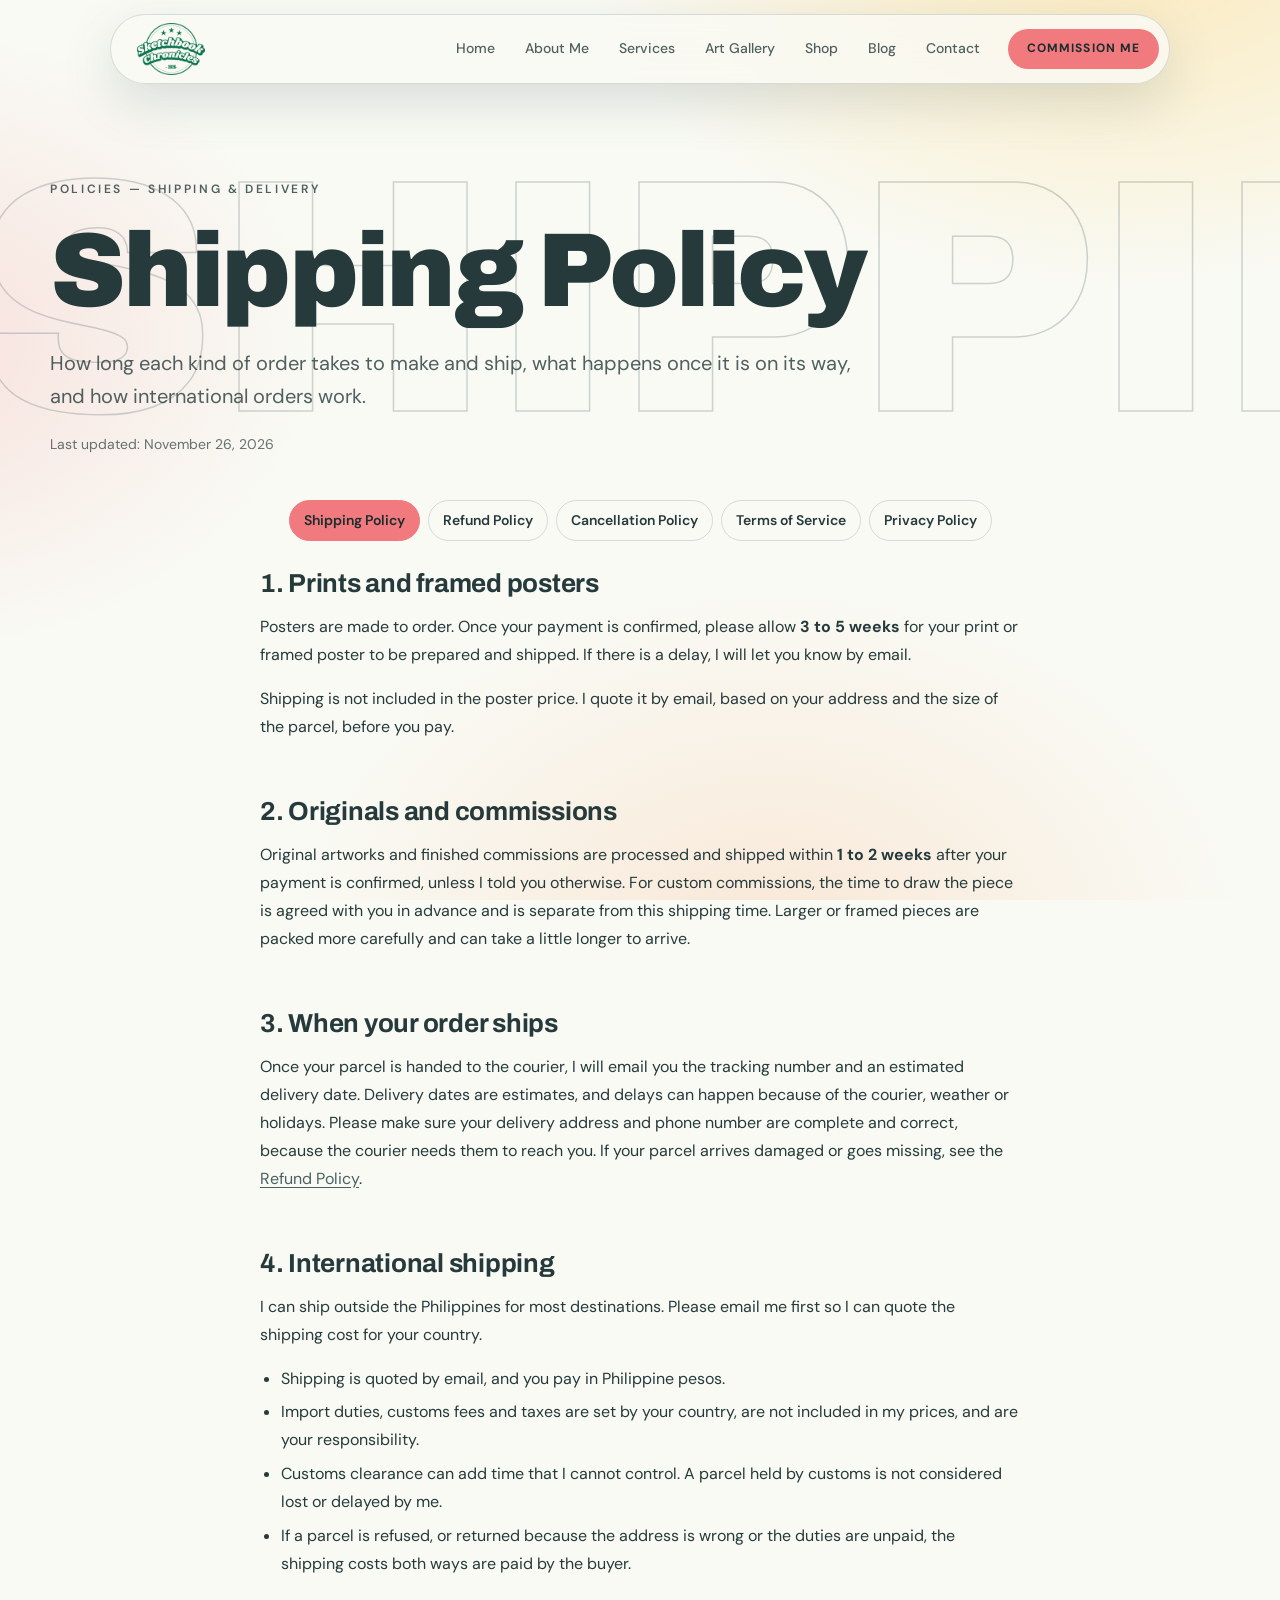
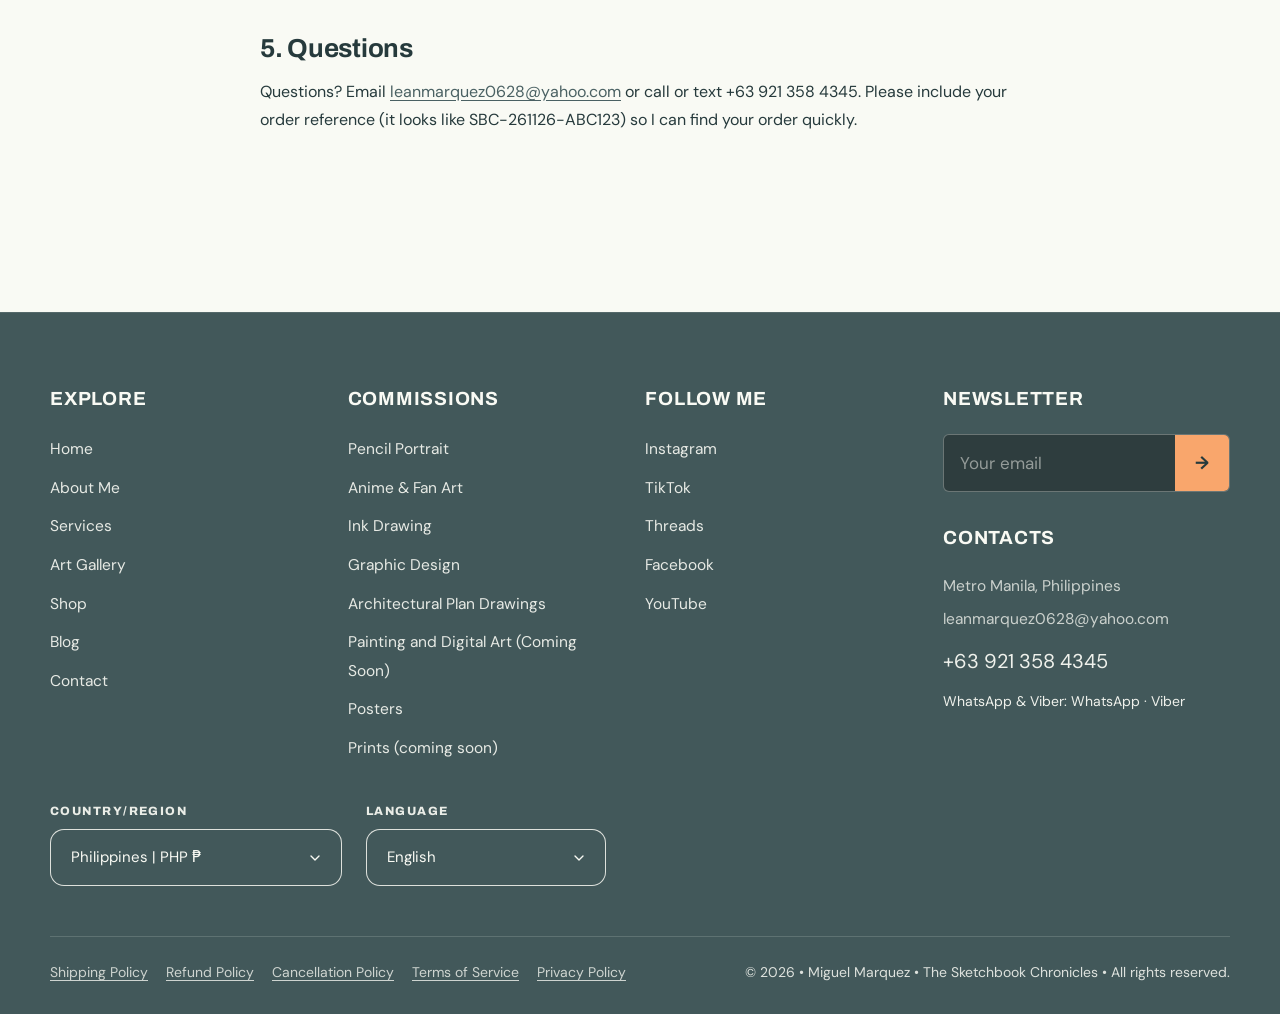
<file: shipping-policy.html>
<!doctype html>
<html lang="en">

<head>
  <meta charset="utf-8">
  <meta name="viewport" content="width=device-width, initial-scale=1">
  <title>Shipping Policy — The Sketchbook Chronicles</title>
  <meta name="description"
    content="How long prints and original artworks take to ship, and how international shipping works at The Sketchbook Chronicles.">
  <meta name="theme-color" content="#F9FAF4">
  <meta name="color-scheme" content="light">
  <link rel="icon" type="image/svg+xml" href="assets/icons/favicon.svg">
  <link rel="icon" type="image/png" sizes="32x32" href="assets/icons/favicon-32.png">
  <link rel="apple-touch-icon" href="assets/icons/apple-touch-icon.png">
  <link rel="manifest" href="site.webmanifest">
  <meta property="og:title" content="Shipping Policy — The Sketchbook Chronicles">
  <meta property="og:description"
    content="How long prints and original artworks take to ship, and how international shipping works at The Sketchbook Chronicles.">
  <meta property="og:type" content="website">
  <link rel="canonical" href="https://sketchchroniclesv2.vercel.app/shipping-policy.html">
  <meta property="og:image" content="https://sketchchroniclesv2.vercel.app/assets/brand/og-card.png">
  <meta property="og:site_name" content="The Sketchbook Chronicles">
  <meta name="twitter:card" content="summary_large_image">
  <link rel="preconnect" href="https://fonts.googleapis.com">
  <link rel="preconnect" href="https://fonts.gstatic.com" crossorigin>
  <link
    href="https://fonts.googleapis.com/css2?family=Archivo:wght@500;700;800;900&family=DM+Sans:wght@400;500;600;700&family=Playfair+Display:ital,wght@1,600&family=Bagel+Fat+One&display=swap"
    rel="stylesheet">
  <link rel="stylesheet" href="css/style.css">
</head>

<body>
  <a class="skip" href="#main">Skip to content</a>
  <div class="nav-shell">
    <nav class="nav" aria-label="Main">
      <a class="logo" href="index.html" aria-label="The Sketchbook Chronicles — Home"><img src="assets/brand/logo.png"
          alt="The Sketchbook Chronicles" width="68" height="52"></a>
      <div class="nav-links"><a href="index.html">Home</a><a href="about.html">About Me</a><a
          href="services.html">Services</a><a href="gallery.html">Art Gallery</a><a href="shop.html">Shop</a><a
          href="blog.html">Blog</a><a href="contact.html">Contact</a></div>
      <a class="btn sm" href="contact.html">Commission me</a>
      <button class="icon-btn burger" type="button" aria-label="Menu" aria-expanded="false"><svg viewBox="0 0 24 24"
          fill="none" stroke="currentColor" stroke-width="2" stroke-linecap="round">
          <path d="M4 7h16M4 12h16M4 17h16" />
        </svg></button>
    </nav>
  </div>
  <div class="mobile-panel"><a href="index.html">Home</a><a href="about.html">About Me</a><a
      href="services.html">Services</a><a href="gallery.html">Art Gallery</a><a href="shop.html">Shop</a><a
      href="blog.html">Blog</a><a href="contact.html">Contact</a><a class="btn" href="contact.html">Commission me</a>
  </div>

  <main id="main">
    <section class="page-head">
      <div class="wrap">
        <span class="ghost-word" aria-hidden="true">SHIPPING</span>
        <p class="eyebrow rv">Policies — Shipping &amp; delivery</p>
        <h1 class="display rv">Shipping Policy</h1>
        <p class="lead rv">How long each kind of order takes to make and ship, what happens once it is on its way, and
          how international orders work.</p>
        <p class="policy-date">Last updated: November 26, 2026</p>
      </div>
    </section>
    <section style="padding-top:20px">
      <div class="wrap">
        <nav class="policy-nav" aria-label="Policies"><a href="shipping-policy.html" aria-current="page">Shipping
            Policy</a><a href="refund-policy.html">Refund Policy</a><a href="cancellation-policy.html">Cancellation
            Policy</a><a href="terms-of-service.html">Terms of Service</a><a href="privacy-policy.html">Privacy
            Policy</a></nav>
        <article class="policy">
          <h2>1. Prints and framed posters</h2>
          <p>Posters are made to order. Once your payment is confirmed, please allow <b>3 to 5 weeks</b> for your print
            or framed poster to be prepared and shipped. If there is a delay, I will let you know by email.</p>
          <p>Shipping is not included in the poster price. I quote it by email, based on your address and the size of
            the parcel, before you pay.</p>
          <h2>2. Originals and commissions</h2>
          <p>Original artworks and finished commissions are processed and shipped within <b>1 to 2 weeks</b> after your
            payment is confirmed, unless I told you otherwise. For custom commissions, the time to draw the piece is
            agreed with you in advance and is separate from this shipping time. Larger or framed pieces are packed more
            carefully and can take a little longer to arrive.</p>
          <h2>3. When your order ships</h2>
          <p>Once your parcel is handed to the courier, I will email you the tracking number and an estimated delivery
            date. Delivery dates are estimates, and delays can happen because of the courier, weather or holidays.
            Please make sure your delivery address and phone number are complete and correct, because the courier needs
            them to reach you. If your parcel arrives damaged or goes missing, see the <a
              href="refund-policy.html">Refund Policy</a>.</p>
          <h2>4. International shipping</h2>
          <p>I can ship outside the Philippines for most destinations. Please email me first so I can quote the shipping
            cost for your country.</p>
          <ul>
            <li>Shipping is quoted by email, and you pay in Philippine pesos.</li>
            <li>Import duties, customs fees and taxes are set by your country, are not included in my prices, and are
              your responsibility.</li>
            <li>Customs clearance can add time that I cannot control. A parcel held by customs is not considered lost or
              delayed by me.</li>
            <li>If a parcel is refused, or returned because the address is wrong or the duties are unpaid, the shipping
              costs both ways are paid by the buyer.</li>
          </ul>
          <h2>5. Questions</h2>
          <p>Questions? Email <a href="mailto:leanmarquez0628@yahoo.com">leanmarquez0628@yahoo.com</a> or call or text
            +63 921 358 4345. Please include your order reference (it looks like SBC-261126-ABC123) so I can find your
            order quickly.</p>
        </article>
      </div>
    </section>
  </main>

  <footer>
    <div class="wrap">
      <div class="foot-grid">
        <div>
          <h4>Explore</h4>
          <ul>
            <li><a href="index.html">Home</a></li>
            <li><a href="about.html">About Me</a></li>
            <li><a href="services.html">Services</a></li>
            <li><a href="gallery.html">Art Gallery</a></li>
            <li><a href="shop.html">Shop</a></li>
            <li><a href="blog.html">Blog</a></li>
            <li><a href="contact.html">Contact</a></li>
          </ul>
        </div>
        <div>
          <h4>Commissions</h4>
          <ul>
            <li><a href="services.html">Pencil Portrait</a></li>
            <li><a href="services.html">Anime &amp; Fan Art</a></li>
            <li><a href="services.html">Ink Drawing</a></li>
            <li><a href="services.html">Graphic Design</a></li>
            <li><a href="services.html">Architectural Plan Drawings</a></li>
            <li><a href="services.html">Painting and Digital Art (Coming Soon)</a></li>
            <li><a href="shop.html">Posters</a></li>
            <li><a href="shop.html">Prints (coming soon)</a></li>
          </ul>
        </div>
        <div>
          <h4>Follow me</h4>
          <ul id="foot-social"></ul>
        </div>
        <div>
          <h4>Newsletter</h4>
          <form class="news" id="newsletter" novalidate><input type="email" name="email" placeholder="Your email"
              autocomplete="email" aria-label="Your email"><button type="submit" aria-label="Subscribe">→</button>
          </form>
          <div class="foot-contact">
            <h4>Contacts</h4>
            <p>Metro Manila, Philippines</p>
            <p><a href="mailto:leanmarquez0628@yahoo.com">leanmarquez0628@yahoo.com</a></p>
            <p class="phone"><a href="tel:+639213584345">+63 921 358 4345</a></p>
            <p class="phone">WhatsApp &amp; Viber: <a href="https://wa.me/639213584345" target="_blank"
                rel="noopener">WhatsApp</a> · <a href="viber://chat?number=%2B639213584345">Viber</a></p>
          </div>
        </div>
      </div>
      <div class="foot-bottom">
        <nav class="foot-policies" aria-label="Policies"><a href="shipping-policy.html">Shipping Policy</a><a
            href="refund-policy.html">Refund Policy</a><a href="cancellation-policy.html">Cancellation Policy</a><a
            href="terms-of-service.html">Terms of Service</a><a href="privacy-policy.html">Privacy Policy</a></nav>
        <span>© <span class="yr">2026</span> • Miguel Marquez • The Sketchbook Chronicles • All rights
          reserved.</span>
      </div>
    </div>
  </footer>
  <script src="js/icons.js"></script>
  <script src="js/config.js"></script>
  <script src="js/data.js"></script>
  <script src="js/db.js"></script>
  <script src="js/currency.js"></script>
  <script src="js/main.js"></script>
  <script src="js/i18n.js"></script>
  <script src="js/footer.js"></script>

</body>

</html>
</file>
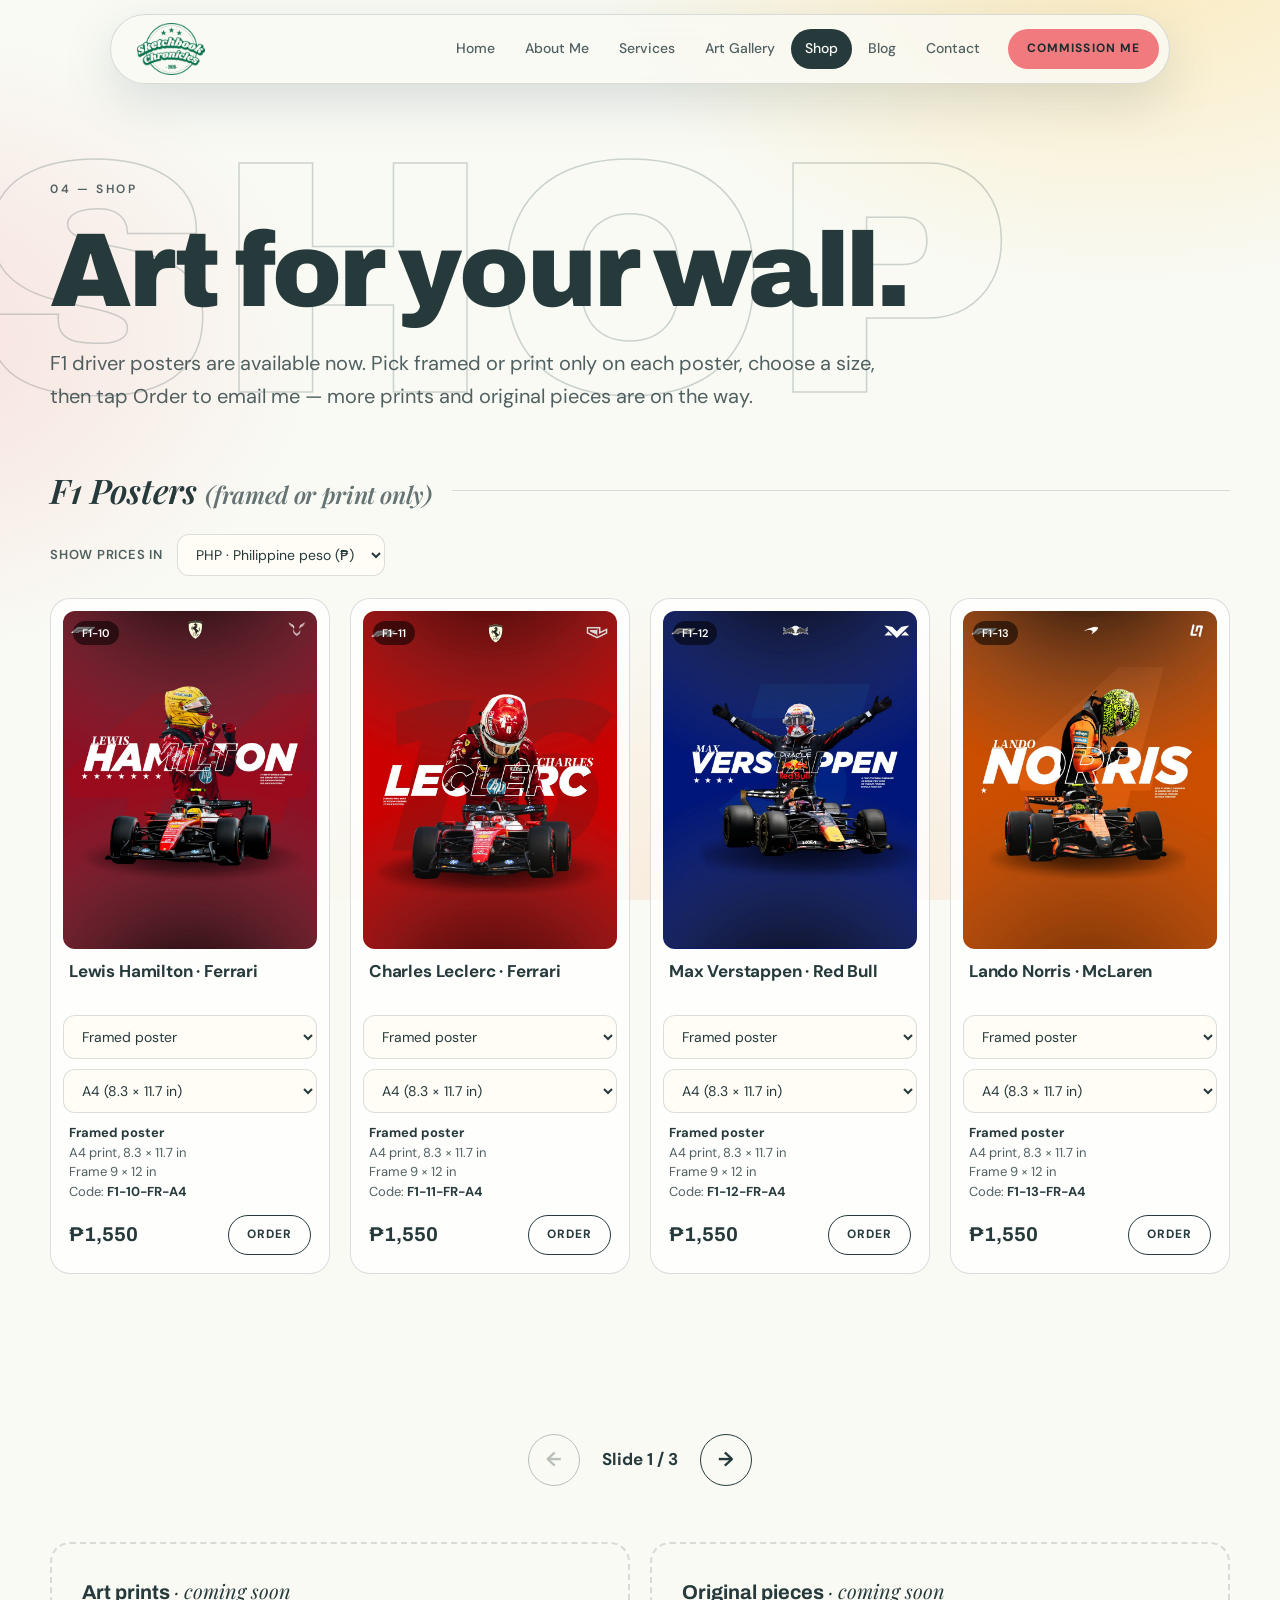
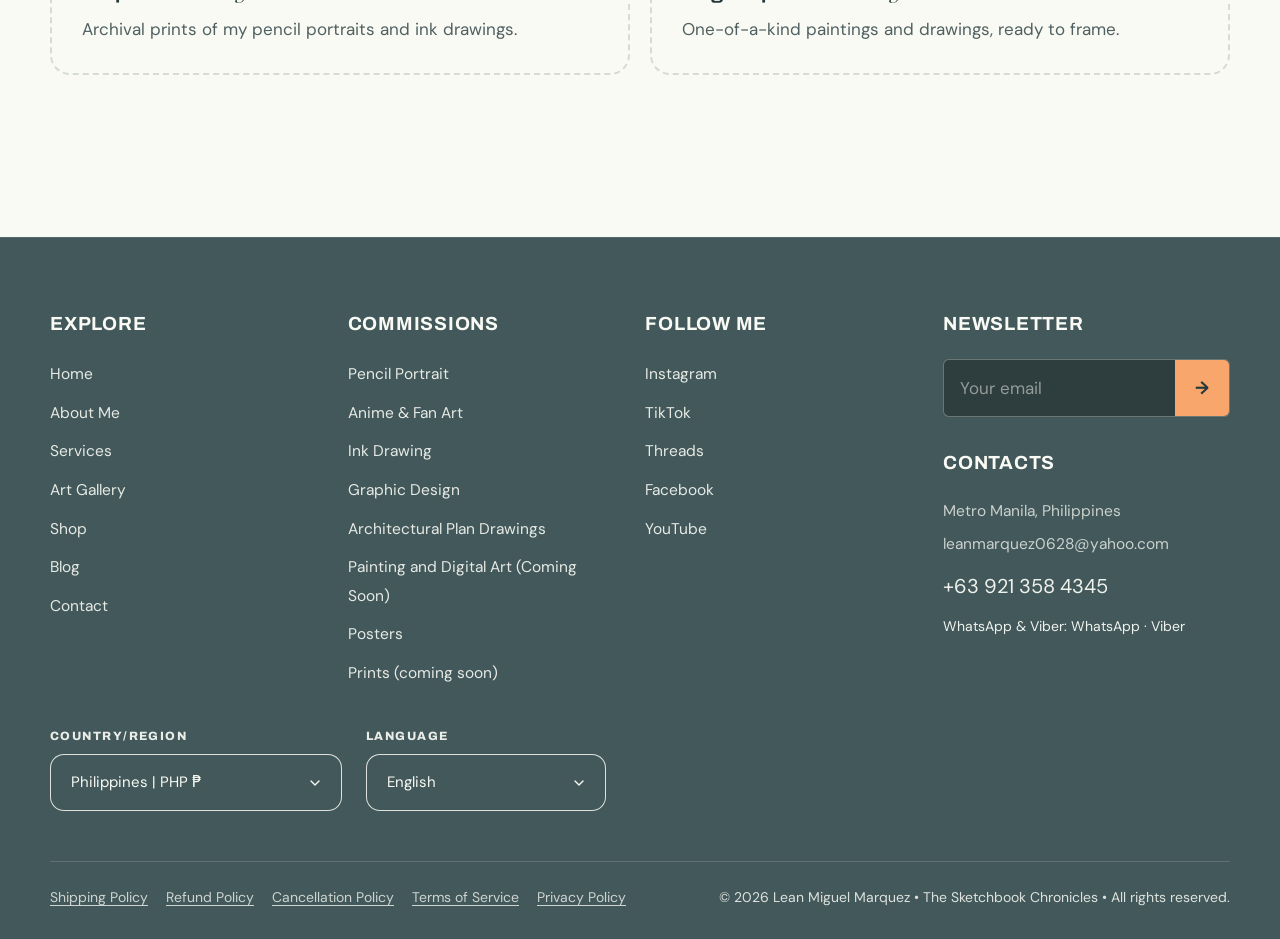
<file: shop.html>
<!doctype html>
<html lang="en">

<head>
  <meta charset="utf-8">
  <meta name="viewport" content="width=device-width, initial-scale=1">
  <title>Shop — The Sketchbook Chronicles</title>
  <meta name="description"
    content="F1 driver posters, framed or print only. More prints and original pieces coming soon.">
  <meta name="theme-color" content="#F9FAF4">
  <meta name="color-scheme" content="light">
  <link rel="icon" type="image/svg+xml" href="assets/icons/favicon.svg">
  <link rel="icon" type="image/png" sizes="32x32" href="assets/icons/favicon-32.png">
  <link rel="apple-touch-icon" href="assets/icons/apple-touch-icon.png">
  <link rel="manifest" href="site.webmanifest">
  <meta property="og:title" content="Shop — The Sketchbook Chronicles">
  <meta property="og:description"
    content="F1 driver posters, framed or print only. More prints and original pieces coming soon.">
  <meta property="og:type" content="website">
  <link rel="canonical" href="https://sketchchroniclesv2.vercel.app/shop.html">
  <meta property="og:image" content="https://sketchchroniclesv2.vercel.app/assets/brand/og-card.png">
  <meta property="og:site_name" content="The Sketchbook Chronicles">
  <meta name="twitter:card" content="summary_large_image">
  <link rel="preconnect" href="https://fonts.googleapis.com">
  <link rel="preconnect" href="https://fonts.gstatic.com" crossorigin>
  <link
    href="https://fonts.googleapis.com/css2?family=Archivo:wght@500;700;800;900&family=DM+Sans:wght@400;500;600;700&family=Playfair+Display:ital,wght@1,600&family=Bagel+Fat+One&display=swap"
    rel="stylesheet">
  <link rel="stylesheet" href="css/style.css">
</head>

<body>
  <a class="skip" href="#main">Skip to content</a>
  <div class="nav-shell">
    <nav class="nav" aria-label="Main">
      <a class="logo" href="index.html" aria-label="The Sketchbook Chronicles — Home"><img src="assets/brand/logo.png"
          alt="The Sketchbook Chronicles" width="68" height="52"></a>
      <div class="nav-links"><a href="index.html">Home</a><a href="about.html">About Me</a><a
          href="services.html">Services</a><a href="gallery.html">Art Gallery</a><a href="shop.html"
          aria-current="page">Shop</a><a href="blog.html">Blog</a><a href="contact.html">Contact</a></div>
      <a class="btn sm" href="contact.html">Commission me</a>
      <button class="icon-btn burger" type="button" aria-label="Menu" aria-expanded="false"><svg viewBox="0 0 24 24"
          fill="none" stroke="currentColor" stroke-width="2" stroke-linecap="round">
          <path d="M4 7h16M4 12h16M4 17h16" />
        </svg></button>
    </nav>
  </div>
  <div class="mobile-panel"><a href="index.html">Home</a><a href="about.html">About Me</a><a
      href="services.html">Services</a><a href="gallery.html">Art Gallery</a><a href="shop.html"
      aria-current="page">Shop</a><a href="blog.html">Blog</a><a href="contact.html">Contact</a><a class="btn"
      href="contact.html">Commission me</a></div>

  <main id="main">
    <noscript>
      <p class="noscript">Please turn on JavaScript to see the gallery, shop and social feeds.</p>
    </noscript>
    <section class="page-head">
      <div class="wrap">
        <span class="ghost-word" aria-hidden="true">SHOP</span>
        <p class="eyebrow rv">04 — Shop</p>
        <h1 class="display rv">Art for your wall.</h1>
        <p class="lead rv">F1 driver posters are available now. Pick framed or print only on each poster, choose a size,
          then tap Order to email me — more prints and original pieces are on the way.</p>
      </div>
    </section>
    <section style="padding-top:30px">
      <div class="wrap">
        <div style="display:flex;align-items:center;gap:20px;margin-bottom:26px">
          <h2 class="serif-it" style="font-size:clamp(24px,3vw,34px);white-space:nowrap">F1 Posters <span
              style="opacity:.7;font-size:.7em">(framed or print only)</span></h2><span
            style="flex:1;height:1px;background:var(--line)"></span>
        </div>
        <div class="cur-bar"><label for="cur">Show prices in</label><select id="cur" name="currency"
            autocomplete="off"
            aria-describedby="cur-note"></select><small id="cur-note"></small></div>
        <div class="shop-grid" id="shop-grid"></div>
        <div class="pager"><button type="button" id="s-prev" aria-label="Previous">←</button><span id="shop-label">Slide
            1 / 2</span><button type="button" id="s-next" aria-label="Next">→</button></div>
        <div class="soon-box">
          <div class="rv">
            <h4>Art prints <span class="serif-it" style="font-weight:400">· coming soon</span></h4>
            <p style="color:var(--text-soft);margin:0">Archival prints of my pencil portraits and ink drawings.</p>
          </div>
          <div class="rv">
            <h4>Original pieces <span class="serif-it" style="font-weight:400">· coming soon</span></h4>
            <p style="color:var(--text-soft);margin:0">One-of-a-kind paintings and drawings, ready to frame.</p>
          </div>
        </div>
      </div>
    </section>

    <div class="modal" id="order-modal" role="dialog" aria-modal="true" aria-label="Place an order">
      <div class="modal-card"><button type="button" class="icon-btn modal-x" data-close aria-label="Close">✕</button>
        <h3 id="order-title">Place an order</h3>
        <p class="sub" id="order-sub">I'll confirm availability, shipping and payment by email.</p>
        <div class="summary" id="order-summary"></div>
        <form id="order-form" novalidate>
          <div class="qty-row"><span class="qlabel" id="qty-label">Quantity</span>
            <div class="qty" role="group" aria-labelledby="qty-label"><button type="button" id="q-minus"
                aria-label="Decrease quantity">−</button><input id="o-qty" name="quantity" type="number"
                inputmode="numeric" min="1" max="20" value="1" aria-label="Quantity"><button type="button" id="q-plus"
                aria-label="Increase quantity">+</button></div>
            <div class="total">Total <b id="o-total">₱0</b></div>
          </div>
          <p class="cur-warn" id="o-cur-note" hidden></p>
          <div class="field"><label for="o-name">Your name <i>*</i></label><input type="text" id="o-name"
              name="customer_name" required autocomplete="name"><span class="err">Please enter your name.</span></div>
          <div class="field"><label for="o-email">Email <i>*</i></label><input id="o-email" name="email" type="email"
              required autocomplete="email"><span class="err">Please enter a valid email.</span></div>
          <div class="field"><label for="o-phone">Phone (optional)</label><input id="o-phone" name="phone" type="tel"
              autocomplete="tel"></div>
          <div class="field"><label for="o-note">Delivery address / notes</label><textarea id="o-note" name="note"
              autocomplete="shipping street-address"
              style="min-height:80px"></textarea></div>
          <fieldset class="pay">
            <legend>Payment method</legend>
            <div class="pay-opts">
              <label><input type="radio" name="payment_method" value="GCash"
                  checked><span><b>GCash</b><small>e-wallet</small></span></label>
              <label><input type="radio" name="payment_method"
                  value="Maya"><span><b>Maya</b><small>e-wallet</small></span></label>
              <label><input type="radio" name="payment_method" value="Bank transfer"><span><b>Bank
                    transfer</b><small>BDO / Metrobank / GoTyme / other</small></span></label>
            </div>
            <div class="bank-pick" id="bank-pick" hidden><label for="o-bank" id="o-bank-label">Bank</label><select
                id="o-bank" name="bank"></select></div>
            <div class="pay-info" id="pay-info" aria-live="polite"></div>
          </fieldset>
          <p class="agree"><small>By sending your order you agree to the <a href="terms-of-service.html" target="_blank"
                rel="noopener">Terms of Service</a>, <a href="refund-policy.html" target="_blank" rel="noopener">Refund
                Policy</a> and <a href="cancellation-policy.html" target="_blank" rel="noopener">Cancellation
                Policy</a>.</small></p>
          <button class="btn block" type="submit">Send order</button>
        </form>
        <div class="order-done" id="order-done" hidden aria-live="polite"></div>
      </div>
    </div>

  </main>

  <footer>
    <div class="wrap">
      <div class="foot-grid">
        <div>
          <h4>Explore</h4>
          <ul>
            <li><a href="index.html">Home</a></li>
            <li><a href="about.html">About Me</a></li>
            <li><a href="services.html">Services</a></li>
            <li><a href="gallery.html">Art Gallery</a></li>
            <li><a href="shop.html">Shop</a></li>
            <li><a href="blog.html">Blog</a></li>
            <li><a href="contact.html">Contact</a></li>
          </ul>
        </div>
        <div>
          <h4>Commissions</h4>
          <ul>
            <li><a href="services.html">Pencil Portrait</a></li>
            <li><a href="services.html">Anime &amp; Fan Art</a></li>
            <li><a href="services.html">Ink Drawing</a></li>
            <li><a href="services.html">Graphic Design</a></li>
            <li><a href="services.html">Architectural Plan Drawings</a></li>
            <li><a href="services.html">Painting and Digital Art (Coming Soon)</a></li>
            <li><a href="shop.html">Posters</a></li>
            <li><a href="shop.html">Prints (coming soon)</a></li>
          </ul>
        </div>
        <div>
          <h4>Follow me</h4>
          <ul id="foot-social"></ul>
        </div>
        <div>
          <h4>Newsletter</h4>
          <form class="news" id="newsletter" novalidate><input type="email" name="email" placeholder="Your email" autocomplete="email"
              aria-label="Your email"><button type="submit" aria-label="Subscribe">→</button></form>
          <div class="foot-contact">
            <h4>Contacts</h4>
            <p>Metro Manila, Philippines</p>
            <p><a href="mailto:leanmarquez0628@yahoo.com">leanmarquez0628@yahoo.com</a></p>
            <p class="phone"><a href="tel:+639213584345">+63 921 358 4345</a></p>
            <p class="phone">WhatsApp &amp; Viber: <a href="https://wa.me/639213584345" target="_blank"
                rel="noopener">WhatsApp</a> · <a href="viber://chat?number=%2B639213584345">Viber</a></p>
          </div>
        </div>
      </div>
      <div class="foot-bottom">
        <nav class="foot-policies" aria-label="Policies"><a href="shipping-policy.html">Shipping Policy</a><a
            href="refund-policy.html">Refund Policy</a><a href="cancellation-policy.html">Cancellation Policy</a><a
            href="terms-of-service.html">Terms of Service</a><a href="privacy-policy.html">Privacy Policy</a></nav>
        <span>© <span class="yr">2026</span> Lean Miguel Marquez • The Sketchbook Chronicles • All rights
          reserved.</span>
      </div>
    </div>
  </footer>
  <script src="js/icons.js"></script>
  <script src="js/config.js"></script>
  <script src="js/data.js"></script>
  <script src="js/db.js"></script>
  <script src="js/currency.js"></script>
  <script src="js/main.js"></script>
  <script src="js/i18n.js"></script>
  <script src="js/footer.js"></script>
  <script src="js/shop.js"></script>
</body>

</html>
</file>
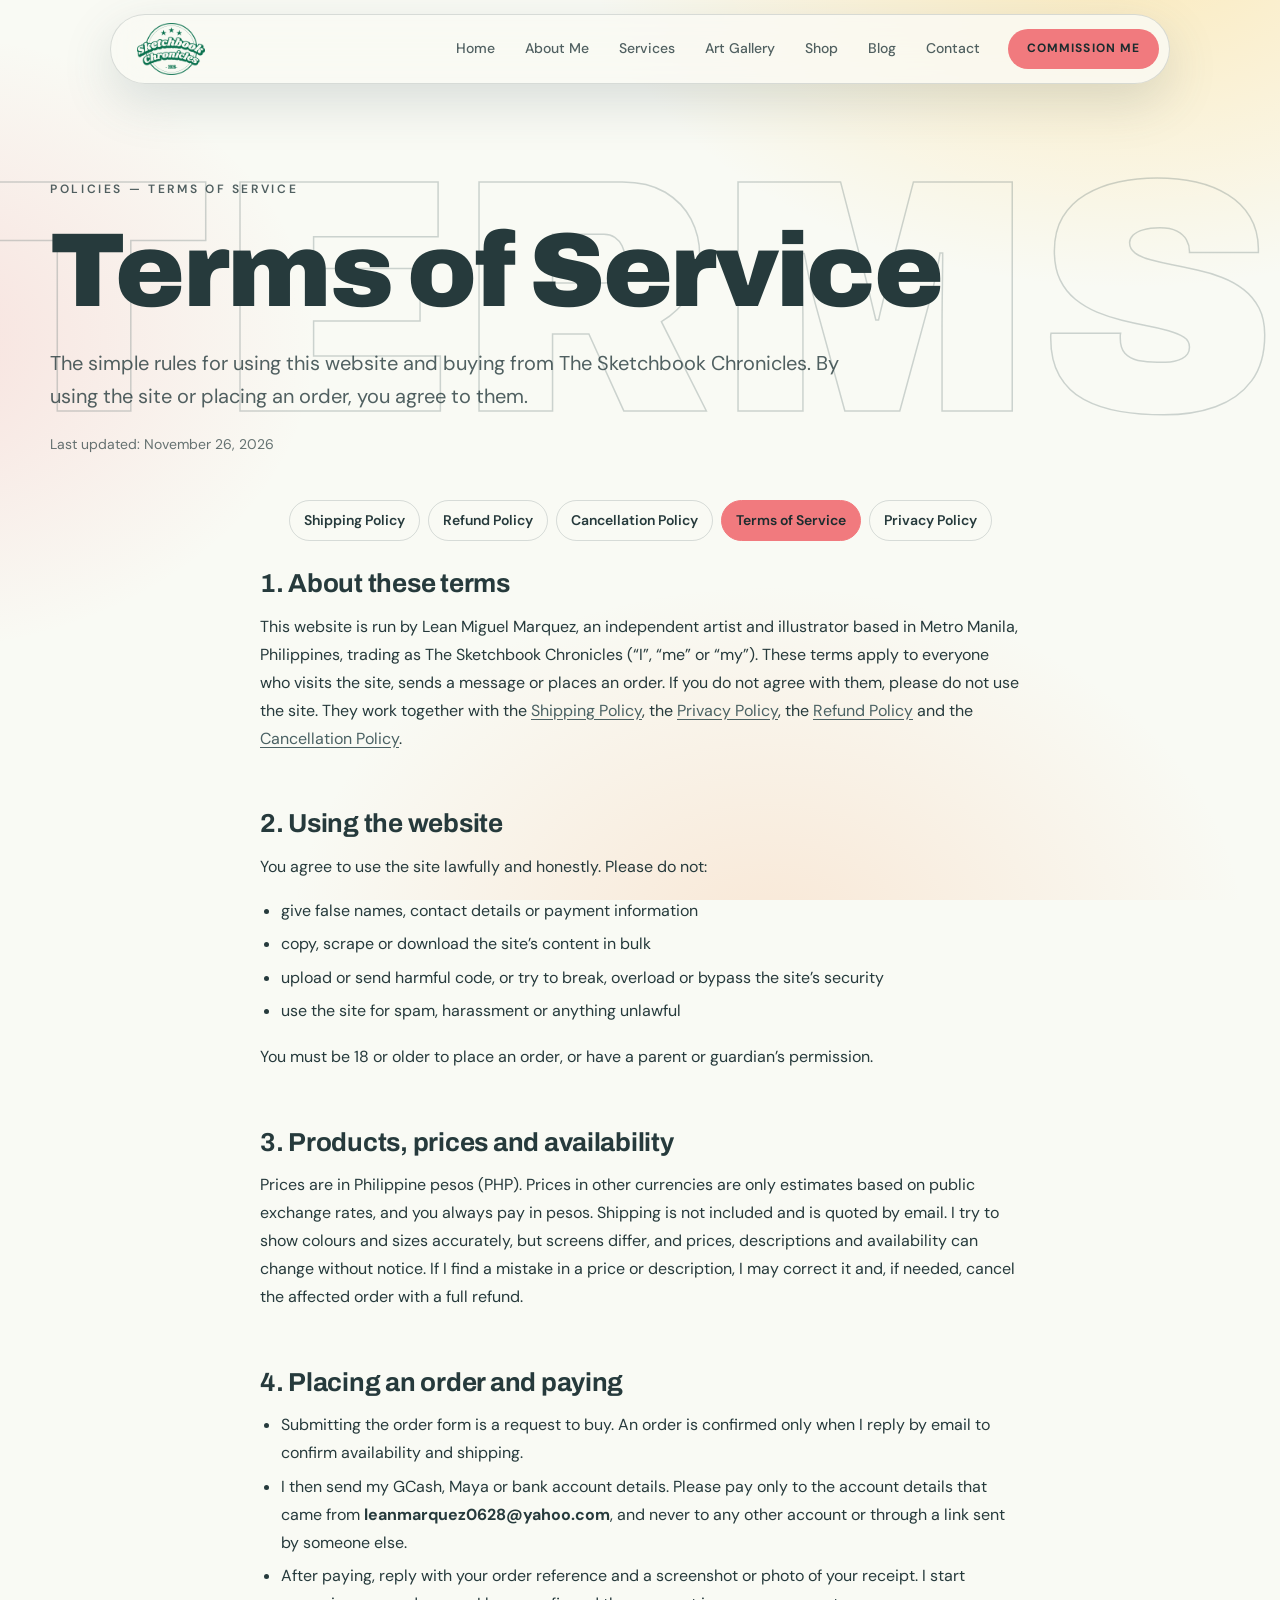
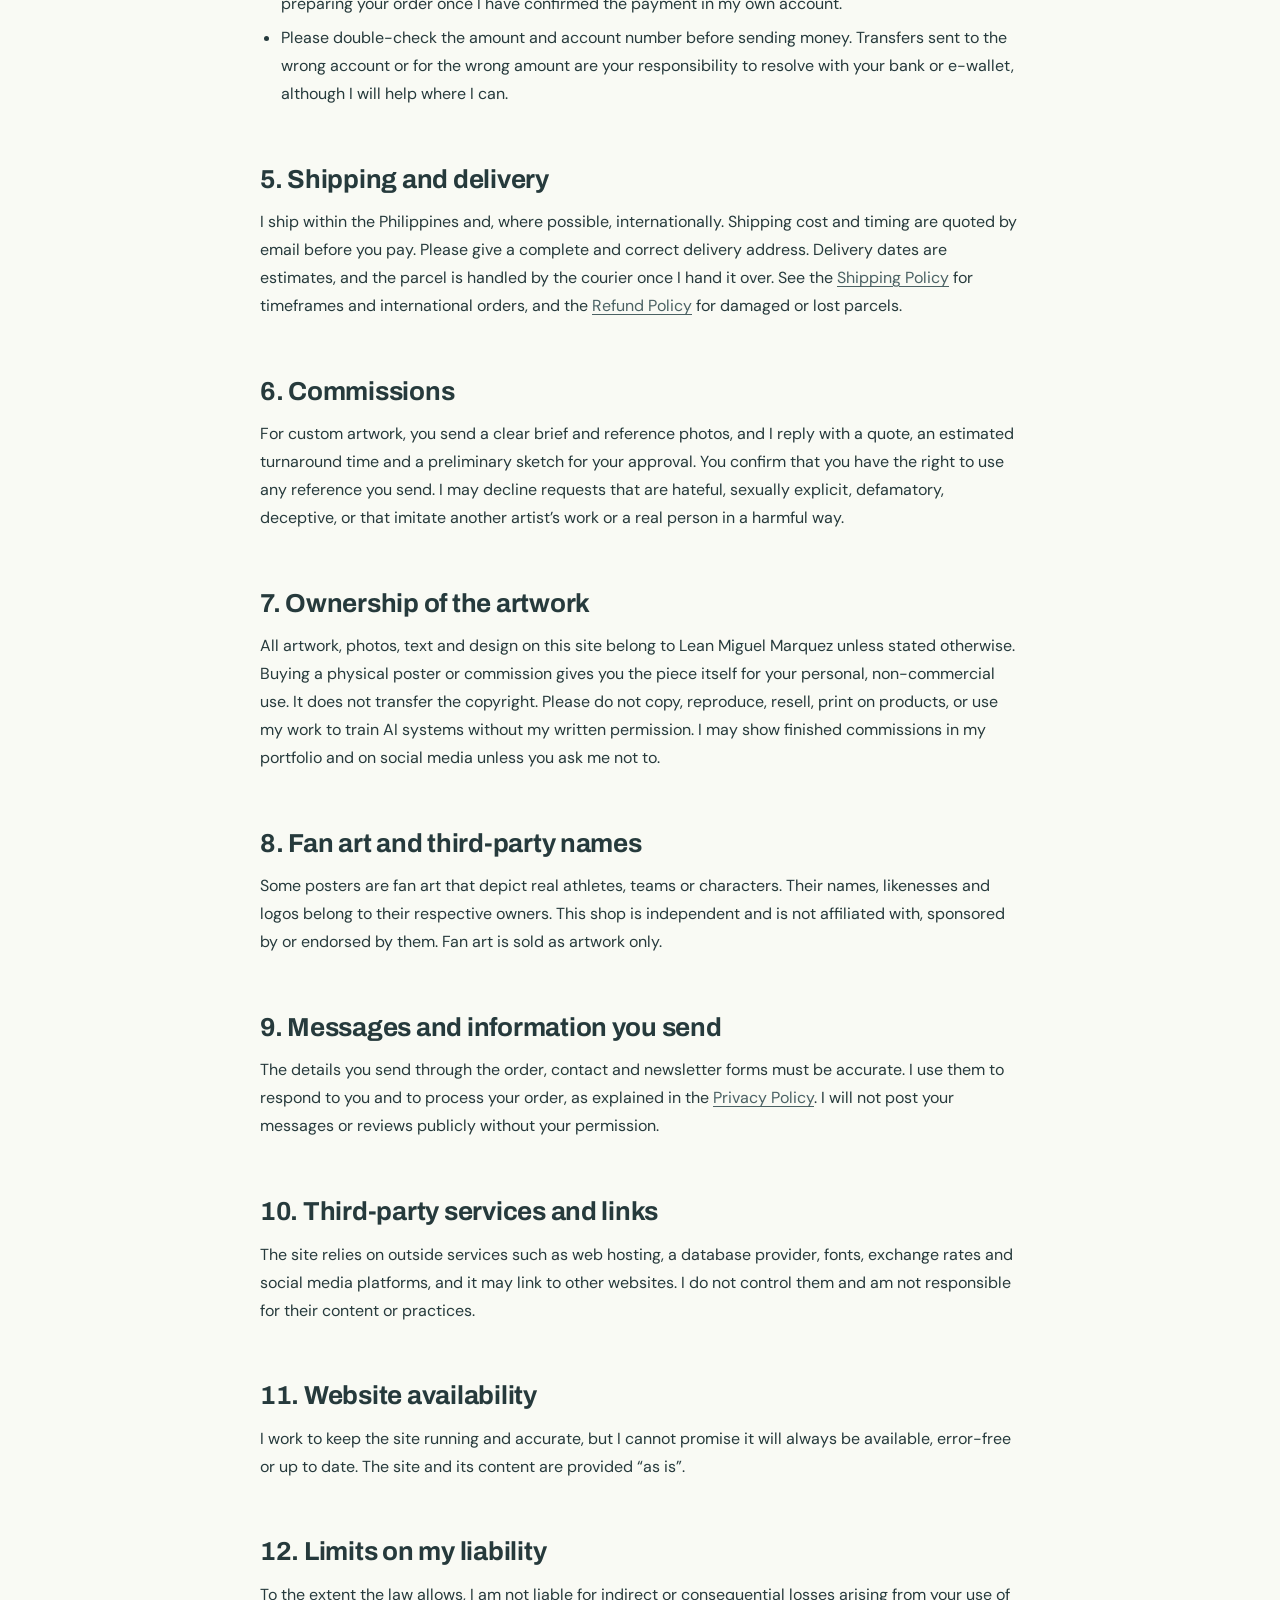
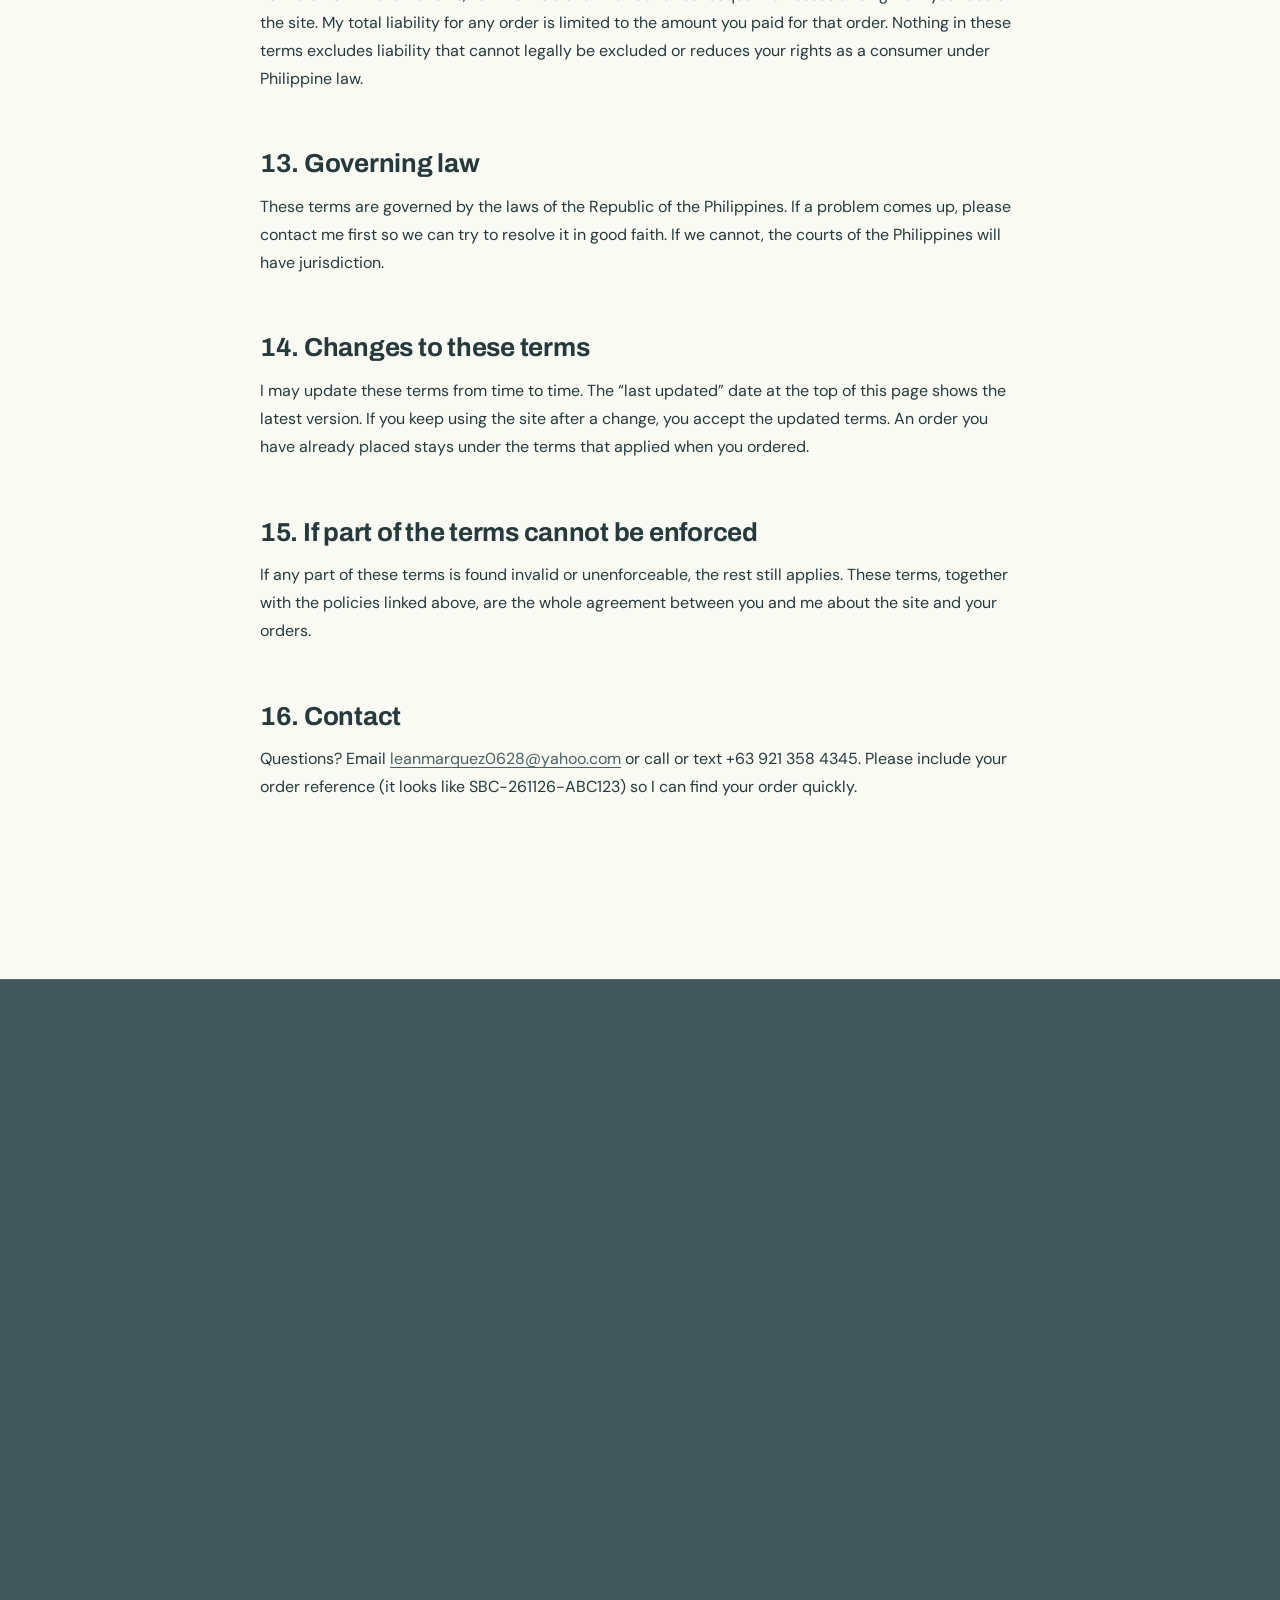
<file: terms-of-service.html>
<!doctype html>
<html lang="en">

<head>
  <meta charset="utf-8">
  <meta name="viewport" content="width=device-width, initial-scale=1">
  <title>Terms of Service — The Sketchbook Chronicles</title>
  <meta name="description"
    content="The terms for using this website and buying posters or commissions from The Sketchbook Chronicles.">
  <meta name="theme-color" content="#F9FAF4">
  <meta name="color-scheme" content="light">
  <link rel="icon" type="image/svg+xml" href="assets/icons/favicon.svg">
  <link rel="icon" type="image/png" sizes="32x32" href="assets/icons/favicon-32.png">
  <link rel="apple-touch-icon" href="assets/icons/apple-touch-icon.png">
  <link rel="manifest" href="site.webmanifest">
  <meta property="og:title" content="Terms of Service — The Sketchbook Chronicles">
  <meta property="og:description"
    content="The terms for using this website and buying posters or commissions from The Sketchbook Chronicles.">
  <meta property="og:type" content="website">
  <link rel="canonical" href="https://sketchchroniclesv2.vercel.app/terms-of-service.html">
  <meta property="og:image" content="https://sketchchroniclesv2.vercel.app/assets/brand/og-card.png">
  <meta property="og:site_name" content="The Sketchbook Chronicles">
  <meta name="twitter:card" content="summary_large_image">
  <link rel="preconnect" href="https://fonts.googleapis.com">
  <link rel="preconnect" href="https://fonts.gstatic.com" crossorigin>
  <link
    href="https://fonts.googleapis.com/css2?family=Archivo:wght@500;700;800;900&family=DM+Sans:wght@400;500;600;700&family=Playfair+Display:ital,wght@1,600&family=Bagel+Fat+One&display=swap"
    rel="stylesheet">
  <link rel="stylesheet" href="css/style.css">
</head>

<body>
  <a class="skip" href="#main">Skip to content</a>
  <div class="nav-shell">
    <nav class="nav" aria-label="Main">
      <a class="logo" href="index.html" aria-label="The Sketchbook Chronicles — Home"><img src="assets/brand/logo.png"
          alt="The Sketchbook Chronicles" width="68" height="52"></a>
      <div class="nav-links"><a href="index.html">Home</a><a href="about.html">About Me</a><a
          href="services.html">Services</a><a href="gallery.html">Art Gallery</a><a href="shop.html">Shop</a><a
          href="blog.html">Blog</a><a href="contact.html">Contact</a></div>
      <a class="btn sm" href="contact.html">Commission me</a>
      <button class="icon-btn burger" type="button" aria-label="Menu" aria-expanded="false"><svg viewBox="0 0 24 24"
          fill="none" stroke="currentColor" stroke-width="2" stroke-linecap="round">
          <path d="M4 7h16M4 12h16M4 17h16" />
        </svg></button>
    </nav>
  </div>
  <div class="mobile-panel"><a href="index.html">Home</a><a href="about.html">About Me</a><a
      href="services.html">Services</a><a href="gallery.html">Art Gallery</a><a href="shop.html">Shop</a><a
      href="blog.html">Blog</a><a href="contact.html">Contact</a><a class="btn" href="contact.html">Commission me</a>
  </div>

  <main id="main">
    <section class="page-head">
      <div class="wrap">
        <span class="ghost-word" aria-hidden="true">TERMS</span>
        <p class="eyebrow rv">Policies — Terms of service</p>
        <h1 class="display rv">Terms of Service</h1>
        <p class="lead rv">The simple rules for using this website and buying from The Sketchbook Chronicles. By using
          the site or placing an order, you agree to them.</p>
        <p class="policy-date">Last updated: November 26, 2026</p>
      </div>
    </section>
    <section style="padding-top:20px">
      <div class="wrap">
        <nav class="policy-nav" aria-label="Policies"><a href="shipping-policy.html">Shipping Policy</a><a
            href="refund-policy.html">Refund Policy</a><a href="cancellation-policy.html">Cancellation Policy</a><a
            href="terms-of-service.html" aria-current="page">Terms of Service</a><a href="privacy-policy.html">Privacy
            Policy</a></nav>
        <article class="policy">
          <h2>1. About these terms</h2>
          <p>This website is run by Lean Miguel Marquez, an independent artist and illustrator based in Metro Manila,
            Philippines, trading as The Sketchbook Chronicles (&ldquo;I&rdquo;, &ldquo;me&rdquo; or &ldquo;my&rdquo;).
            These terms apply to everyone who visits the site, sends a message or places an order. If you do not agree
            with them, please do not use the site. They work together with the <a href="shipping-policy.html">Shipping
              Policy</a>, the <a href="privacy-policy.html">Privacy Policy</a>, the <a href="refund-policy.html">Refund
              Policy</a> and the <a href="cancellation-policy.html">Cancellation Policy</a>.</p>
          <h2>2. Using the website</h2>
          <p>You agree to use the site lawfully and honestly. Please do not:</p>
          <ul>
            <li>give false names, contact details or payment information</li>
            <li>copy, scrape or download the site&rsquo;s content in bulk</li>
            <li>upload or send harmful code, or try to break, overload or bypass the site&rsquo;s security</li>
            <li>use the site for spam, harassment or anything unlawful</li>
          </ul>
          <p>You must be 18 or older to place an order, or have a parent or guardian&rsquo;s permission.</p>
          <h2>3. Products, prices and availability</h2>
          <p>Prices are in Philippine pesos (PHP). Prices in other currencies are only estimates based on public
            exchange rates, and you always pay in pesos. Shipping is not included and is quoted by email. I try to show
            colours and sizes accurately, but screens differ, and prices, descriptions and availability can change
            without notice. If I find a mistake in a price or description, I may correct it and, if needed, cancel the
            affected order with a full refund.</p>
          <h2>4. Placing an order and paying</h2>
          <ul>
            <li>Submitting the order form is a request to buy. An order is confirmed only when I reply by email to
              confirm availability and shipping.</li>
            <li>I then send my GCash, Maya or bank account details. Please pay only to the account details that came
              from <b>leanmarquez0628@yahoo.com</b>, and never to any other account or through a link sent by someone
              else.</li>
            <li>After paying, reply with your order reference and a screenshot or photo of your receipt. I start
              preparing your order once I have confirmed the payment in my own account.</li>
            <li>Please double-check the amount and account number before sending money. Transfers sent to the wrong
              account or for the wrong amount are your responsibility to resolve with your bank or e-wallet, although I
              will help where I can.</li>
          </ul>
          <h2>5. Shipping and delivery</h2>
          <p>I ship within the Philippines and, where possible, internationally. Shipping cost and timing are quoted by
            email before you pay. Please give a complete and correct delivery address. Delivery dates are estimates, and
            the parcel is handled by the courier once I hand it over. See the <a href="shipping-policy.html">Shipping
              Policy</a> for timeframes and international orders, and the <a href="refund-policy.html">Refund Policy</a>
            for damaged or lost parcels.</p>
          <h2>6. Commissions</h2>
          <p>For custom artwork, you send a clear brief and reference photos, and I reply with a quote, an estimated
            turnaround time and a preliminary sketch for your approval. You confirm that you have the right to use any
            reference you send. I may decline requests that are hateful, sexually explicit, defamatory, deceptive, or
            that imitate another artist&rsquo;s work or a real person in a harmful way.</p>
          <h2>7. Ownership of the artwork</h2>
          <p>All artwork, photos, text and design on this site belong to Lean Miguel Marquez unless stated otherwise.
            Buying a physical poster or commission gives you the piece itself for your personal, non-commercial use. It
            does not transfer the copyright. Please do not copy, reproduce, resell, print on products, or use my work to
            train AI systems without my written permission. I may show finished commissions in my portfolio and on
            social media unless you ask me not to.</p>
          <h2>8. Fan art and third-party names</h2>
          <p>Some posters are fan art that depict real athletes, teams or characters. Their names, likenesses and logos
            belong to their respective owners. This shop is independent and is not affiliated with, sponsored by or
            endorsed by them. Fan art is sold as artwork only.</p>
          <h2>9. Messages and information you send</h2>
          <p>The details you send through the order, contact and newsletter forms must be accurate. I use them to
            respond to you and to process your order, as explained in the <a href="privacy-policy.html">Privacy
              Policy</a>. I will not post your messages or reviews publicly without your permission.</p>
          <h2>10. Third-party services and links</h2>
          <p>The site relies on outside services such as web hosting, a database provider, fonts, exchange rates and
            social media platforms, and it may link to other websites. I do not control them and am not responsible for
            their content or practices.</p>
          <h2>11. Website availability</h2>
          <p>I work to keep the site running and accurate, but I cannot promise it will always be available, error-free
            or up to date. The site and its content are provided &ldquo;as is&rdquo;.</p>
          <h2>12. Limits on my liability</h2>
          <p>To the extent the law allows, I am not liable for indirect or consequential losses arising from your use of
            the site. My total liability for any order is limited to the amount you paid for that order. Nothing in
            these terms excludes liability that cannot legally be excluded or reduces your rights as a consumer under
            Philippine law.</p>
          <h2>13. Governing law</h2>
          <p>These terms are governed by the laws of the Republic of the Philippines. If a problem comes up, please
            contact me first so we can try to resolve it in good faith. If we cannot, the courts of the Philippines will
            have jurisdiction.</p>
          <h2>14. Changes to these terms</h2>
          <p>I may update these terms from time to time. The &ldquo;last updated&rdquo; date at the top of this page
            shows the latest version. If you keep using the site after a change, you accept the updated terms. An order
            you have already placed stays under the terms that applied when you ordered.</p>
          <h2>15. If part of the terms cannot be enforced</h2>
          <p>If any part of these terms is found invalid or unenforceable, the rest still applies. These terms, together
            with the policies linked above, are the whole agreement between you and me about the site and your orders.
          </p>
          <h2>16. Contact</h2>
          <p>Questions? Email <a href="mailto:leanmarquez0628@yahoo.com">leanmarquez0628@yahoo.com</a> or call or text
            +63 921 358 4345. Please include your order reference (it looks like SBC-261126-ABC123) so I can find your
            order quickly.</p>
        </article>
      </div>
    </section>
  </main>

  <footer>
    <div class="wrap">
      <div class="foot-grid">
        <div>
          <h4>Explore</h4>
          <ul>
            <li><a href="index.html">Home</a></li>
            <li><a href="about.html">About Me</a></li>
            <li><a href="services.html">Services</a></li>
            <li><a href="gallery.html">Art Gallery</a></li>
            <li><a href="shop.html">Shop</a></li>
            <li><a href="blog.html">Blog</a></li>
            <li><a href="contact.html">Contact</a></li>
          </ul>
        </div>
        <div>
          <h4>Commissions</h4>
          <ul>
            <li><a href="services.html">Pencil Portrait</a></li>
            <li><a href="services.html">Anime &amp; Fan Art</a></li>
            <li><a href="services.html">Ink Drawing</a></li>
            <li><a href="services.html">Graphic Design</a></li>
            <li><a href="services.html">Architectural Plan Drawings</a></li>
            <li><a href="services.html">Painting and Digital Art (Coming Soon)</a></li>
            <li><a href="shop.html">Posters</a></li>
            <li><a href="shop.html">Prints (coming soon)</a></li>
          </ul>
        </div>
        <div>
          <h4>Follow me</h4>
          <ul id="foot-social"></ul>
        </div>
        <div>
          <h4>Newsletter</h4>
          <form class="news" id="newsletter" novalidate><input type="email" name="email" placeholder="Your email"
              autocomplete="email" aria-label="Your email"><button type="submit" aria-label="Subscribe">→</button>
          </form>
          <div class="foot-contact">
            <h4>Contacts</h4>
            <p>Metro Manila, Philippines</p>
            <p><a href="mailto:leanmarquez0628@yahoo.com">leanmarquez0628@yahoo.com</a></p>
            <p class="phone"><a href="tel:+639213584345">+63 921 358 4345</a></p>
            <p class="phone">WhatsApp &amp; Viber: <a href="https://wa.me/639213584345" target="_blank"
                rel="noopener">WhatsApp</a> · <a href="viber://chat?number=%2B639213584345">Viber</a></p>
          </div>
        </div>
      </div>
      <div class="foot-bottom">
        <nav class="foot-policies" aria-label="Policies"><a href="shipping-policy.html">Shipping Policy</a><a
            href="refund-policy.html">Refund Policy</a><a href="cancellation-policy.html">Cancellation Policy</a><a
            href="terms-of-service.html">Terms of Service</a><a href="privacy-policy.html">Privacy Policy</a></nav>
        <span>© <span class="yr">2026</span> • Miguel Marquez • The Sketchbook Chronicles • All rights
          reserved.</span>
      </div>
    </div>
  </footer>
  <script src="js/icons.js"></script>
  <script src="js/config.js"></script>
  <script src="js/data.js"></script>
  <script src="js/db.js"></script>
  <script src="js/currency.js"></script>
  <script src="js/main.js"></script>
  <script src="js/i18n.js"></script>
  <script src="js/footer.js"></script>

</body>

</html>
</file>
<file: css/style.css>
/* ==========================================================================
   The Sketchbook Chronicles — shared styles
   Palette: #F9FAF4 cream · #4A6163 slate · #F9A66C orange · #FFC94B yellow · #F17A7E coral
   Single light theme (no dark mode).
   ========================================================================== */

:root {
  --c-ink: #263a3c;
  --c-forest: #4a6163;
  --c-sage: #f9a66c;
  --c-mist: #ffe7b0;
  --c-cream: #f9faf4;
  --c-yellow: #ffc94b;
  --c-coral: #f17a7e;

  --bg: #f9faf4;
  --bg-soft: #f2f3e8;
  --surface: rgba(255, 255, 255, 0.72);
  --surface-solid: #fffdf6;
  --text: #263a3c;
  --text-soft: rgba(38, 58, 60, 0.8);
  --text-faint: rgba(38, 58, 60, 0.7);
  --line: rgba(74, 97, 99, 0.2);
  --accent: #f17a7e;
  --accent-ink: #1b2c2e;
  --accent-text: #4a6163;
  --outline: rgba(74, 97, 99, 0.26);
  --nav-bg: rgba(249, 250, 244, 0.85);
  --shadow: 0 18px 50px rgba(74, 97, 99, 0.18);

  --f-display: "Archivo", "Archivo Black", system-ui, sans-serif;
  --f-body: "DM Sans", system-ui, sans-serif;
  --f-serif: "Playfair Display", Georgia, serif;
  --radius: 18px;
  --maxw: 1180px;
  color-scheme: light;
}

*,
*::before,
*::after {
  box-sizing: border-box;
}
html {
  scroll-behavior: smooth;
  -webkit-text-size-adjust: 100%;
}
body {
  margin: 0;
  background: var(--bg);
  color: var(--text);
  font-family: var(--f-body);
  font-size: 17px;
  line-height: 1.65;
  -webkit-font-smoothing: antialiased;
  overflow-x: hidden;
}
img {
  max-width: 100%;
  display: block;
}
a {
  color: inherit;
  text-decoration: none;
}
button {
  font: inherit;
  color: inherit;
  cursor: pointer;
}
:focus-visible {
  outline: 2px solid var(--accent-text);
  outline-offset: 3px;
  border-radius: 6px;
}
::selection {
  background: var(--accent);
  color: var(--accent-ink);
}

/* Background: soft glow */
body::before {
  content: "";
  position: fixed;
  inset: 0;
  z-index: -2;
  pointer-events: none;
  background:
    radial-gradient(
      900px 600px at 88% -8%,
      rgba(255, 201, 75, 0.34),
      transparent 60%
    ),
    radial-gradient(
      700px 520px at -8% 38%,
      rgba(241, 122, 126, 0.2),
      transparent 60%
    ),
    radial-gradient(
      800px 600px at 60% 105%,
      rgba(249, 166, 108, 0.22),
      transparent 60%
    ),
    var(--bg);
}

.wrap {
  width: min(var(--maxw), 100% - 40px);
  margin-inline: auto;
}
.skip {
  position: absolute;
  left: -999px;
  top: 8px;
  background: var(--accent);
  color: var(--accent-ink);
  padding: 8px 14px;
  border-radius: 8px;
  z-index: 200;
}
.skip:focus {
  left: 8px;
}

/* ---------- Type ---------- */
.eyebrow {
  font-size: 12px;
  letter-spacing: 0.22em;
  text-transform: uppercase;
  font-weight: 600;
  color: var(--text-soft);
  margin: 0 0 18px;
}
.eyebrow b {
  color: var(--accent-text);
  margin-right: 8px;
}
h1,
h2,
h3 {
  font-family: var(--f-display);
  line-height: 1.02;
  margin: 0;
  letter-spacing: -0.01em;
}
.display {
  font-weight: 900;
  font-size: clamp(44px, 8.2vw, 112px);
  letter-spacing: -0.025em;
}
h2.title {
  font-weight: 800;
  font-size: clamp(32px, 4.6vw, 58px);
}
.serif-it {
  font-family: var(--f-serif);
  font-style: italic;
  font-weight: 600;
}
.lead {
  color: var(--text-soft);
  font-size: clamp(17px, 1.6vw, 20px);
  max-width: 60ch;
}
p {
  margin: 0 0 1em;
}

/* ---------- Nav ---------- */
.nav-shell {
  position: fixed;
  top: 14px;
  left: 0;
  right: 0;
  z-index: 100;
  display: flex;
  justify-content: center;
  padding: 0 14px;
  pointer-events: none;
}
.nav {
  pointer-events: auto;
  display: flex;
  align-items: center;
  gap: 6px;
  width: min(1060px, 100%);
  padding: 8px 10px 8px 26px;
  border-radius: 999px;
  background: var(--nav-bg);
  border: 1px solid var(--line);
  backdrop-filter: blur(16px) saturate(1.3);
  -webkit-backdrop-filter: blur(16px) saturate(1.3);
  box-shadow: var(--shadow);
}
.logo {
  font-family: var(--f-display);
  font-weight: 900;
  font-size: 24px;
  letter-spacing: -0.02em;
  margin-right: auto;
  padding-right: 20px;
}
.nav-links {
  display: flex;
  align-items: center;
  gap: 2px;
}
.nav-links a {
  padding: 8px 14px;
  border-radius: 999px;
  font-size: 14px;
  font-weight: 500;
  color: var(--text-soft);
  transition: 0.2s;
  white-space: nowrap;
}
.nav-links a:hover {
  color: var(--text);
  background: var(--line);
}
.nav-links a[aria-current="page"] {
  background: var(--text);
  color: var(--bg);
}
.icon-btn {
  width: 40px;
  height: 40px;
  border-radius: 50%;
  border: 1px solid var(--line);
  background: transparent;
  display: grid;
  place-items: center;
  transition: 0.2s;
  flex: none;
}
.icon-btn:hover {
  background: var(--line);
}
.icon-btn svg {
  width: 18px;
  height: 18px;
}
.btn {
  display: inline-flex;
  align-items: center;
  justify-content: center;
  gap: 10px;
  padding: 12px 26px;
  border-radius: 999px;
  border: 1.5px solid transparent;
  font-weight: 700;
  font-size: 13px;
  letter-spacing: 0.09em;
  text-transform: uppercase;
  background: var(--accent);
  color: var(--accent-ink);
  transition:
    transform 0.2s,
    box-shadow 0.2s,
    background 0.2s;
}
.btn:hover {
  transform: translateY(-2px);
  box-shadow: 0 10px 26px rgba(249, 166, 108, 0.35);
}
.btn.ghost {
  background: transparent;
  color: var(--text);
  border-color: var(--text);
}
.btn.ghost:hover {
  background: var(--text);
  color: var(--bg);
}
.btn.sm {
  padding: 9px 18px;
  font-size: 12px;
}
.nav .btn {
  margin-left: 8px;
}
.burger {
  display: none;
}
.mobile-panel {
  display: none;
}

@media (max-width: 960px) {
  .nav {
    padding-left: 20px;
  }
  .nav-links,
  .nav > .btn {
    display: none;
  }
  .burger {
    display: grid;
    margin-left: 8px;
  }
  .burger {
    margin-left: auto;
  }
  .logo {
    margin-right: 0;
  }
  .mobile-panel {
    position: fixed;
    top: 76px;
    left: 14px;
    right: 14px;
    z-index: 99;
    background: var(--surface-solid);
    border: 1px solid var(--line);
    border-radius: 26px;
    padding: 14px;
    box-shadow: var(--shadow);
    display: none;
    flex-direction: column;
    gap: 4px;
  }
  .mobile-panel.open {
    display: flex;
    animation: pop 0.22s ease;
  }
  .mobile-panel a {
    padding: 14px 18px;
    border-radius: 14px;
    font-weight: 600;
  }
  .mobile-panel a[aria-current="page"] {
    background: var(--text);
    color: var(--bg);
  }
  .mobile-panel .btn {
    margin-top: 6px;
  }
}
@keyframes pop {
  from {
    opacity: 0;
    transform: translateY(-8px) scale(0.98);
  }
}

/* ---------- Layout ---------- */
main {
  padding-top: 0;
}
main::before {
  content: "";
  display: block;
  height: calc(120px + env(safe-area-inset-top, 0px));
}
section {
  padding: clamp(56px, 8vw, 110px) 0;
  position: relative;
}
.page-head {
  padding: clamp(30px, 5vw, 60px) 0 10px;
  position: relative;
  overflow-x: clip;
}
html {
  overflow-x: clip;
}
.page-head .lead {
  margin-top: 22px;
}
.ghost-word {
  position: absolute;
  z-index: -1;
  left: -2vw;
  top: 50%;
  transform: translateY(-50%);
  font-family: var(--f-display);
  font-weight: 900;
  font-size: clamp(120px, 26vw, 380px);
  line-height: 0.8;
  color: transparent;
  -webkit-text-stroke: 1.5px var(--outline);
  white-space: nowrap;
  pointer-events: none;
  user-select: none;
}
.section-head {
  display: flex;
  align-items: end;
  justify-content: space-between;
  gap: 24px;
  flex-wrap: wrap;
  margin-bottom: 40px;
}

/* reveal */
.rv {
  opacity: 0;
  transform: translateY(26px);
  transition:
    opacity 0.7s ease,
    transform 0.7s ease;
}
.rv.in {
  opacity: 1;
  transform: none;
}
@media (prefers-reduced-motion: reduce) {
  .rv {
    opacity: 1;
    transform: none;
    transition: none;
  }
  html {
    scroll-behavior: auto;
  }
}

/* ---------- Home hero ---------- */
.hero {
  min-height: calc(100svh - 40px);
  display: flex;
  align-items: center;
  padding: 30px 0 60px;
  overflow: hidden;
}
.hero .ghost-word {
  top: 50%;
  font-size: clamp(36px, 12vw, 190px);
  line-height: 0.86;
}
.hero-grid {
  display: grid;
  grid-template-columns: 1.15fr 0.85fr;
  gap: 40px;
  align-items: center;
}
.hero h1 {
  width: fit-content;
  max-width: 100%;
  font-weight: 900;
  font-size: clamp(27px, 8.4vw, 112px);
  line-height: 1.02;
  letter-spacing: -0.02em;
  text-transform: uppercase;
  text-shadow: 4px 4px 0 var(--c-forest);
}
.hero h1 {
  text-shadow: 4px 4px 0 var(--c-mist);
}
.tiles {
  display: grid;
  grid-template-columns: repeat(10, 1fr);
  width: 100%;
  gap: clamp(3px, 0.8vw, 10px);
  margin: clamp(10px, 1.6vw, 20px) 0 26px;
}
.tiles span {
  aspect-ratio: 1 / 1.12;
  display: grid;
  place-items: center;
  border-radius: clamp(7px, 1.1vw, 14px);
  border: clamp(2px, 0.35vw, 4px) solid rgba(38, 58, 60, 0.55);
  font-family: var(--f-display);
  font-weight: 900;
  font-size: clamp(17px, 5.2vw, 66px);
  line-height: 1;
  transform: rotate(var(--r, 0deg));
  box-shadow:
    0 5px 0 rgba(0, 0, 0, 0.28),
    inset 0 0 0 2px rgba(255, 255, 255, 0.06);
  animation: floaty 5s ease-in-out infinite;
  animation-delay: var(--d, 0s);
  text-shadow: none;
}
.tiles .t1 {
  background: #4a6163;
  color: #f9faf4;
}
.tiles .t2 {
  background: #f9a66c;
  color: #263a3c;
}
.tiles .t3 {
  background: #ffc94b;
  color: #4a6163;
  font-family: var(--f-serif);
  font-style: italic;
}
.tiles .t4 {
  background: #f17a7e;
  color: #263a3c;
}
@keyframes floaty {
  50% {
    transform: rotate(var(--r, 0deg)) translateY(-6px);
  }
}
.tagline {
  display: flex;
  gap: 14px;
  align-items: baseline;
  font-size: 14px;
  font-weight: 600;
  letter-spacing: 0.14em;
  text-transform: uppercase;
  margin-bottom: 18px;
}
.tagline::before {
  content: "";
  width: 38px;
  height: 2px;
  background: var(--accent-text);
  transform: translateY(-4px);
  flex: none;
}
.typed {
  color: var(--accent-text);
  border-right: 3px solid var(--accent-text);
  padding-right: 4px;
  animation: blink 0.8s steps(1) infinite;
}
@keyframes blink {
  50% {
    border-color: transparent;
  }
}
.hero p.lead {
  margin-bottom: 30px;
}
.btn-row {
  display: flex;
  flex-wrap: wrap;
  gap: 14px;
}
@media (max-width: 900px) {
  .hero-grid {
    grid-template-columns: 1fr;
  }
  .hero {
    padding-top: 10px;
  }
}

/* marquee */
.marquee {
  overflow: hidden;
  border-block: 1px solid var(--line);
  padding: 20px 0;
  background: var(--surface);
  transform: rotate(-1deg) scale(1.02);
}
.marquee-track {
  display: flex;
  gap: 50px;
  width: max-content;
  animation: slide 32s linear infinite;
  font-family: var(--f-display);
  font-weight: 800;
  font-size: clamp(22px, 3.4vw, 40px);
  text-transform: uppercase;
}
.marquee-track span {
  display: inline-flex;
  align-items: center;
  gap: 50px;
}
.marquee-track span::after {
  content: "✦";
  color: var(--accent-text);
  font-size: 0.6em;
}
@keyframes slide {
  to {
    transform: translateX(-50%);
  }
}

/* ---------- Cards / services ---------- */
.grid {
  display: grid;
  gap: 20px;
}
.g3 {
  grid-template-columns: repeat(3, 1fr);
}
.g4 {
  grid-template-columns: repeat(4, 1fr);
}
@media (max-width: 900px) {
  .g3,
  .g4 {
    grid-template-columns: repeat(2, 1fr);
  }
}
@media (max-width: 560px) {
  .g3,
  .g4 {
    grid-template-columns: 1fr;
  }
}
.card {
  position: relative;
  background: var(--surface);
  border: 2px solid var(--line);
  border-radius: 22px;
  padding: 28px 26px;
  box-shadow: 6px 6px 0 var(--c-forest);
  transition:
    transform 0.25s,
    box-shadow 0.25s;
  display: flex;
  flex-direction: column;
  min-height: 250px;
}
.card {
  box-shadow: 6px 6px 0 var(--c-sage);
  border-color: var(--c-forest);
}
.card:hover {
  transform: translate(-3px, -3px);
  box-shadow: 9px 9px 0 var(--c-sage);
}
.card .num {
  position: absolute;
  top: 16px;
  right: 22px;
  font-family: var(--f-display);
  font-weight: 900;
  font-size: 34px;
  color: transparent;
  -webkit-text-stroke: 1.5px var(--accent-text);
  opacity: 0.8;
}
.card h3 {
  font-size: 24px;
  font-weight: 800;
  margin-bottom: 12px;
  padding-right: 54px;
}
.card p {
  color: var(--text-soft);
  font-size: 15px;
}
.card .price {
  margin-top: auto;
  font-weight: 700;
  font-size: 14px;
  padding-top: 10px;
}
.card .price.soon {
  color: var(--text-faint);
}

.steps {
  display: grid;
  grid-template-columns: repeat(4, 1fr);
  gap: 18px;
  counter-reset: s;
  position: relative;
}
.step {
  border: 2px solid var(--line);
  border-radius: 18px;
  padding: 22px;
  background: var(--surface);
  position: relative;
}
.step::before {
  counter-increment: s;
  content: counter(s);
  font-family: var(--f-display);
  font-weight: 900;
  font-size: 54px;
  color: transparent;
  -webkit-text-stroke: 1.5px var(--accent-text);
  line-height: 1;
  display: block;
  margin-bottom: 8px;
}
.step h4 {
  margin: 0 0 6px;
  font-size: 18px;
}
.step p {
  margin: 0;
  font-size: 14.5px;
  color: var(--text-soft);
}
@media (max-width: 900px) {
  .steps {
    grid-template-columns: repeat(2, 1fr);
  }
}
@media (max-width: 520px) {
  .steps {
    grid-template-columns: 1fr;
  }
}

/* ---------- Gallery ---------- */
.tabs {
  display: flex;
  flex-wrap: wrap;
  gap: 10px;
  margin: 36px 0 30px;
}
.tab {
  padding: 10px 20px;
  border-radius: 999px;
  border: 1.5px solid var(--line);
  background: transparent;
  font-weight: 600;
  font-size: 14px;
  transition: 0.2s;
}
.tab:hover {
  border-color: var(--text);
}
.tab[aria-selected="true"] {
  background: var(--text);
  color: var(--bg);
  border-color: var(--text);
}
.masonry {
  columns: 3 280px;
  column-gap: 18px;
}
.art {
  break-inside: avoid;
  margin: 0 0 18px;
  position: relative;
  border-radius: 16px;
  overflow: hidden;
  cursor: zoom-in;
  border: 1px solid var(--line);
  background: var(--bg-soft);
}
.art img {
  width: 100%;
  height: auto;
  transition: transform 0.6s ease;
}
.art:hover img {
  transform: scale(1.05);
}
.art figcaption {
  position: absolute;
  inset: auto 0 0 0;
  padding: 40px 18px 16px;
  background: linear-gradient(transparent, rgba(38, 58, 60, 0.85));
  color: #f9faf4;
  opacity: 0;
  transform: translateY(10px);
  transition: 0.3s;
}
.art:hover figcaption,
.art:focus-within figcaption {
  opacity: 1;
  transform: none;
}
.art figcaption b {
  display: block;
  font-family: var(--f-display);
  font-size: 18px;
}
.art figcaption span {
  font-size: 13px;
  opacity: 0.8;
}
.art button {
  all: unset;
  display: block;
  width: 100%;
  cursor: zoom-in;
}
.pager {
  display: flex;
  align-items: center;
  justify-content: center;
  gap: 22px;
  margin-top: 26px;
  font-weight: 700;
}
.pager button {
  width: 52px;
  height: 52px;
  border-radius: 50%;
  border: 1.5px solid var(--text);
  background: transparent;
  font-size: 20px;
  transition: 0.2s;
}
.pager button:hover:not(:disabled) {
  background: var(--text);
  color: var(--bg);
}
.pager button:disabled {
  opacity: 0.3;
  cursor: default;
}
.empty {
  text-align: center;
  border: 2px dashed var(--line);
  border-radius: 20px;
  padding: 60px 20px;
  color: var(--text-soft);
}

.lightbox {
  position: fixed;
  inset: 0;
  z-index: 300;
  background: rgba(6, 12, 9, 0.92);
  display: none;
  align-items: center;
  justify-content: center;
  padding: 20px;
}
.lightbox.open {
  display: flex;
  animation: pop 0.2s;
}
.lightbox figure {
  margin: 0;
  max-width: min(1000px, 94vw);
  text-align: center;
  color: #f9faf4;
}
.lightbox img {
  max-height: 76vh;
  width: auto;
  margin: 0 auto;
  border-radius: 10px;
}
.lightbox figcaption {
  margin-top: 14px;
}
.lightbox figcaption b {
  font-family: var(--f-display);
  font-size: 22px;
  display: block;
}
.lightbox figcaption span {
  opacity: 0.75;
  font-size: 14px;
}
.lb-btn {
  position: absolute;
  background: rgba(249, 250, 244, 0.12);
  border: 0;
  color: #f9faf4;
  width: 52px;
  height: 52px;
  border-radius: 50%;
  font-size: 22px;
}
.lb-btn:hover {
  background: rgba(249, 250, 244, 0.3);
}
.lb-close {
  top: 18px;
  right: 18px;
}
.lb-prev {
  left: 18px;
  top: 50%;
}
.lb-next {
  right: 18px;
  top: 50%;
}

/* ---------- Shop ---------- */
.shop-grid {
  display: grid;
  grid-template-columns: repeat(4, 1fr);
  gap: 20px;
}
@media (max-width: 1000px) {
  .shop-grid {
    grid-template-columns: repeat(2, 1fr);
  }
}
@media (max-width: 560px) {
  .shop-grid {
    grid-template-columns: 1fr;
  }
}
.product {
  background: var(--surface);
  border: 1px solid var(--line);
  border-radius: 20px;
  padding: 12px 12px 18px;
  display: flex;
  flex-direction: column;
  gap: 10px;
}
.product .pic {
  position: relative;
  border-radius: 12px;
  overflow: hidden;
  aspect-ratio: 3/4;
  background: var(--bg-soft);
}
.product .pic img {
  width: 100%;
  height: 100%;
  object-fit: cover;
}
.product .code {
  position: absolute;
  top: 10px;
  left: 10px;
  background: rgba(0, 0, 0, 0.55);
  color: #fff;
  font-size: 11px;
  padding: 3px 9px;
  border-radius: 99px;
  font-weight: 600;
}
.product h3 {
  font-size: 17px;
  font-weight: 700;
  padding: 4px 6px 0;
  font-family: var(--f-body);
}
.product select {
  width: 100%;
  padding: 11px 14px;
  border-radius: 12px;
  border: 1px solid var(--line);
  background: var(--surface-solid);
  color: var(--text);
  font: inherit;
  font-size: 14px;
}
.product .meta {
  font-size: 13px;
  color: var(--text-soft);
  padding: 0 6px;
  line-height: 1.5;
}
.product .meta b {
  color: var(--text);
}
.product .buy {
  display: flex;
  align-items: center;
  justify-content: space-between;
  padding: 4px 6px 0;
  margin-top: auto;
}
.product .buy strong {
  font-size: 20px;
  font-family: var(--f-display);
}
.soon-box {
  margin-top: 56px;
  display: grid;
  grid-template-columns: repeat(2, 1fr);
  gap: 20px;
}
@media (max-width: 700px) {
  .soon-box {
    grid-template-columns: 1fr;
  }
}
.soon-box > div {
  border: 2px dashed var(--line);
  border-radius: 20px;
  padding: 30px;
}
.soon-box h4 {
  margin: 0 0 6px;
  font-size: 20px;
  font-family: var(--f-display);
}

/* modal */
.modal {
  position: fixed;
  inset: 0;
  z-index: 250;
  background: rgba(6, 12, 9, 0.7);
  backdrop-filter: blur(6px);
  display: none;
  align-items: center;
  justify-content: center;
  padding: 18px;
  overflow-y: auto;
}
.modal.open {
  display: flex;
  animation: pop 0.2s;
}
.modal-card {
  background: var(--surface-solid);
  color: var(--text);
  border: 1px solid var(--line);
  border-radius: 24px;
  width: min(560px, 100%);
  padding: 30px;
  position: relative;
  box-shadow: var(--shadow);
  max-height: 94vh;
  overflow: auto;
}
.modal-card.wide {
  width: min(760px, 100%);
  padding: 0;
  overflow: hidden;
  display: flex;
  flex-direction: column;
}
.modal-x {
  position: absolute;
  top: 14px;
  right: 14px;
  z-index: 3;
}
.modal-card h3 {
  font-size: 26px;
  margin-bottom: 4px;
}
.modal-card .sub {
  color: var(--text-soft);
  font-size: 14px;
  margin-bottom: 20px;
}
.summary {
  background: var(--bg-soft);
  border-radius: 14px;
  padding: 14px 16px;
  font-size: 14px;
  margin-bottom: 18px;
  line-height: 1.7;
}

/* ---------- Forms ---------- */
.field {
  position: relative;
  margin-bottom: 22px;
}
.field label {
  display: block;
  font-size: 15px;
  margin-bottom: 4px;
}
.field label i {
  color: var(--accent-text);
  font-style: normal;
}
.field input,
.field textarea {
  width: 100%;
  background: transparent;
  border: 0;
  border-bottom: 1.5px solid var(--text-faint);
  color: var(--text);
  padding: 8px 0 10px;
  font: inherit;
  border-radius: 0;
  transition: border-color 0.2s;
}
.field textarea {
  min-height: 120px;
  resize: vertical;
}
.field input:focus,
.field textarea:focus {
  outline: none;
  border-bottom-color: var(--accent-text);
}
.field .err {
  display: none;
  color: #ff9d8a;
  font-size: 13px;
  margin-top: 4px;
}
.field .err {
  color: #b3261e;
}
.field.bad input,
.field.bad textarea {
  border-bottom-color: #ff9d8a;
}
.field.bad .err {
  display: block;
}
.modal-card .field input,
.modal-card .field textarea {
  border: 1px solid var(--line);
  border-radius: 12px;
  padding: 12px 14px;
  background: var(--bg-soft);
}
.form-box {
  border: 1.5px solid var(--text-faint);
  padding: 28px 30px 34px;
  border-radius: 4px;
  background: color-mix(in srgb, var(--bg) 60%, transparent);
}
.row2 {
  display: grid;
  grid-template-columns: 1fr 1fr;
  gap: 0 22px;
}
@media (max-width: 520px) {
  .row2 {
    grid-template-columns: 1fr;
  }
}
.btn.block {
  width: 100%;
  border-radius: 4px;
  padding: 18px;
}
.contact-grid {
  display: grid;
  grid-template-columns: 1fr 1.05fr;
  gap: clamp(30px, 6vw, 80px);
  align-items: start;
}
@media (max-width: 900px) {
  .contact-grid {
    grid-template-columns: 1fr;
  }
}
.contact-grid h1 {
  font-size: clamp(54px, 9vw, 120px);
  font-weight: 900;
  line-height: 0.95;
  margin-bottom: 26px;
}
.info-list {
  display: grid;
  gap: 12px;
  margin-top: 30px;
}
.info {
  display: block;
  border: 1px solid var(--text-faint);
  padding: 14px 20px;
  transition: 0.2s;
}
a.info:hover {
  background: var(--line);
  transform: translateX(4px);
}
.info small {
  display: flex;
  gap: 8px;
  align-items: center;
  font-size: 11px;
  letter-spacing: 0.16em;
  text-transform: uppercase;
  color: var(--accent-text);
}
.info span {
  font-size: 17px;
}
.socials {
  display: flex;
  flex-wrap: wrap;
  gap: 14px;
  margin: 24px 0 30px;
}
.socials a {
  width: 58px;
  height: 58px;
  border-radius: 50%;
  background: var(--c-forest);
  color: #f9faf4;
  display: grid;
  place-items: center;
  font-size: 20px;
  transition: 0.2s;
}
.socials a:hover {
  background: var(--accent);
  color: var(--accent-ink);
  transform: translateY(-3px);
}
.preview {
  margin-top: 22px;
  border: 1px dashed var(--text-faint);
  border-radius: 12px;
  padding: 16px 18px;
  font-size: 14px;
  display: none;
}
.preview.show {
  display: block;
}
.preview h5 {
  margin: 0 0 10px;
  font-size: 12px;
  letter-spacing: 0.18em;
  text-transform: uppercase;
  color: var(--accent-text);
}
.preview pre {
  white-space: pre-wrap;
  margin: 0;
  font-family: var(--f-body);
  color: var(--text-soft);
}
.preview .row {
  display: flex;
  gap: 10px;
  margin-top: 12px;
  flex-wrap: wrap;
}
.toggle-prev {
  background: none;
  border: 0;
  color: var(--accent-text);
  font-weight: 600;
  font-size: 14px;
  padding: 0;
  margin-top: 16px;
  text-decoration: underline;
  text-underline-offset: 4px;
}

/* toast */
.toast {
  position: fixed;
  left: 50%;
  bottom: 26px;
  transform: translate(-50%, 30px);
  opacity: 0;
  z-index: 400;
  background: var(--text);
  color: var(--bg);
  padding: 14px 22px;
  border-radius: 14px;
  font-weight: 600;
  font-size: 15px;
  box-shadow: var(--shadow);
  transition: 0.35s;
  max-width: 92vw;
  pointer-events: none;
}
.toast.show {
  opacity: 1;
  transform: translate(-50%, 0);
}
.social-feed {
  display: grid;
  grid-template-columns: repeat(2, 1fr);
  gap: 20px;
  margin-top: 56px;
}
@media (max-width: 700px) {
  .social-feed {
    grid-template-columns: 1fr;
  }
}
.social-feed a {
  border: 1px solid var(--line);
  border-radius: 20px;
  padding: 26px;
  display: flex;
  gap: 18px;
  align-items: center;
  background: var(--surface);
  transition: 0.2s;
}
.social-feed a:hover {
  transform: translateY(-3px);
}
.social-feed i {
  font-size: 30px;
  color: var(--accent-text);
}

/* ---------- About ---------- */
.about-grid {
  display: grid;
  grid-template-columns: 0.8fr 1.2fr;
  gap: clamp(30px, 6vw, 80px);
  align-items: start;
}
@media (max-width: 860px) {
  .about-grid {
    grid-template-columns: 1fr;
  }
}
.portrait {
  position: relative;
  aspect-ratio: 4/5;
  border-radius: 26px 26px 26px 120px;
  background: linear-gradient(160deg, var(--c-forest), var(--c-ink));
  border: 2px solid var(--line);
  overflow: hidden;
  display: grid;
  place-items: center;
  box-shadow: 10px 10px 0 var(--c-sage);
}
.portrait .initials {
  font-family: var(--f-display);
  font-weight: 900;
  font-size: clamp(90px, 14vw, 170px);
  color: transparent;
  -webkit-text-stroke: 2px var(--c-mist);
  opacity: 0.7;
}
.portrait img {
  position: absolute;
  inset: 0;
  width: 100%;
  height: 100%;
  object-fit: cover;
}
.chip {
  display: inline-block;
  padding: 7px 16px;
  border-radius: 99px;
  border: 1px solid var(--line);
  font-size: 13.5px;
  font-weight: 500;
  margin: 0 6px 8px 0;
  background: var(--surface);
}
.tools {
  display: grid;
  grid-template-columns: repeat(3, 1fr);
  gap: 16px;
}
@media (max-width: 700px) {
  .tools {
    grid-template-columns: 1fr 1fr;
  }
}
.tool {
  border: 1px solid var(--line);
  border-radius: 16px;
  padding: 20px;
  background: var(--surface);
}
.tool i {
  font-size: 22px;
  color: var(--accent-text);
  margin-bottom: 10px;
  display: block;
}
.tool b {
  display: block;
}
.tool span {
  font-size: 13.5px;
  color: var(--text-soft);
}

/* CTA band */
.cta {
  text-align: center;
  border: 2px solid var(--line);
  border-radius: 36px;
  padding: clamp(40px, 7vw, 90px) 24px;
  background: var(--surface);
  overflow: hidden;
  position: relative;
}
.cta h2 {
  font-size: clamp(34px, 6vw, 78px);
  font-weight: 900;
  margin-bottom: 22px;
}

/* ---------- Footer ---------- */
footer {
  background: #4a6163;
  color: #ffe7b0;
  padding: 70px 0 30px;
  margin-top: 60px;
  border-top: 1px solid rgba(249, 250, 244, 0.1);
}
footer {
  background: #42585a;
  color: #f9faf4;
}
.foot-grid {
  display: grid;
  grid-template-columns: repeat(4, 1fr);
  gap: 40px;
}
@media (max-width: 900px) {
  .foot-grid {
    grid-template-columns: repeat(2, 1fr);
  }
}
@media (max-width: 520px) {
  .foot-grid {
    grid-template-columns: 1fr;
  }
}
footer h4 {
  font-family: var(--f-display);
  font-size: 19px;
  letter-spacing: 0.04em;
  text-transform: uppercase;
  margin: 0 0 20px;
  color: #f9faf4;
}
footer ul {
  list-style: none;
  margin: 0;
  padding: 0;
  display: grid;
  gap: 10px;
}
footer li a {
  opacity: 0.9;
  transition: 0.2s;
  font-size: 15.5px;
}
footer li a:hover {
  opacity: 1;
  color: #ffc94b;
}
.news {
  display: flex;
  border: 1px solid rgba(249, 250, 244, 0.3);
  border-radius: 6px;
  overflow: hidden;
  background: rgba(0, 0, 0, 0.3);
}
.news input {
  flex: 1;
  min-width: 0;
  background: transparent;
  border: 0;
  padding: 14px 16px;
  color: #f9faf4;
  font: inherit;
}
.news input:focus {
  outline: none;
}
.news input::placeholder {
  color: rgba(249, 250, 244, 0.5);
}
.news button {
  border: 0;
  background: var(--c-sage);
  color: #263a3c;
  padding: 0 20px;
  font-size: 18px;
  font-weight: 700;
}
.news button:hover {
  background: #ffe7b0;
}
.foot-contact {
  margin-top: 30px;
}
.foot-contact p {
  margin: 0 0 8px;
  opacity: 0.75;
  font-size: 15.5px;
}
.foot-contact p.phone {
  font-size: 20px;
  opacity: 0.95;
  margin-top: 12px;
}
.foot-bottom {
  margin-top: 50px;
  padding-top: 24px;
  border-top: 1px solid rgba(249, 250, 244, 0.18);
  font-size: 14px;
  opacity: 0.85;
  display: flex;
  justify-content: space-between;
  gap: 12px;
  flex-wrap: wrap;
}

/* admin */
.table-wrap {
  overflow: auto;
  border: 1px solid var(--line);
  border-radius: 14px;
}
table {
  border-collapse: collapse;
  width: 100%;
  font-size: 14px;
}
th,
td {
  text-align: left;
  padding: 11px 14px;
  border-bottom: 1px solid var(--line);
  vertical-align: top;
}
th {
  font-size: 11px;
  letter-spacing: 0.14em;
  text-transform: uppercase;
  color: var(--accent-text);
  background: var(--surface);
  position: sticky;
  top: 0;
}
.note {
  background: var(--surface);
  border: 1px solid var(--line);
  border-radius: 14px;
  padding: 16px 20px;
  font-size: 14.5px;
  color: var(--text-soft);
}
.note code,
.note kbd {
  background: var(--bg-soft);
  padding: 2px 7px;
  border-radius: 6px;
  font-size: 13px;
}

/* inline icons + social feed */
.socials a svg {
  width: 24px;
  height: 24px;
}
.info small svg {
  width: 14px;
  height: 14px;
}
.ti {
  display: inline-flex;
  vertical-align: -2px;
  margin-right: 4px;
}
.ti svg {
  width: 16px;
  height: 16px;
}
.feed-head {
  display: flex;
  align-items: center;
  gap: 16px;
  flex-wrap: wrap;
  margin-bottom: 22px;
}
.feed-head > div {
  flex: 1;
  min-width: 160px;
}
.feed-head span {
  color: var(--text-soft);
  font-size: 14px;
}
.feed-ico {
  width: 52px;
  height: 52px;
  border-radius: 50%;
  background: var(--c-forest);
  color: #f9faf4;
  display: grid;
  place-items: center;
  font-size: 24px;
}
.feed-block {
  margin-bottom: 30px;
}
.feed-block h4 {
  font-family: var(--f-serif);
  font-style: italic;
  font-size: 22px;
  margin: 0 0 12px;
  font-weight: 600;
}
.feed-grid {
  display: grid;
  grid-template-columns: repeat(3, 1fr);
  gap: 4px;
}
.feed-tile {
  position: relative;
  overflow: hidden;
  display: block;
  background: var(--bg-soft);
}
.feed-tile img {
  width: 100%;
  height: 100%;
  object-fit: cover;
  transition: transform 0.5s;
}
.feed-tile:hover img {
  transform: scale(1.05);
}
.feed-ico svg {
  width: 26px;
  height: 26px;
}

.thread-grid {
  display: grid;
  grid-template-columns: repeat(auto-fill, minmax(200px, 1fr));
  gap: 14px;
}
.thread {
  display: flex;
  flex-direction: column;
  border: 1px solid var(--line);
  border-radius: 18px;
  overflow: hidden;
  background: var(--surface);
  transition: transform 0.2s;
}
.thread:hover {
  transform: translateY(-3px);
}
.thread img {
  aspect-ratio: 3/4;
  width: 100%;
  object-fit: cover;
}
.thread .tc {
  padding: 14px 16px 18px;
}
.thread small {
  display: block;
  color: var(--accent-text);
  font-weight: 700;
  letter-spacing: 0.12em;
  text-transform: uppercase;
  font-size: 11px;
  min-height: 1em;
  margin-bottom: 6px;
}
.thread p {
  margin: 0;
  font-size: 14.5px;
  color: var(--text-soft);
  line-height: 1.5;
}

/* ---- Animated hero name ---- */
.hero .ghost-word .gl {
  display: block;
}
.hero .ghost-word .gc {
  display: inline-block;
  opacity: 0;
  transform: translateY(40%) rotate(4deg);
  animation:
    gc-in 0.9s cubic-bezier(0.2, 0.8, 0.2, 1) forwards,
    gc-wave 5s ease-in-out infinite;
  animation-delay: calc(var(--i) * 70ms), calc(1.6s + var(--i) * 140ms);
}
@keyframes gc-in {
  to {
    opacity: 1;
    transform: none;
  }
}
@keyframes gc-wave {
  0%,
  22%,
  100% {
    color: transparent;
    transform: none;
  }
  8% {
    color: color-mix(in srgb, var(--c-sage) 38%, transparent);
    transform: translateY(-4%);
  }
}
@media (prefers-reduced-motion: reduce) {
  .hero .ghost-word .gc {
    animation: none;
    opacity: 1;
    transform: none;
  }
}

/* ---- Order form: quantity + payment ---- */
.qty-row {
  display: flex;
  align-items: center;
  justify-content: space-between;
  gap: 14px;
  flex-wrap: wrap;
  margin-bottom: 18px;
}
.qty-row .qlabel {
  font-size: 14px;
  font-weight: 600;
}
.qty {
  display: inline-flex;
  align-items: center;
  border: 1px solid var(--line);
  border-radius: 999px;
  overflow: hidden;
}
.qty button {
  width: 42px;
  height: 42px;
  border: 0;
  background: transparent;
  color: var(--text);
  font-size: 20px;
  cursor: pointer;
}
.qty button:hover {
  background: var(--line);
}
.qty input {
  width: 52px;
  height: 42px;
  text-align: center;
  border: 0;
  border-inline: 1px solid var(--line);
  background: transparent;
  color: var(--text);
  font: inherit;
  font-weight: 700;
  appearance: textfield;
  -moz-appearance: textfield;
}
.qty-row .total {
  margin-left: auto;
  font-size: 14px;
}
.qty-row .total b {
  font-size: 22px;
  font-family: var(--f-display);
  margin-left: 6px;
}
.pay {
  border: 0;
  padding: 0;
  margin: 4px 0 18px;
  min-width: 0;
}
.pay legend {
  font-size: 14px;
  font-weight: 600;
  margin-bottom: 10px;
  padding: 0;
}
.pay-opts {
  display: grid;
  grid-template-columns: repeat(3, 1fr);
  gap: 10px;
}
.pay-opts label {
  cursor: pointer;
}
.pay-opts input {
  position: absolute;
  opacity: 0;
  pointer-events: none;
}
.pay-opts span {
  display: block;
  border: 1px solid var(--line);
  border-radius: 14px;
  padding: 12px 10px;
  text-align: center;
  transition: 0.2s;
}
.pay-opts span b {
  display: block;
  font-size: 14px;
}
.pay-opts span small {
  display: block;
  font-size: 11px;
  opacity: 0.7;
  margin-top: 2px;
}
.pay-opts input:checked + span {
  background: var(--accent);
  color: var(--accent-ink);
  border-color: var(--accent);
}
.pay-opts input:focus-visible + span {
  outline: 2px solid var(--accent-text);
  outline-offset: 2px;
}
.pay-info {
  margin-top: 12px;
  background: var(--bg-soft);
  border-radius: 14px;
  padding: 14px 16px;
  font-size: 14px;
  line-height: 1.6;
}
@media (max-width: 460px) {
  .pay-opts {
    grid-template-columns: 1fr;
  }
}

/* ---- Gallery category headings ---- */
.cat-head {
  column-span: all;
  display: flex;
  align-items: baseline;
  gap: 14px;
  margin: 8px 0 18px;
  padding-bottom: 10px;
  border-bottom: 1px solid var(--line);
  font-family: var(--f-serif);
  font-style: italic;
  font-size: clamp(26px, 3.4vw, 38px);
  font-weight: 600;
}
.masonry > .cat-head:not(:first-child) {
  margin-top: 34px;
}
.cat-head i {
  font-family: var(--f-body, inherit);
  font-style: normal;
  font-size: 12px;
  letter-spacing: 0.16em;
  text-transform: uppercase;
  color: var(--accent-text);
}
.cat-soon {
  column-span: all;
  margin: 0 0 10px;
  color: var(--text-soft);
}
.cat-soon .link {
  background: none;
  border: 0;
  padding: 0;
  color: var(--accent-text);
  font: inherit;
  text-decoration: underline;
  cursor: pointer;
}
.foot-contact .phone + .phone {
  font-size: 14px;
  font-weight: 400;
}

/* ---- Painting "Coming soon": striped panel + tilted label (Times New Roman) ---- */
.paint-soon {
  column-span: all;
  position: relative;
  overflow: hidden;
  border: 0;
  border-radius: 6px;
  padding: 0;
  min-height: clamp(360px, 60vw, 640px);
  display: grid;
  place-items: center;
  text-align: center;
  background: repeating-linear-gradient(
    115deg,
    color-mix(in srgb, var(--c-forest) 70%, var(--bg)) 0 44px,
    color-mix(in srgb, var(--c-sage) 55%, var(--bg)) 44px 88px
  );
}
.paint-soon .ps-inner {
  padding: 30px 20px;
}
.paint-soon .kicker {
  margin: 0 0 6px;
  font-size: 14px;
  letter-spacing: 0.3em;
  text-transform: uppercase;
  font-weight: 700;
  color: var(--c-cream);
}
.paint-soon .kicker {
  color: var(--c-ink);
}
.paint-soon .tape {
  display: inline-block;
  transform: rotate(-2deg);
  background: var(--c-mist);
  color: var(--c-ink);
  border: 2px solid var(--c-ink);
  box-shadow: none;
  margin: 4px 0 14px;
  padding: 4px clamp(22px, 5vw, 52px) 10px;
  font-family: "Times New Roman", Times, "Liberation Serif", serif;
  font-weight: 700;
  font-style: normal;
  font-size: clamp(44px, 9vw, 104px);
  letter-spacing: -0.01em;
  line-height: 1.05;
}
.paint-soon .tape::before,
.paint-soon .tape::after {
  content: none;
}
.paint-soon p.msg {
  margin: 0 auto;
  max-width: 30ch;
  font-size: clamp(16px, 2vw, 20px);
  color: var(--c-cream);
}
.paint-soon p.msg {
  color: var(--c-ink);
}

/* ---- Hero: sliding "Chronicles Series" band ---- */
.hero {
  position: relative;
  padding-bottom: clamp(90px, 11vw, 140px);
}
.hero-marquee {
  position: absolute;
  left: 0;
  right: 0;
  bottom: 18px;
  overflow: hidden;
  pointer-events: none;
  -webkit-mask-image: linear-gradient(
    90deg,
    transparent,
    #000 8%,
    #000 92%,
    transparent
  );
  mask-image: linear-gradient(
    90deg,
    transparent,
    #000 8%,
    #000 92%,
    transparent
  );
}
.mq-track {
  display: flex;
  width: max-content;
  align-items: center;
  gap: 0.5em;
  animation: mq-slide 28s linear infinite;
  font-family: var(--f-display);
  font-weight: 900;
  text-transform: uppercase;
  line-height: 1;
  font-size: clamp(40px, 7vw, 96px);
  letter-spacing: -0.01em;
  white-space: nowrap;
}
.mq-track span {
  color: transparent;
  -webkit-text-stroke: 1.5px var(--outline);
}
.mq-track span:nth-of-type(even) {
  color: color-mix(in srgb, var(--c-sage) 45%, transparent);
  -webkit-text-stroke: 0;
}
.mq-track i {
  font-style: normal;
  color: var(--accent-text);
  font-size: 0.5em;
}
@keyframes mq-slide {
  to {
    transform: translateX(-50%);
  }
}
@media (prefers-reduced-motion: reduce) {
  .mq-track {
    animation: none;
  }
}

/* ---- Quality-of-life ---- */
img {
  height: auto;
}
:focus-visible {
  outline: 2px solid var(--accent-text);
  outline-offset: 3px;
  border-radius: 4px;
}
.hp {
  position: absolute !important;
  left: -9999px;
  width: 1px;
  height: 1px;
  overflow: hidden;
}
@media (prefers-reduced-motion: reduce) {
  html {
    scroll-behavior: auto;
  }
  *,
  *::before,
  *::after {
    animation-duration: 0.01ms !important;
    animation-iteration-count: 1 !important;
    transition-duration: 0.01ms !important;
  }
}
footer {
  content-visibility: auto;
  contain-intrinsic-size: auto 480px;
}

/* ---- Admin ---- */
.admin-stats {
  margin: 0 0 18px;
  color: var(--text-soft);
}
.admin-stats b {
  color: var(--text);
  font-size: 1.15em;
}
.admin-form {
  border: 1px solid var(--line);
  border-radius: 16px;
  padding: 20px;
  margin-bottom: 22px;
}
.admin-form h3 {
  margin: 0 0 14px;
}
.af-grid {
  display: grid;
  grid-template-columns: repeat(auto-fit, minmax(190px, 1fr));
  gap: 0 18px;
}
.af-wide {
  grid-column: 1 / -1;
}
.table-wrap select {
  background: var(--surface-solid);
  color: var(--text);
  border: 1px solid var(--line);
  border-radius: 8px;
  padding: 6px 8px;
  font: inherit;
  font-size: 13px;
}
.btn.danger {
  border-color: #b4564b;
  color: #e58b7f;
}
.btn.danger {
  color: #9b3a2f;
}

/* Social feed tile shapes */
.ar-tall .feed-tile {
  aspect-ratio: 9/15;
}
.ar-portrait .feed-tile {
  aspect-ratio: 3/4;
}
.ar-square .feed-tile {
  aspect-ratio: 1;
}
.ar-reel .feed-tile {
  aspect-ratio: 3/4;
}
.ar-reel {
  grid-template-columns: repeat(2, 1fr);
}
@media (min-width: 900px) {
  .ar-tall {
    grid-template-columns: repeat(5, 1fr);
  }
  .ar-tall .feed-tile {
    aspect-ratio: 9/16;
  }
  .ar-portrait {
    grid-template-columns: repeat(6, 1fr);
  }
  .ar-square {
    grid-template-columns: repeat(3, 1fr);
  }
  .ar-reel {
    grid-template-columns: repeat(4, 1fr);
  }
}

/* Picture loading + fallback */
.art img {
  aspect-ratio: 4 / 5;
  object-fit: cover;
}
.thread img {
  aspect-ratio: 3 / 4;
}
.feed-tile img {
  aspect-ratio: 1 / 1;
}
.product .pic img {
  aspect-ratio: 3 / 4;
}
.art img,
.thread img,
.feed-tile img,
.product .pic img {
  background: var(--bg-soft);
}
.img-fallback {
  display: grid;
  place-items: center;
  width: 100%;
  min-height: 220px;
  aspect-ratio: 3 / 4;
  background: linear-gradient(160deg, var(--c-forest), var(--c-ink));
  color: var(--c-sage);
  font-family: var(--f-display);
  font-weight: 900;
  font-size: 34px;
  letter-spacing: -0.02em;
}

/* Logo picture in the navigation */
.logo {
  display: flex;
  align-items: center;
  line-height: 0;
}
.logo img {
  height: 52px;
  width: auto;
  display: block;
}
@media (max-width: 700px) {
  .logo img {
    height: 44px;
  }
}

/* Logo colour: cream in dark mode (teal stays in light mode) */

/* Safer defaults */
html {
  -webkit-text-size-adjust: 100%;
  text-size-adjust: 100%;
}
.noscript {
  margin: 0 auto;
  padding: 14px 20px;
  max-width: 640px;
  text-align: center;
  border: 1px dashed var(--line);
  border-radius: 14px;
  color: var(--text-soft);
}
.nav-shell {
  padding-top: env(safe-area-inset-top, 0px);
}

/* Navigation: stronger background once the page is scrolled, slides away on scroll down */
.nav-shell {
  transition: transform 0.35s ease;
}
.nav-shell.hide {
  transform: translateY(-140%);
}
.nav.scrolled {
  background: var(--surface-solid, var(--nav-bg));
  box-shadow: var(--shadow);
}
@media (prefers-reduced-motion: reduce) {
  .nav-shell {
    transition: none;
  }
}

/* keep the shop cards aligned when a poster name wraps */
.product h3 {
  min-height: 2.7em;
}

/* ---------- Order confirmation + payment details ---------- */
.order-done[hidden],
#order-summary[hidden],
#order-sub[hidden],
#order-form[hidden] {
  display: none !important;
}
.order-done .ref {
  display: flex;
  flex-wrap: wrap;
  align-items: center;
  gap: 10px;
  background: var(--bg-soft);
  border: 1px dashed var(--line);
  border-radius: 14px;
  padding: 14px 16px;
  margin-bottom: 14px;
}
.order-done .ref small {
  flex-basis: 100%;
  font-size: 12px;
  letter-spacing: 0.08em;
  text-transform: uppercase;
  color: var(--text-soft);
}
.order-done .ref b {
  font-family: var(--f-display);
  font-size: 22px;
  letter-spacing: 0.02em;
  overflow-wrap: anywhere;
}
.od-line {
  font-size: 14px;
  line-height: 1.7;
  margin: 0 0 12px;
}
.od-steps {
  margin: 0 0 14px;
  padding-left: 20px;
  font-size: 14px;
  line-height: 1.7;
  color: var(--text-soft);
}
.od-steps b {
  color: var(--text);
}
.order-done .pay-info {
  margin: 0 0 16px;
}
.pay-rows {
  margin: 8px 0 8px;
  display: grid;
  gap: 6px;
}
.pay-rows div {
  display: flex;
  flex-wrap: wrap;
  align-items: center;
  gap: 4px 12px;
}
.pay-rows dt {
  font-size: 12px;
  color: var(--text-soft);
  min-width: 110px;
}
.pay-rows dd {
  margin: 0;
  font-weight: 600;
  display: flex;
  align-items: center;
  gap: 10px;
  overflow-wrap: anywhere;
}
.pay-info small {
  display: block;
  margin-top: 6px;
  color: var(--text-soft);
}
button.copy {
  border: 1px solid var(--line);
  background: transparent;
  color: var(--text);
  border-radius: 999px;
  padding: 4px 12px;
  font-size: 12px;
  font-weight: 600;
  cursor: pointer;
}
button.copy:hover {
  border-color: var(--text);
}
.order-done {
  margin-top: 16px;
}

/* ---------- Currency picker + bank picker ---------- */
.cur-bar {
  display: flex;
  flex-wrap: wrap;
  align-items: center;
  gap: 8px 14px;
  margin: 0 0 22px;
}
.cur-bar label {
  font-size: 13px;
  font-weight: 600;
  letter-spacing: 0.06em;
  text-transform: uppercase;
  color: var(--text-soft);
}
.cur-bar select,
.bank-pick select {
  padding: 10px 14px;
  border-radius: 12px;
  border: 1px solid var(--line);
  background: var(--surface-solid);
  color: var(--text);
  font: inherit;
  font-size: 14px;
  max-width: 100%;
}
.cur-bar small {
  flex-basis: 100%;
  color: var(--text-soft);
  font-size: 12.5px;
  line-height: 1.5;
}
.cur-bar small:empty {
  display: none;
}
.product .buy strong.pr small {
  display: block;
  font: 400 12px/1.3 var(--f-body);
  color: var(--text-soft);
}
.bank-pick {
  margin: 14px 0 0;
  display: grid;
  gap: 6px;
}
.bank-pick[hidden] {
  display: none;
}
.bank-pick label {
  font-size: 12px;
  color: var(--text-soft);
}
.total b small {
  font-size: 12px;
  font-weight: 400;
  color: var(--text-soft);
}
.cur-warn {
  margin: 8px 0 0;
  font-size: 12.5px;
  color: var(--text-soft);
  line-height: 1.5;
}
.cur-warn[hidden] {
  display: none;
}

/* keyboard focus must stay visible on the dark footer and on the coral buttons */
footer :focus-visible {
  outline-color: #ffc94b;
}
.btn:focus-visible {
  outline-color: var(--c-ink);
}

/* footer: Country/Region + Language pickers */
.foot-prefs {
  display: flex;
  flex-wrap: wrap;
  gap: 22px 24px;
  margin-top: 44px;
}
.foot-prefs label {
  display: block;
  margin-bottom: 12px;
  font: 800 12px/1 var(--f-display);
  letter-spacing: 0.12em;
  text-transform: uppercase;
  color: #f9faf4;
  opacity: 0.92;
}
.foot-prefs select {
  appearance: none;
  -webkit-appearance: none;
  min-width: 240px;
  max-width: 100%;
  padding: 15px 48px 15px 20px;
  font: inherit;
  font-size: 15px;
  color: #f9faf4;
  background: transparent
    url("data:image/svg+xml,%3Csvg xmlns='http://www.w3.org/2000/svg' width='16' height='16' viewBox='0 0 24 24' fill='none' stroke='%23F9FAF4' stroke-width='2' stroke-linecap='round' stroke-linejoin='round'%3E%3Cpath d='m6 9 6 6 6-6'/%3E%3C/svg%3E")
    no-repeat right 18px center;
  border: 1.5px solid rgba(249, 250, 244, 0.85);
  border-radius: 14px;
  cursor: pointer;
}
.foot-prefs select:hover {
  border-color: #ffc94b;
}
.foot-prefs select option {
  color: #263a3c;
  background: #fffdf6;
}
@media (max-width: 560px) {
  .foot-prefs > div {
    flex: 1 1 100%;
  }
  .foot-prefs select {
    width: 100%;
  }
}
.nav .btn.sm {
  white-space: nowrap;
}

/* Filipino labels are longer: switch to the menu button earlier so the nav never overflows */
@media (min-width: 961px) and (max-width: 1140px) {
  html[lang="fil"] .nav-links,
  html[lang="fil"] .nav > .btn {
    display: none;
  }
  html[lang="fil"] .burger {
    display: grid;
    margin-left: auto;
  }
  html[lang="fil"] .logo {
    margin-right: 0;
  }
  html[lang="fil"] .mobile-panel {
    position: fixed;
    top: 76px;
    left: 14px;
    right: 14px;
    z-index: 99;
    background: var(--surface-solid);
    border: 1px solid var(--line);
    border-radius: 26px;
    padding: 14px;
    box-shadow: var(--shadow);
    display: none;
    flex-direction: column;
    gap: 4px;
  }
  html[lang="fil"] .mobile-panel.open {
    display: flex;
    animation: pop 0.22s ease;
  }
  html[lang="fil"] .mobile-panel a {
    padding: 14px 18px;
    border-radius: 14px;
    font-weight: 600;
  }
  html[lang="fil"] .mobile-panel a[aria-current="page"] {
    background: var(--text);
    color: var(--bg);
  }
  html[lang="fil"] .mobile-panel .btn {
    margin-top: 6px;
  }
}

/* hero title: bubbly display face (Google Font "Bagel Fat One") */
.hero h1 .sk-title {
  font-family: "Bagel Fat One", "Archivo", system-ui, sans-serif;
  font-weight: 400;
  letter-spacing: 0.01em;
  line-height: 0.98;
}

/* Reserve space for JS-rendered content to prevent layout shift */
.shop-grid {
  min-height: clamp(520px, 90vh, 900px);
  align-content: start;
}
#feed {
  min-height: 70vh;
}
#feed-tabs {
  min-height: 48px;
}
.od-warn {
  margin: 12px 0;
  padding: 10px 12px;
  border-radius: 10px;
  background: var(--surface);
  border: 1px solid var(--line);
}

/* Policy pages */
.policy {
  max-width: 760px;
  margin: 26px auto 0;
  font-size: 16px;
  line-height: 1.75;
  color: var(--text);
}
.policy h2 {
  font-family: var(--f-display);
  font-size: clamp(20px, 2.4vw, 26px);
  line-height: 1.25;
  margin: 2.1em 0 0.5em;
}
.policy h2:first-child {
  margin-top: 0;
}
.policy p {
  margin: 0 0 1em;
}
.policy ul {
  margin: 0 0 1.1em;
  padding-left: 1.3em;
}
.policy li {
  margin: 0.35em 0;
}
.policy a,
.agree a {
  color: var(--accent-text);
  text-decoration: underline;
  text-underline-offset: 3px;
}
.policy-date {
  margin-top: 14px;
  color: var(--text-faint);
  font-size: 14px;
}
.policy-nav {
  display: flex;
  flex-wrap: wrap;
  gap: 8px;
  justify-content: center;
}
.policy-nav a {
  padding: 8px 14px;
  border: 1px solid var(--line);
  border-radius: 999px;
  font-size: 14px;
  font-weight: 600;
  color: var(--text);
}
.policy-nav a[aria-current="page"] {
  background: var(--accent);
  border-color: var(--accent);
  color: var(--accent-ink);
}
.foot-bottom {
  display: flex;
  flex-wrap: wrap;
  gap: 10px 22px;
  justify-content: space-between;
  align-items: center;
}
.foot-policies {
  display: flex;
  flex-wrap: wrap;
  gap: 6px 18px;
  font-size: 14px;
}
.foot-policies a {
  color: inherit;
  opacity: 0.9;
  text-decoration: underline;
  text-underline-offset: 3px;
}
.agree {
  margin: 6px 0 12px;
  color: var(--text-faint);
}
</file>
